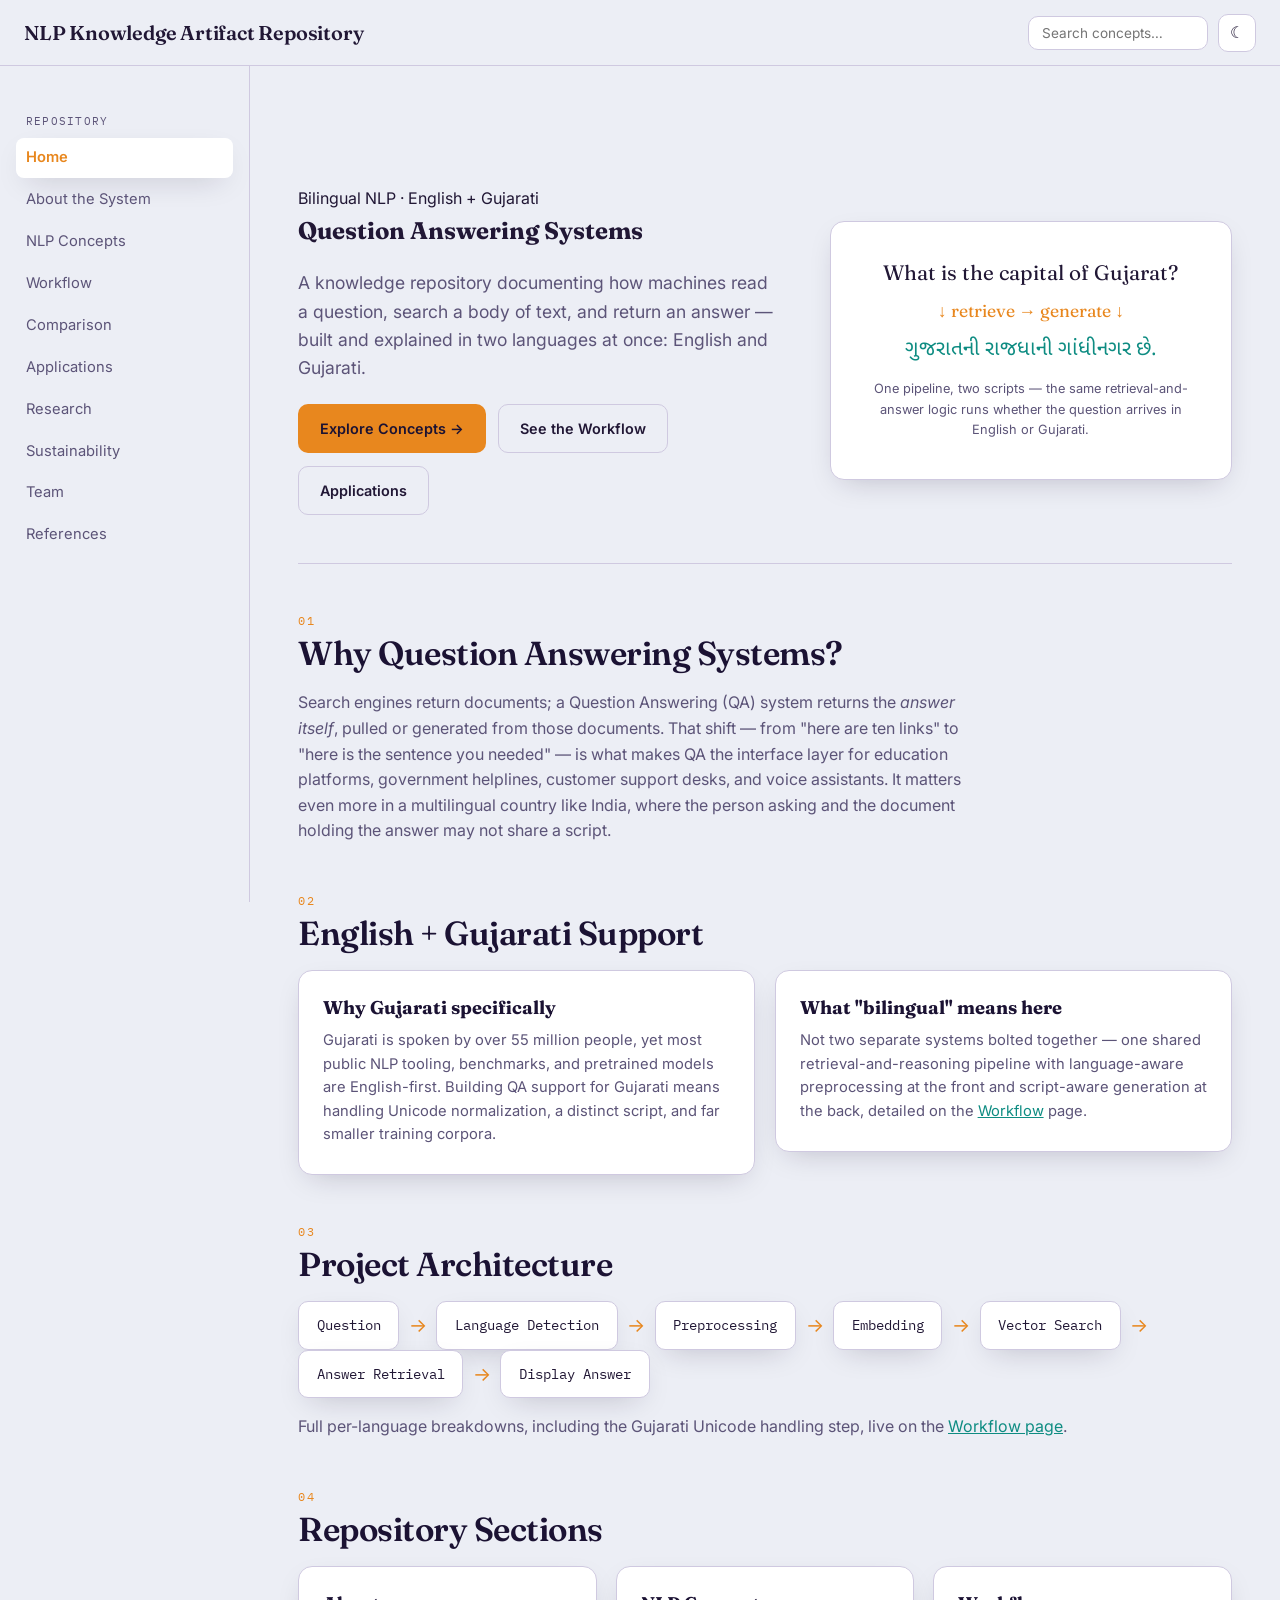
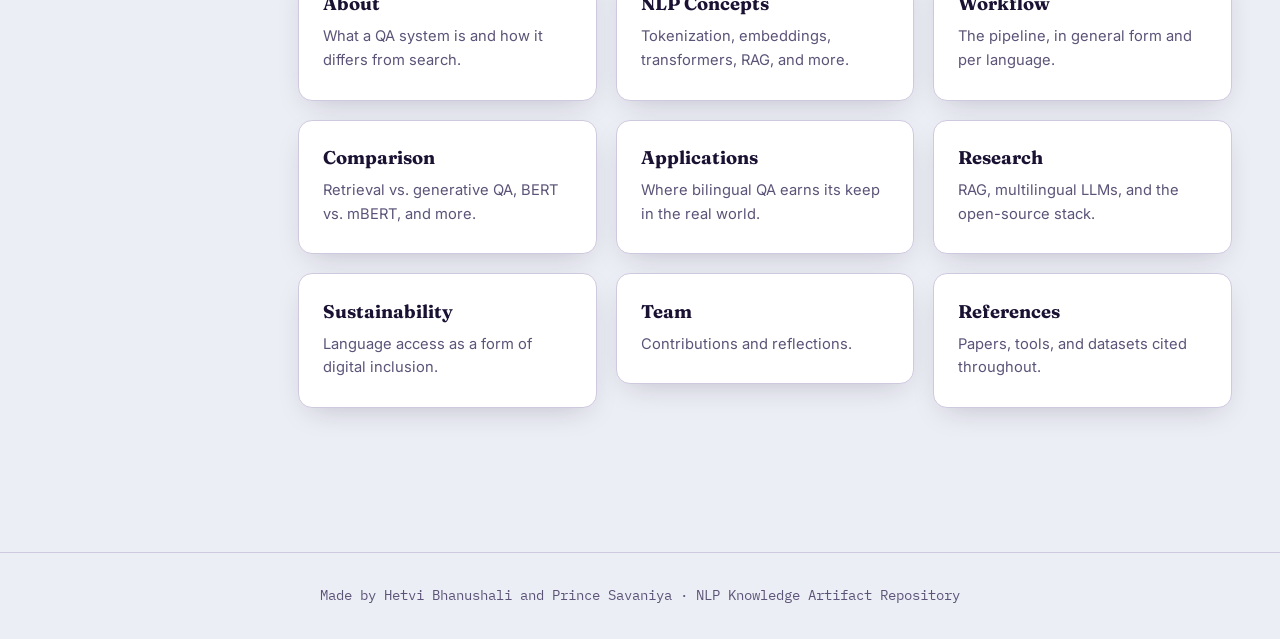
<file: index.html>
<!DOCTYPE html>
<html lang="en">

<head>
  <meta charset="UTF-8">
  <meta name="viewport" content="width=device-width, initial-scale=1.0">
  <title>Home</title>
  <meta name="description"
    content="A bilingual (English + Gujarati) Question Answering Systems knowledge repository — concepts, pipelines, comparisons, applications and research.">
  <link rel="preconnect" href="https://fonts.googleapis.com">
  <link rel="preconnect" href="https://fonts.gstatic.com" crossorigin>
  <link
    href="https://fonts.googleapis.com/css2?family=Fraunces:opsz,wght@9..144,400;9..144,600;9..144,700&family=Inter:wght@400;500;600;700&family=Noto+Sans+Gujarati:wght@400;500;600;700&family=IBM+Plex+Mono:wght@400;500&display=swap"
    rel="stylesheet">
  <link rel="stylesheet" href="./css/style.css">
</head>

<body>
  <div id="progress-bar"></div>
  <header class="topbar">
    <div style="display:flex;align-items:center;gap:.4rem;">
      <button id="nav-toggle" class="icon-btn" aria-label="Toggle navigation">☰</button>
      <a class="brand" href="./index.html">
        <span class="brand-en">NLP Knowledge Artifact Repository</span>
      </a>
    </div>
    <div class="topbar-tools">
      <input id="search-input" type="text" placeholder="Search concepts…" aria-label="Search">
      <button id="theme-toggle" class="icon-btn" aria-label="Toggle dark mode">☾</button>
    </div>
  </header>
  <div class="shell">
    <aside class="sidebar" id="sidebar">
      <div class="sidebar-heading">Repository</div>
      <nav>
        <a class="nav-link active" href="./index.html"><span class="en">Home</span></a>
        <a class="nav-link" href="./about.html"><span class="en">About the System</span></a>
        <a class="nav-link" href="./concepts.html"><span class="en">NLP Concepts</span></a>
        <a class="nav-link" href="./workflow.html"><span class="en">Workflow</span></a>
        <a class="nav-link" href="./comparison.html"><span class="en">Comparison</span></a>
        <a class="nav-link" href="./applications.html"><span class="en">Applications</span></a>
        <a class="nav-link" href="./research.html"><span class="en">Research</span></a>
        <a class="nav-link" href="./sustainability.html"><span class="en">Sustainability</span></a>
        <a class="nav-link" href="./team.html"><span class="en">Team</span></a>
        <a class="nav-link" href="./references.html"><span class="en">References</span></a>
      </nav>
    </aside>
    <main>

      <section class="hero">
        <div class="reveal">
          <span class="eyebrow">Bilingual NLP · English + Gujarati</span>
          <h1 class="lockup" style="border:none;padding:0;"><span style="font-family:var(--serif);">Question Answering
              Systems<span class="gu"></span></span></h1>
          <p class="lede">A knowledge repository documenting how machines read a question, search a body of text, and
            return an answer — built and explained in two languages at once: English and Gujarati.</p>
          <div class="hero-cta">
            <a class="btn btn-primary" href="concepts.html">Explore Concepts →</a>
            <a class="btn btn-ghost" href="workflow.html">See the Workflow</a>
            <a class="btn btn-ghost" href="applications.html">Applications</a>
          </div>
        </div>
        <div class="flow-box reveal">
          <div class="flow-row"><span>What is the capital of Gujarat?</span></div>
          <div class="flow-row"><span class="flow-arrow">↓ retrieve → generate ↓</span></div>
          <div class="flow-row"><span class="gu">ગુજરાતની રાજધાની ગાંધીનગર છે.</span></div>
          <p style="font-family:var(--sans); font-size:.8rem; color:var(--text-mute); margin-top:.8rem;">One pipeline,
            two scripts — the same retrieval-and-answer logic runs whether the question arrives in English or Gujarati.
          </p>
        </div>
      </section>

      <section class="reveal">
        <div class="lockup"><span class="eyebrow">01</span>
          <h2>Why Question Answering Systems?</h2>
        </div>
        <p style="max-width:70ch; color:var(--text-mute);">Search engines return documents; a Question Answering (QA)
          system returns the <em>answer itself</em>, pulled or generated from those documents. That shift — from "here
          are ten links" to "here is the sentence you needed" — is what makes QA the interface layer for education
          platforms, government helplines, customer support desks, and voice assistants. It matters even more in a
          multilingual country like India, where the person asking and the document holding the answer may not share a
          script.</p>
      </section>

      <section class="reveal">
        <div class="lockup"><span class="eyebrow">02</span>
          <h2>English + Gujarati Support</h2>
        </div>
        <div class="grid grid-2">
          <div class="card">
            <h3>Why Gujarati specifically</h3>
            <p>Gujarati is spoken by over 55 million people, yet most public NLP tooling, benchmarks, and pretrained
              models are English-first. Building QA support for Gujarati means handling Unicode normalization, a
              distinct script, and far smaller training corpora.</p>
          </div>
          <div class="card">
            <h3>What "bilingual" means here</h3>
            <p>Not two separate systems bolted together — one shared retrieval-and-reasoning pipeline with
              language-aware preprocessing at the front and script-aware generation at the back, detailed on the <a
                href="workflow.html">Workflow</a> page.</p>
          </div>
        </div>
      </section>

      <section class="reveal">
        <div class="lockup"><span class="eyebrow">03</span>
          <h2>Project Architecture</h2>
        </div>
        <div class="pipeline">
          <div class="pipe-step">Question</div><span class="pipe-arrow">→</span>
          <div class="pipe-step">Language Detection</div><span class="pipe-arrow">→</span>
          <div class="pipe-step">Preprocessing</div><span class="pipe-arrow">→</span>
          <div class="pipe-step">Embedding</div><span class="pipe-arrow">→</span>
          <div class="pipe-step">Vector Search</div><span class="pipe-arrow">→</span>
          <div class="pipe-step">Answer Retrieval</div><span class="pipe-arrow">→</span>
          <div class="pipe-step">Display Answer</div>
        </div>
        <p style="color:var(--text-mute);">Full per-language breakdowns, including the Gujarati Unicode handling step,
          live on the <a href="workflow.html">Workflow page</a>.</p>
      </section>

      <section class="reveal">
        <div class="lockup"><span class="eyebrow">04</span>
          <h2>Repository Sections<span class="gu"></span></h2>
        </div>
        <div class="grid grid-3">
          <a class="card" style="text-decoration:none;color:inherit;" href="about.html">
            <h3>About</h3>
            <p>What a QA system is and how it differs from search.</p>
          </a>
          <a class="card" style="text-decoration:none;color:inherit;" href="concepts.html">
            <h3>NLP Concepts</h3>
            <p>Tokenization, embeddings, transformers, RAG, and more.</p>
          </a>
          <a class="card" style="text-decoration:none;color:inherit;" href="workflow.html">
            <h3>Workflow</h3>
            <p>The pipeline, in general form and per language.</p>
          </a>
          <a class="card" style="text-decoration:none;color:inherit;" href="comparison.html">
            <h3>Comparison</h3>
            <p>Retrieval vs. generative QA, BERT vs. mBERT, and more.</p>
          </a>
          <a class="card" style="text-decoration:none;color:inherit;" href="applications.html">
            <h3>Applications</h3>
            <p>Where bilingual QA earns its keep in the real world.</p>
          </a>
          <a class="card" style="text-decoration:none;color:inherit;" href="research.html">
            <h3>Research</h3>
            <p>RAG, multilingual LLMs, and the open-source stack.</p>
          </a>
          <a class="card" style="text-decoration:none;color:inherit;" href="sustainability.html">
            <h3>Sustainability</h3>
            <p>Language access as a form of digital inclusion.</p>
          </a>
          <a class="card" style="text-decoration:none;color:inherit;" href="team.html">
            <h3>Team</h3>
            <p>Contributions and reflections.</p>
          </a>
          <a class="card" style="text-decoration:none;color:inherit;" href="references.html">
            <h3>References</h3>
            <p>Papers, tools, and datasets cited throughout.</p>
          </a>
        </div>
      </section>
    </main>
  </div>
  <footer>
    Made by Hetvi Bhanushali and Prince Savaniya · NLP Knowledge Artifact Repository
  </footer>
  <button id="top-btn" aria-label="Back to top">↑</button>
  <script src="./js/script.js"></script>
</body>

</html>
</file>
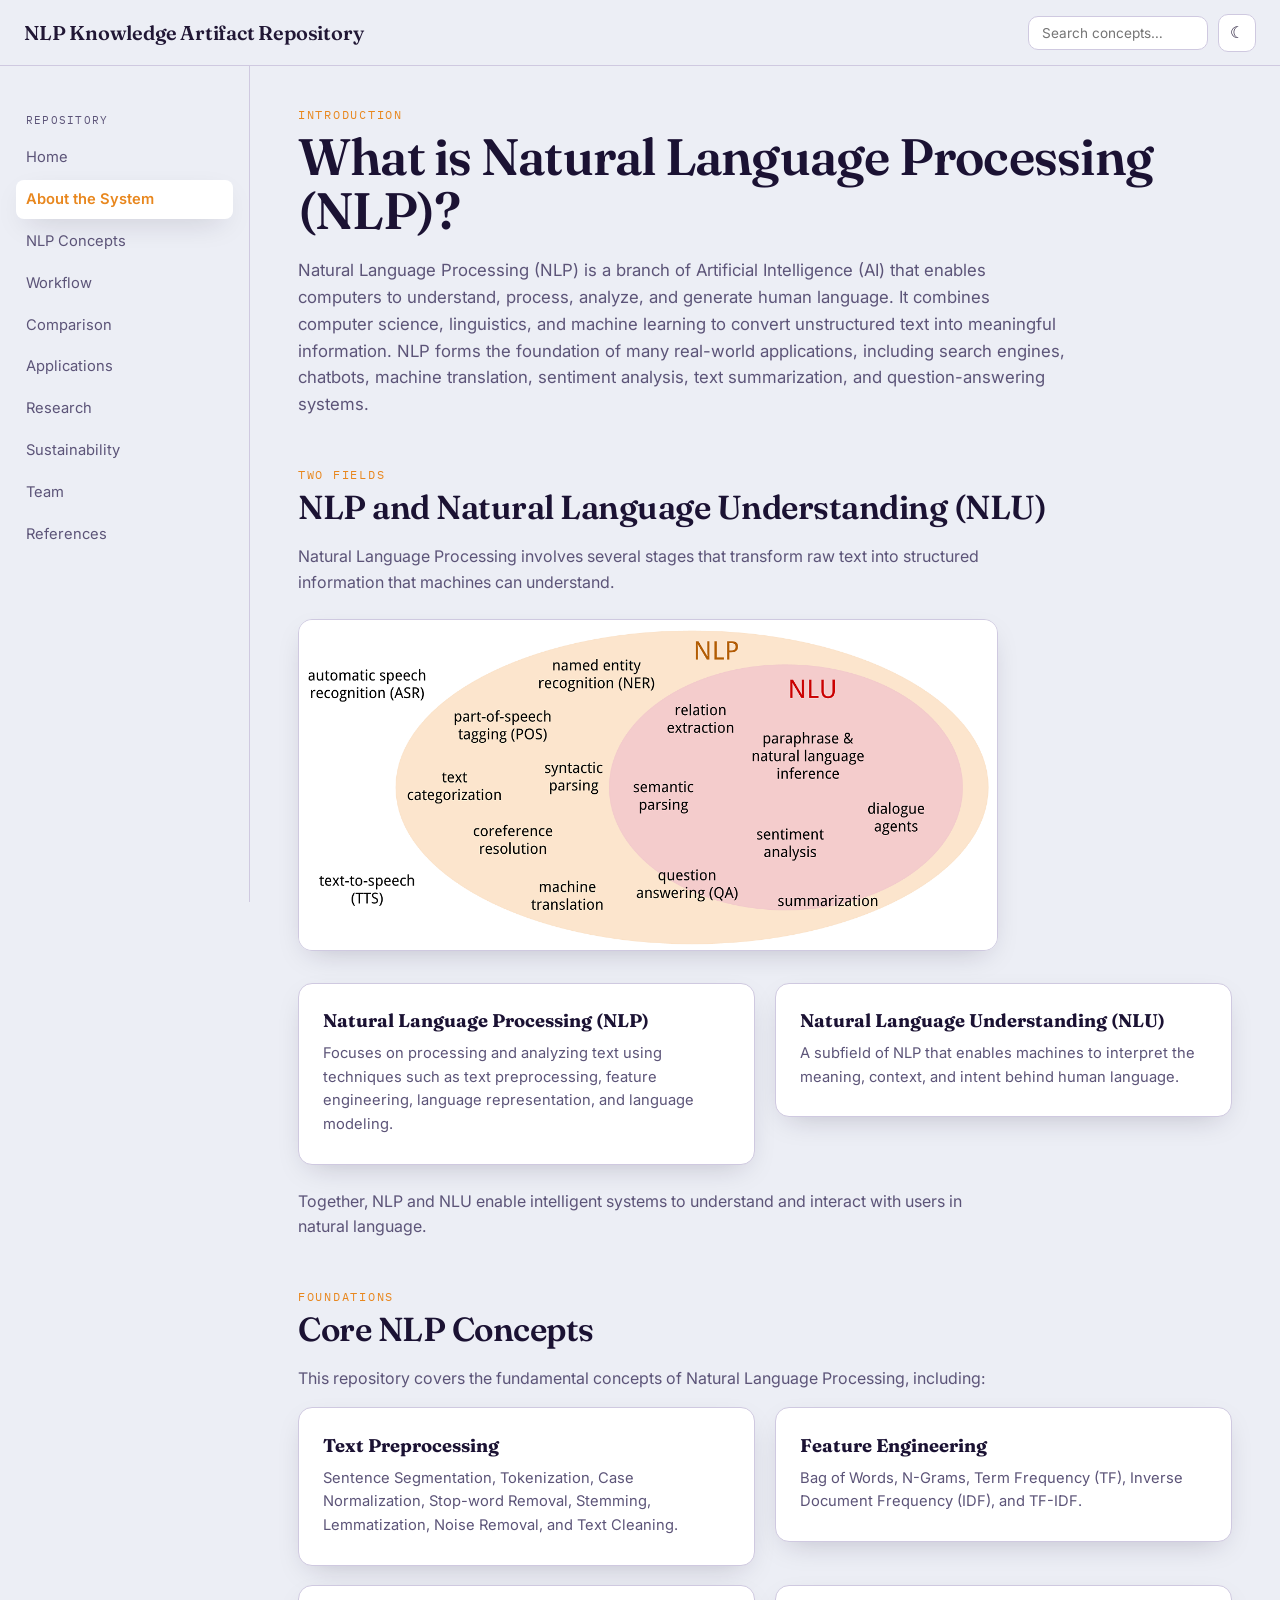
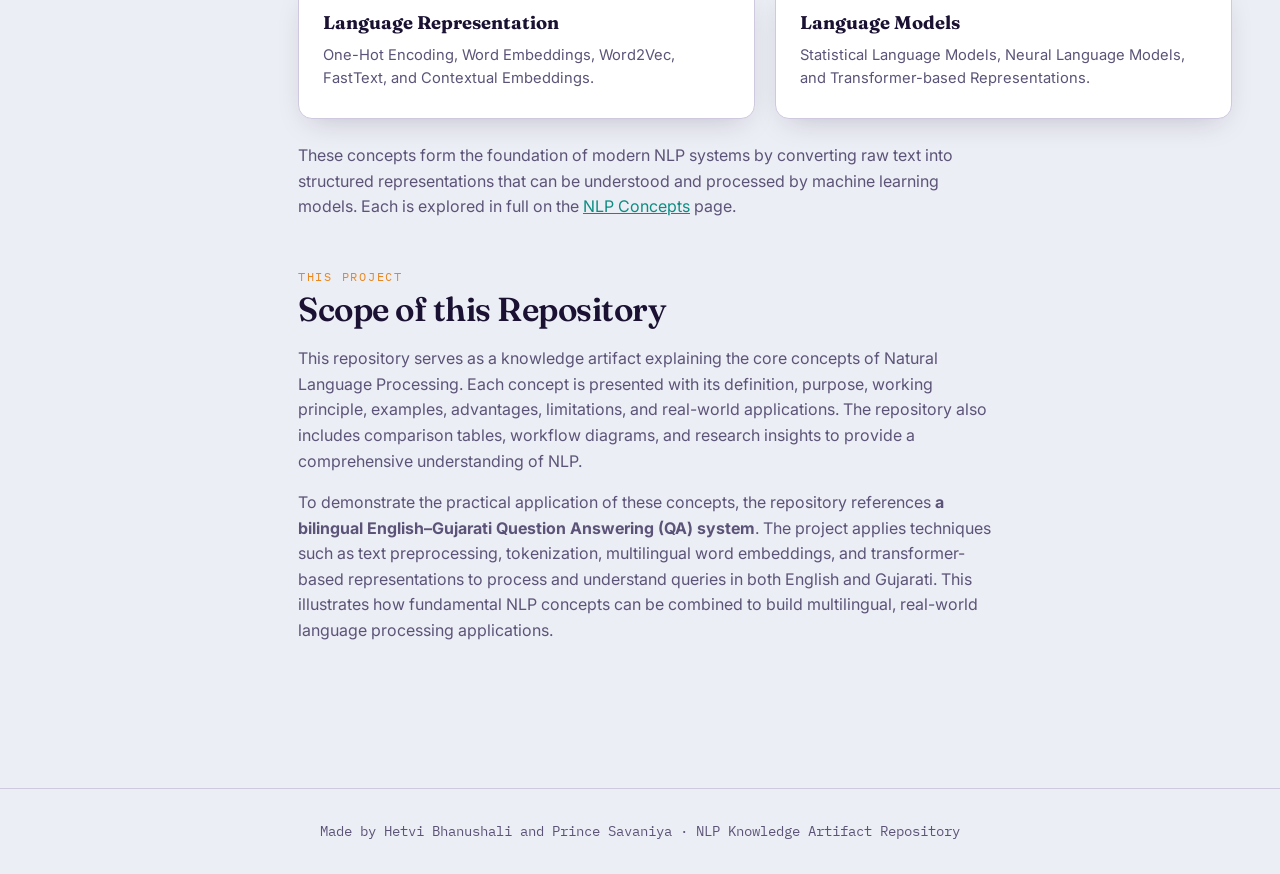
<file: about.html>
<!DOCTYPE html>
<html lang="en">

<head>
  <meta charset="UTF-8">
  <meta name="viewport" content="width=device-width, initial-scale=1.0">
  <title>About the System</title>
  <meta name="description"
    content="A bilingual (English + Gujarati) Question Answering Systems knowledge repository — concepts, pipelines, comparisons, applications and research.">
  <link rel="preconnect" href="https://fonts.googleapis.com">
  <link rel="preconnect" href="https://fonts.gstatic.com" crossorigin>
  <link
    href="https://fonts.googleapis.com/css2?family=Fraunces:opsz,wght@9..144,400;9..144,600;9..144,700&family=Inter:wght@400;500;600;700&family=Noto+Sans+Gujarati:wght@400;500;600;700&family=IBM+Plex+Mono:wght@400;500&display=swap"
    rel="stylesheet">
  <link rel="stylesheet" href="./css/style.css">
</head>

<body>
  <div id="progress-bar"></div>
  <header class="topbar">
    <div style="display:flex;align-items:center;gap:.4rem;">
      <button id="nav-toggle" class="icon-btn" aria-label="Toggle navigation">☰</button>
      <a class="brand" href="./index.html">
        <span class="brand-en">NLP Knowledge Artifact Repository</span>
      </a>
    </div>
    <div class="topbar-tools">
      <input id="search-input" type="text" placeholder="Search concepts…" aria-label="Search">
      <button id="theme-toggle" class="icon-btn" aria-label="Toggle dark mode">☾</button>
    </div>
  </header>
  <div class="shell">
    <aside class="sidebar" id="sidebar">
      <div class="sidebar-heading">Repository</div>
      <nav>
        <a class="nav-link" href="./index.html">Home</a>
        <a class="nav-link active" href="./about.html">About the System</a>
        <a class="nav-link" href="./concepts.html">NLP Concepts</a>
        <a class="nav-link" href="./workflow.html">Workflow</a>
        <a class="nav-link" href="./comparison.html">Comparison</a>
        <a class="nav-link" href="./applications.html">Applications</a>
        <a class="nav-link" href="./research.html">Research</a>
        <a class="nav-link" href="./sustainability.html">Sustainability</a>
        <a class="nav-link" href="./team.html">Team</a>
        <a class="nav-link" href="./references.html">References</a>
      </nav>
    </aside>
    <main>

      <div class="lockup"><span class="eyebrow">Introduction</span>
        <h1>What is Natural Language Processing (NLP)?</h1>
      </div>
      <p class="reveal" style="max-width:70ch; color:var(--text-mute); font-size:1.05rem;">Natural Language
        Processing (NLP) is a branch of Artificial Intelligence (AI) that enables computers to understand, process,
        analyze, and generate human language. It combines computer science, linguistics, and machine learning to
        convert unstructured text into meaningful information. NLP forms the foundation of many real-world
        applications, including search engines, chatbots, machine translation, sentiment analysis, text
        summarization, and question-answering systems.</p>

      <section class="reveal">
        <div class="lockup"><span class="eyebrow">Two fields</span>
          <h2>NLP and Natural Language Understanding (NLU)</h2>
        </div>
        <p style="max-width:70ch; color:var(--text-mute);">Natural Language Processing involves several stages that
          transform raw text into structured information that machines can understand.</p>

        <div class="reveal"
          style="margin: 1.5rem 0 2rem; border-radius: var(--radius); overflow: hidden; border: 1px solid var(--border); box-shadow: var(--shadow); max-width: 70ch;">
          <img src="assets/nlp%20&%20nlu.png" alt="NLP and NLU Overview"
            style="width: 100%; height: auto; display: block;">
        </div>

        <div class="grid grid-2">
          <div class="card">
            <h3>Natural Language Processing (NLP)</h3>
            <p>Focuses on processing and analyzing text using techniques such as text preprocessing, feature
              engineering, language representation, and language modeling.</p>
          </div>
          <div class="card">
            <h3>Natural Language Understanding (NLU)</h3>
            <p>A subfield of NLP that enables machines to interpret the meaning, context, and intent behind human
              language.</p>
          </div>
        </div>
        <p style="max-width:70ch; color:var(--text-mute); margin-top:1.5rem;">Together, NLP and NLU enable
          intelligent systems to understand and interact with users in natural language.</p>
      </section>

      <section class="reveal">
        <div class="lockup"><span class="eyebrow">Foundations</span>
          <h2>Core NLP Concepts</h2>
        </div>
        <p style="max-width:70ch; color:var(--text-mute);">This repository covers the fundamental concepts of Natural
          Language Processing, including:</p>

        <div class="grid grid-2">
          <div class="card">
            <h3>Text Preprocessing</h3>
            <p>Sentence Segmentation, Tokenization, Case Normalization, Stop-word Removal, Stemming, Lemmatization,
              Noise Removal, and Text Cleaning.</p>
          </div>
          <div class="card">
            <h3>Feature Engineering</h3>
            <p>Bag of Words, N-Grams, Term Frequency (TF), Inverse Document Frequency (IDF), and TF-IDF.</p>
          </div>
          <div class="card">
            <h3>Language Representation</h3>
            <p>One-Hot Encoding, Word Embeddings, Word2Vec, FastText, and Contextual Embeddings.</p>
          </div>
          <div class="card">
            <h3>Language Models</h3>
            <p>Statistical Language Models, Neural Language Models, and Transformer-based Representations.</p>
          </div>
        </div>
        <p style="max-width:70ch; color:var(--text-mute); margin-top:1.5rem;">These concepts form the foundation of
          modern NLP systems by converting raw text into structured representations that can be understood and
          processed by machine learning models. Each is explored in full on the <a href="concepts.html">NLP
            Concepts</a> page.</p>
      </section>

      <section class="reveal">
        <div class="lockup"><span class="eyebrow">This project</span>
          <h2>Scope of this Repository</h2>
        </div>
        <p style="max-width:70ch; color:var(--text-mute);">This repository serves as a knowledge artifact explaining
          the core concepts of Natural Language Processing. Each concept is presented with its definition, purpose,
          working principle, examples, advantages, limitations, and real-world applications. The repository also
          includes comparison tables, workflow diagrams, and research insights to provide a comprehensive
          understanding of NLP.</p>
        <p style="max-width:70ch; color:var(--text-mute); margin-top:1rem;">To demonstrate the practical application
          of these concepts, the repository references <strong> a bilingual English–Gujarati Question Answering (QA)
            system</strong>.
          The project applies techniques such as text preprocessing, tokenization, multilingual word embeddings, and
          transformer-based representations to process and understand queries in both English and Gujarati. This
          illustrates how fundamental NLP concepts can be combined to build multilingual, real-world language
          processing applications.</p>
      </section>
    </main>
  </div>
  <footer>
    Made by Hetvi Bhanushali and Prince Savaniya · NLP Knowledge Artifact Repository</footer>
  <button id="top-btn" aria-label="Back to top">↑</button>
  <script src="./js/script.js"></script>
</body>

</html>
</file>
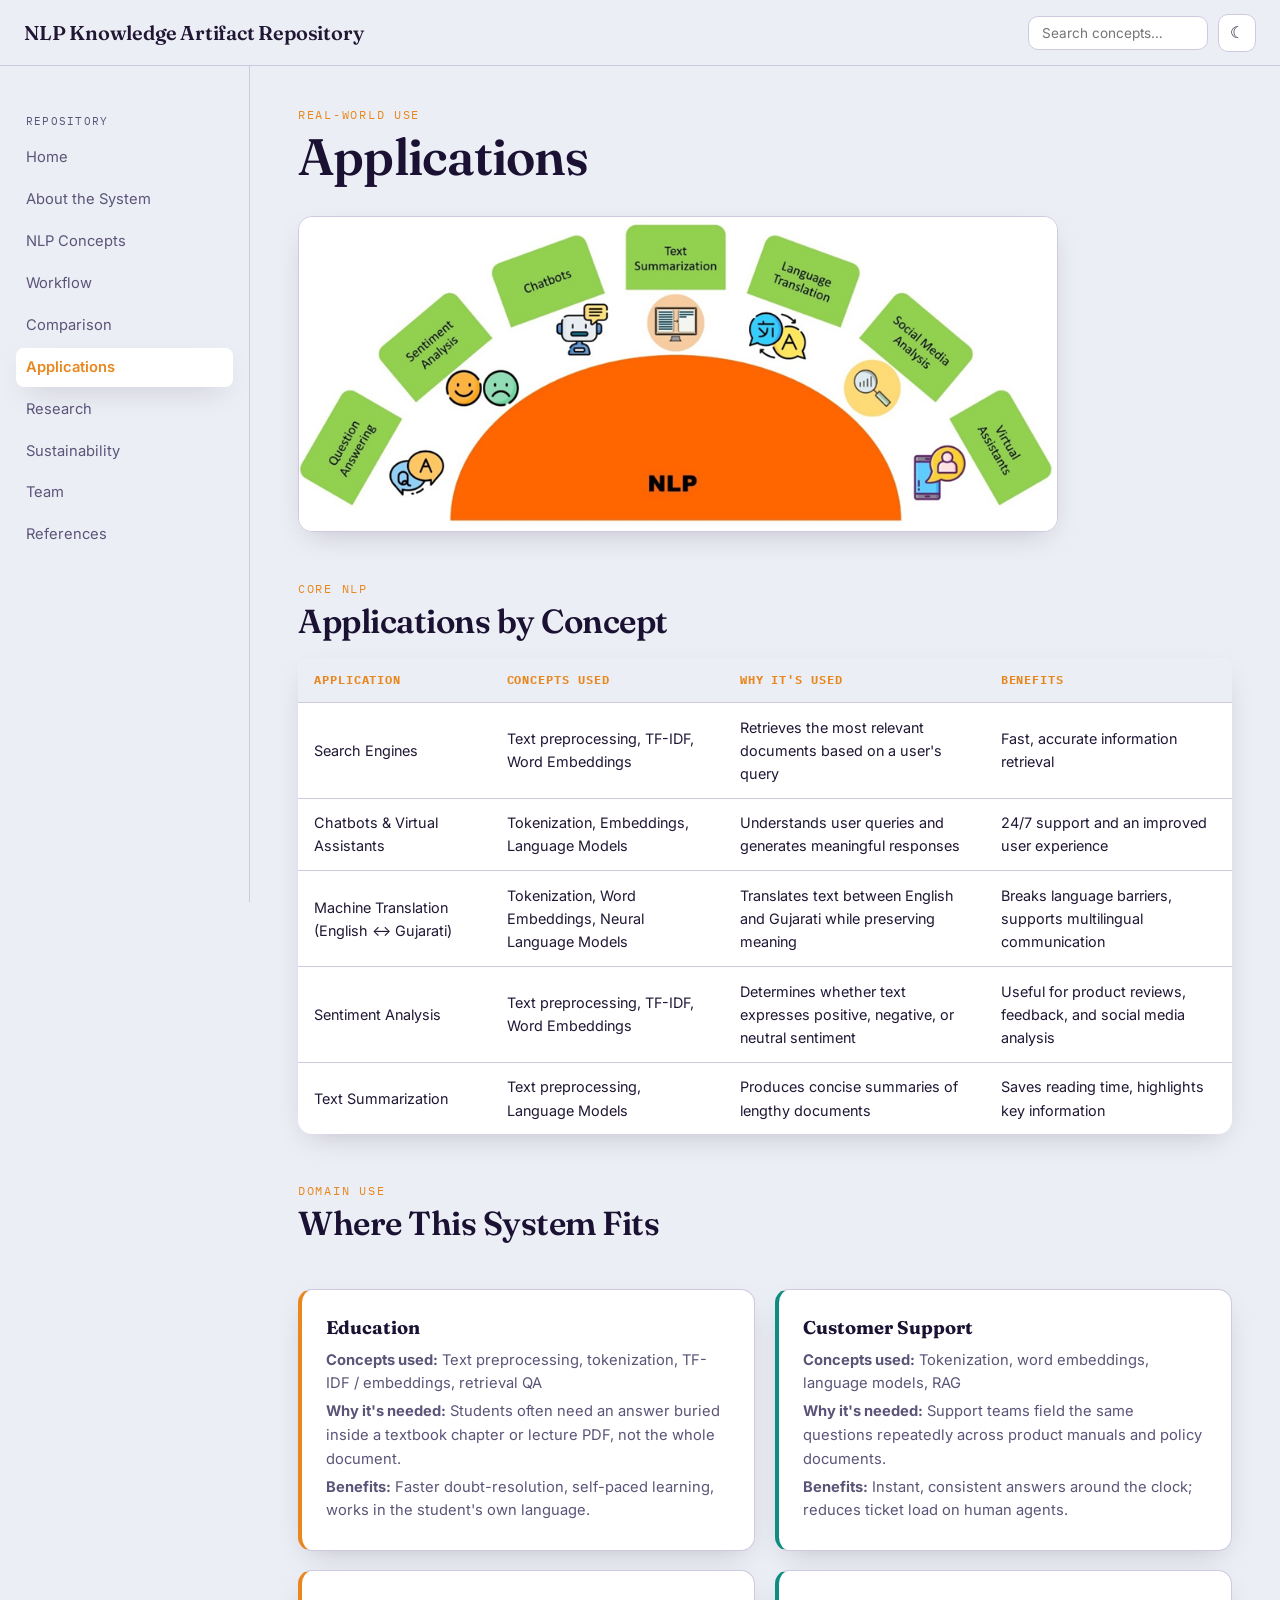
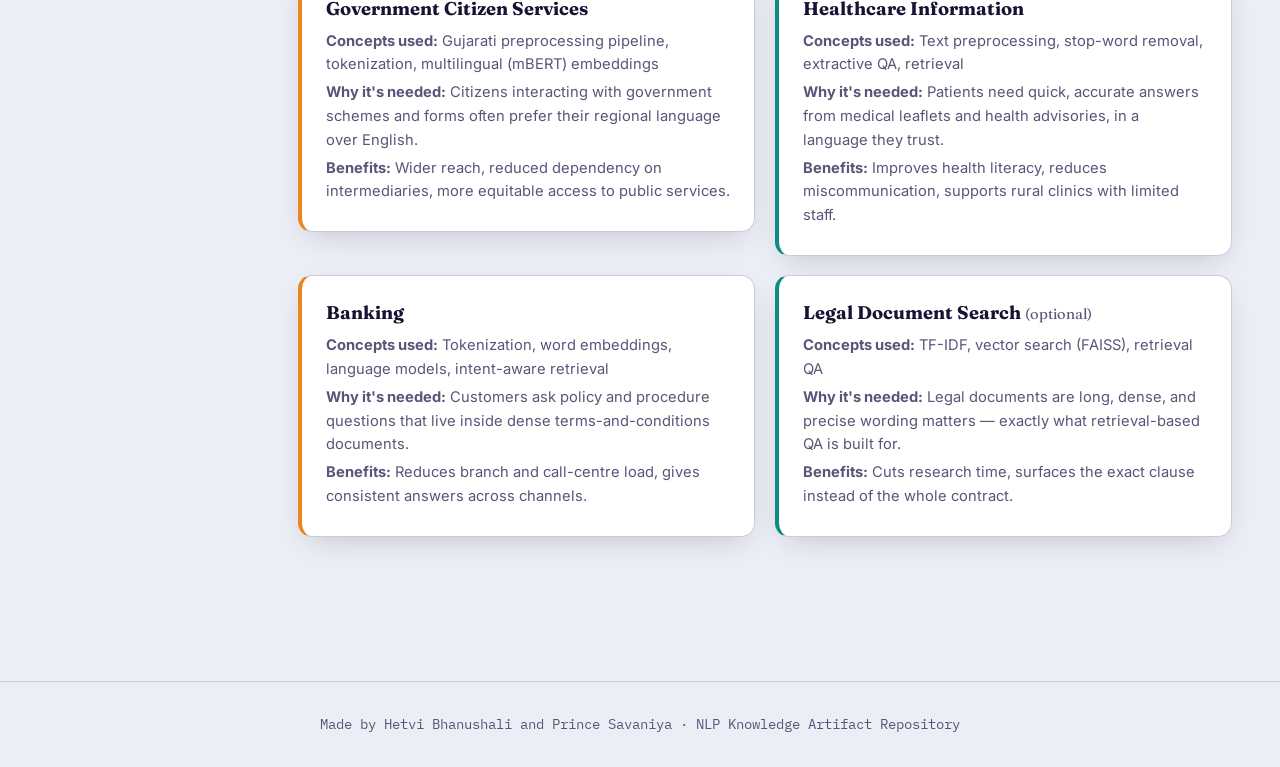
<file: applications.html>
<!DOCTYPE html>
<html lang="en">

<head>
  <meta charset="UTF-8">
  <meta name="viewport" content="width=device-width, initial-scale=1.0">
  <title>Applications</title>
  <meta name="description"
    content="A bilingual (English + Gujarati) Question Answering Systems knowledge repository — concepts, pipelines, comparisons, applications and research.">
  <link rel="preconnect" href="https://fonts.googleapis.com">
  <link rel="preconnect" href="https://fonts.gstatic.com" crossorigin>
  <link
    href="https://fonts.googleapis.com/css2?family=Fraunces:opsz,wght@9..144,400;9..144,600;9..144,700&family=Inter:wght@400;500;600;700&family=Noto+Sans+Gujarati:wght@400;500;600;700&family=IBM+Plex+Mono:wght@400;500&display=swap"
    rel="stylesheet">
  <link rel="stylesheet" href="./css/style.css">
</head>

<body>
  <div id="progress-bar"></div>
  <header class="topbar">
    <div style="display:flex;align-items:center;gap:.4rem;">
      <button id="nav-toggle" class="icon-btn" aria-label="Toggle navigation">☰</button>
      <a class="brand" href="./index.html">
        <span class="brand-en">NLP Knowledge Artifact Repository</span>
      </a>
    </div>
    <div class="topbar-tools">
      <input id="search-input" type="text" placeholder="Search concepts…" aria-label="Search">
      <button id="theme-toggle" class="icon-btn" aria-label="Toggle dark mode">☾</button>
    </div>
  </header>
  <div class="shell">
    <aside class="sidebar" id="sidebar">
      <div class="sidebar-heading">Repository</div>
      <nav>
        <a class="nav-link" href="./index.html">Home</a>
        <a class="nav-link" href="./about.html">About the System</a>
        <a class="nav-link" href="./concepts.html">NLP Concepts</a>
        <a class="nav-link" href="./workflow.html">Workflow</a>
        <a class="nav-link" href="./comparison.html">Comparison</a>
        <a class="nav-link active" href="./applications.html">Applications</a>
        <a class="nav-link" href="./research.html">Research</a>
        <a class="nav-link" href="./sustainability.html">Sustainability</a>
        <a class="nav-link" href="./team.html">Team</a>
        <a class="nav-link" href="./references.html">References</a>
      </nav>
    </aside>
    <main>

      <div class="lockup"><span class="eyebrow">Real-world use</span>
        <h1>Applications</h1>
      </div>

      <div class="reveal"
        style="margin: 2rem 0; border-radius: var(--radius); overflow: hidden; border: 1px solid var(--border); box-shadow: var(--shadow); max-width: 76ch;">
        <img src="assets/applications.png" alt="Real-world Applications Overview"
          style="width: 100%; height: auto; display: block;">
      </div>

      <section class="reveal">
        <div class="lockup"><span class="eyebrow">Core NLP</span>
          <h2>Applications by Concept</h2>
        </div>
        <table>
          <thead>
            <tr>
              <th>Application</th>
              <th>Concepts Used</th>
              <th>Why it's Used</th>
              <th>Benefits</th>
            </tr>
          </thead>
          <tbody>
            <tr>
              <td>Search Engines</td>
              <td>Text preprocessing, TF-IDF, Word Embeddings</td>
              <td>Retrieves the most relevant documents based on a user's query</td>
              <td>Fast, accurate information retrieval</td>
            </tr>
            <tr>
              <td>Chatbots &amp; Virtual Assistants</td>
              <td>Tokenization, Embeddings, Language Models</td>
              <td>Understands user queries and generates meaningful responses</td>
              <td>24/7 support and an improved user experience</td>
            </tr>
            <tr>
              <td>Machine Translation (English ↔ Gujarati)</td>
              <td>Tokenization, Word Embeddings, Neural Language Models</td>
              <td>Translates text between English and Gujarati while preserving meaning</td>
              <td>Breaks language barriers, supports multilingual communication</td>
            </tr>
            <tr>
              <td>Sentiment Analysis</td>
              <td>Text preprocessing, TF-IDF, Word Embeddings</td>
              <td>Determines whether text expresses positive, negative, or neutral sentiment</td>
              <td>Useful for product reviews, feedback, and social media analysis</td>
            </tr>
            <tr>
              <td>Text Summarization</td>
              <td>Text preprocessing, Language Models</td>
              <td>Produces concise summaries of lengthy documents</td>
              <td>Saves reading time, highlights key information</td>
            </tr>
          </tbody>
        </table>
      </section>

      <div class="lockup reveal" style="margin-top:2.5rem;"><span class="eyebrow">Domain use</span>
        <h2>Where This System Fits</h2>
      </div>

      <section class="grid grid-2">

        <div class="card app-card reveal">
          <h3>Education</h3>
          <p><strong>Concepts used:</strong> Text preprocessing, tokenization, TF-IDF / embeddings, retrieval QA</p>
          <p><strong>Why it's needed:</strong> Students often need an answer buried inside a textbook chapter or lecture
            PDF, not the whole document.</p>
          <p><strong>Benefits:</strong> Faster doubt-resolution, self-paced learning, works in the student's own
            language.</p>
        </div>


        <div class="card app-card alt reveal">
          <h3>Customer Support</h3>
          <p><strong>Concepts used:</strong> Tokenization, word embeddings, language models, RAG</p>
          <p><strong>Why it's needed:</strong> Support teams field the same questions repeatedly across product manuals
            and policy documents.</p>
          <p><strong>Benefits:</strong> Instant, consistent answers around the clock; reduces ticket load on human
            agents.</p>
        </div>


        <div class="card app-card reveal">
          <h3>Government Citizen Services</h3>
          <p><strong>Concepts used:</strong> Gujarati preprocessing pipeline, tokenization, multilingual (mBERT)
            embeddings</p>
          <p><strong>Why it's needed:</strong> Citizens interacting with government schemes and forms often prefer their
            regional language over English.</p>
          <p><strong>Benefits:</strong> Wider reach, reduced dependency on intermediaries, more equitable access to
            public services.</p>
        </div>


        <div class="card app-card alt reveal">
          <h3>Healthcare Information</h3>
          <p><strong>Concepts used:</strong> Text preprocessing, stop-word removal, extractive QA, retrieval</p>
          <p><strong>Why it's needed:</strong> Patients need quick, accurate answers from medical leaflets and health
            advisories, in a language they trust.</p>
          <p><strong>Benefits:</strong> Improves health literacy, reduces miscommunication, supports rural clinics with
            limited staff.</p>
        </div>


        <div class="card app-card reveal">
          <h3>Banking</h3>
          <p><strong>Concepts used:</strong> Tokenization, word embeddings, language models, intent-aware retrieval</p>
          <p><strong>Why it's needed:</strong> Customers ask policy and procedure questions that live inside dense
            terms-and-conditions documents.</p>
          <p><strong>Benefits:</strong> Reduces branch and call-centre load, gives consistent answers across channels.
          </p>
        </div>


        <div class="card app-card alt reveal">
          <h3>Legal Document Search <span
              style="font-weight:400; font-size:.8em; color:var(--text-mute);">(optional)</span></h3>
          <p><strong>Concepts used:</strong> TF-IDF, vector search (FAISS), retrieval QA</p>
          <p><strong>Why it's needed:</strong> Legal documents are long, dense, and precise wording matters — exactly
            what retrieval-based QA is built for.</p>
          <p><strong>Benefits:</strong> Cuts research time, surfaces the exact clause instead of the whole contract.</p>
        </div>

      </section>
    </main>
  </div>
  <footer>
    Made by Hetvi Bhanushali and Prince Savaniya · NLP Knowledge Artifact Repository</footer>
  <button id="top-btn" aria-label="Back to top">↑</button>
  <script src="./js/script.js"></script>
</body>

</html>
</file>
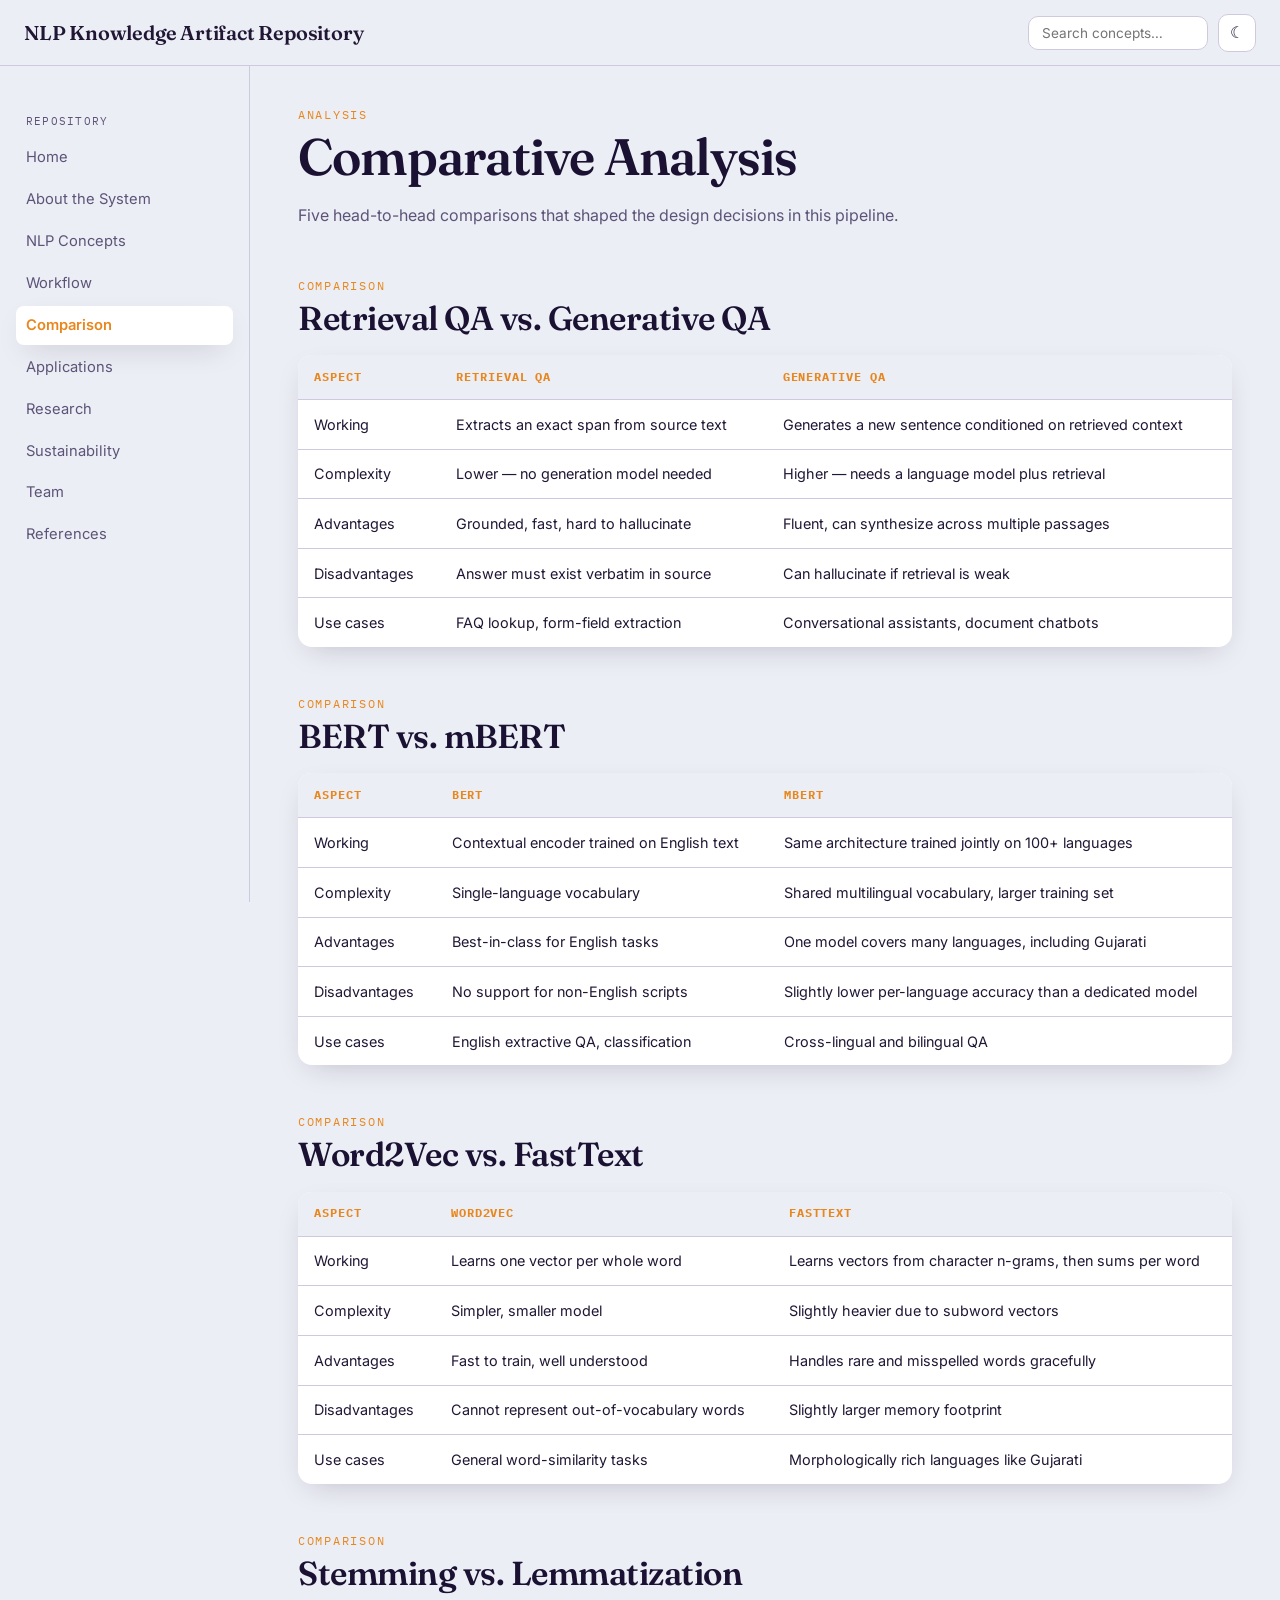
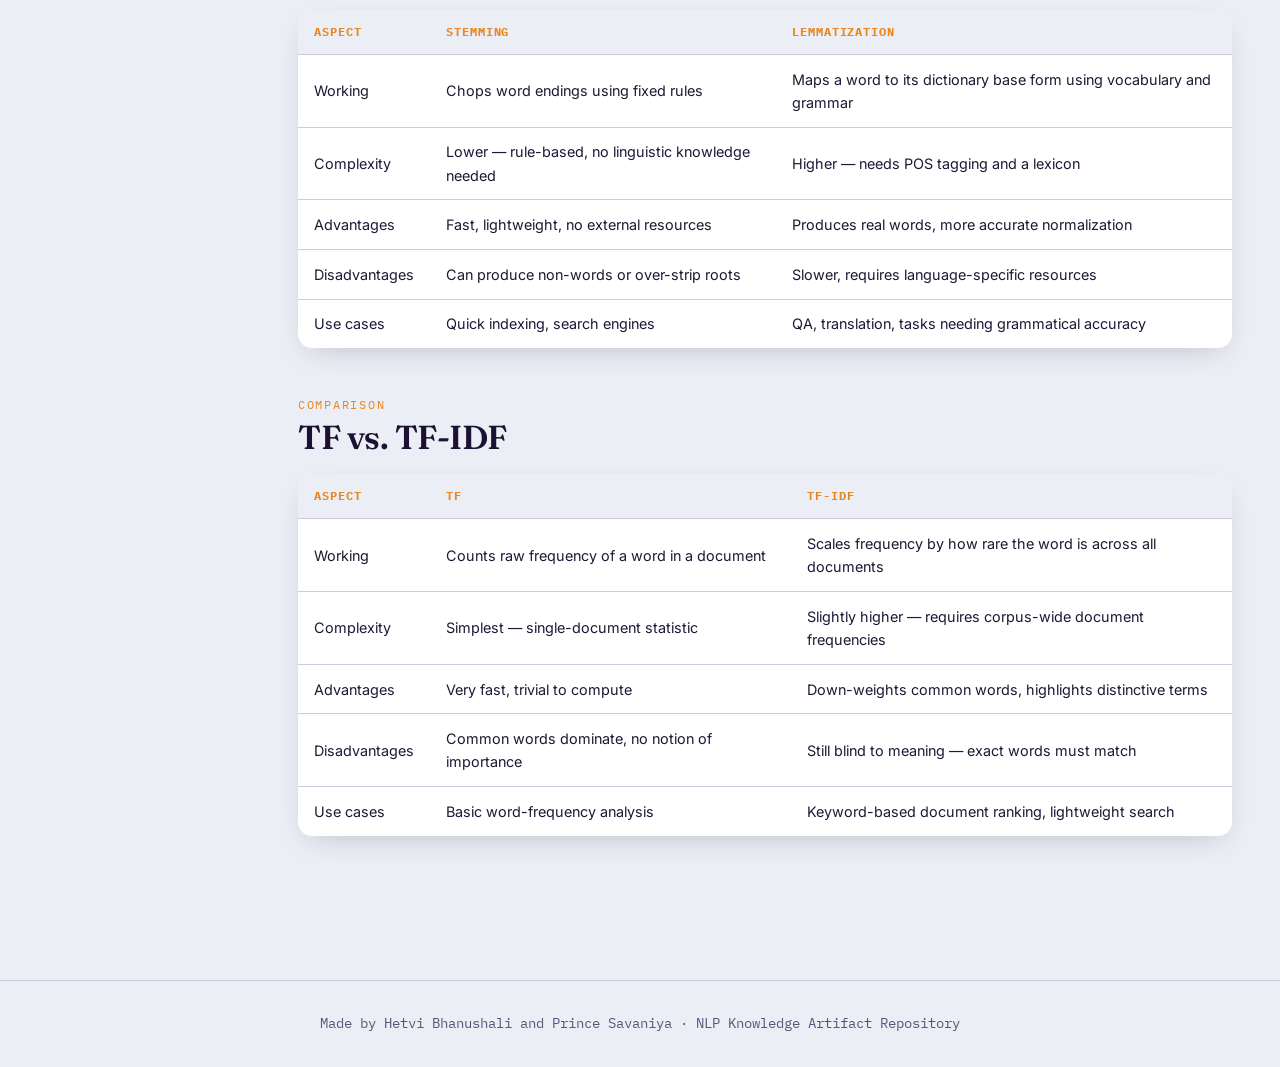
<file: comparison.html>
<!DOCTYPE html>
<html lang="en">

<head>
  <meta charset="UTF-8">
  <meta name="viewport" content="width=device-width, initial-scale=1.0">
  <title>Comparative Analysis</title>
  <meta name="description"
    content="A bilingual (English + Gujarati) Question Answering Systems knowledge repository — concepts, pipelines, comparisons, applications and research.">
  <link rel="preconnect" href="https://fonts.googleapis.com">
  <link rel="preconnect" href="https://fonts.gstatic.com" crossorigin>
  <link
    href="https://fonts.googleapis.com/css2?family=Fraunces:opsz,wght@9..144,400;9..144,600;9..144,700&family=Inter:wght@400;500;600;700&family=Noto+Sans+Gujarati:wght@400;500;600;700&family=IBM+Plex+Mono:wght@400;500&display=swap"
    rel="stylesheet">
  <link rel="stylesheet" href="./css/style.css">
</head>

<body>
  <div id="progress-bar"></div>
  <header class="topbar">
    <div style="display:flex;align-items:center;gap:.4rem;">
      <button id="nav-toggle" class="icon-btn" aria-label="Toggle navigation">☰</button>
      <a class="brand" href="./index.html">
        <span class="brand-en">NLP Knowledge Artifact Repository</span>
      </a>
    </div>
    <div class="topbar-tools">
      <input id="search-input" type="text" placeholder="Search concepts…" aria-label="Search">
      <button id="theme-toggle" class="icon-btn" aria-label="Toggle dark mode">☾</button>
    </div>
  </header>
  <div class="shell">
    <aside class="sidebar" id="sidebar">
      <div class="sidebar-heading">Repository</div>
      <nav>
        <a class="nav-link" href="./index.html">Home</a>
        <a class="nav-link" href="./about.html">About the System</a>
        <a class="nav-link" href="./concepts.html">NLP Concepts</a>
        <a class="nav-link" href="./workflow.html">Workflow</a>
        <a class="nav-link active" href="./comparison.html">Comparison</a>
        <a class="nav-link" href="./applications.html">Applications</a>
        <a class="nav-link" href="./research.html">Research</a>
        <a class="nav-link" href="./sustainability.html">Sustainability</a>
        <a class="nav-link" href="./team.html">Team</a>
        <a class="nav-link" href="./references.html">References</a>
      </nav>
    </aside>
    <main>

      <div class="lockup"><span class="eyebrow">Analysis</span>
        <h1>Comparative Analysis</h1>
      </div>
      <p class="reveal" style="max-width:70ch; color:var(--text-mute);">Five head-to-head comparisons that shaped the
        design decisions in this pipeline.</p>


      <section class="reveal">
        <div class="lockup"><span class="eyebrow">Comparison</span>
          <h2>Retrieval QA vs. Generative QA</h2>
        </div>
        <table>
          <thead>
            <tr>
              <th>Aspect</th>
              <th>Retrieval QA</th>
              <th>Generative QA</th>
            </tr>
          </thead>
          <tbody>
            <tr>
              <td>Working</td>
              <td>Extracts an exact span from source text</td>
              <td>Generates a new sentence conditioned on retrieved context</td>
            </tr>
            <tr>
              <td>Complexity</td>
              <td>Lower — no generation model needed</td>
              <td>Higher — needs a language model plus retrieval</td>
            </tr>
            <tr>
              <td>Advantages</td>
              <td>Grounded, fast, hard to hallucinate</td>
              <td>Fluent, can synthesize across multiple passages</td>
            </tr>
            <tr>
              <td>Disadvantages</td>
              <td>Answer must exist verbatim in source</td>
              <td>Can hallucinate if retrieval is weak</td>
            </tr>
            <tr>
              <td>Use cases</td>
              <td>FAQ lookup, form-field extraction</td>
              <td>Conversational assistants, document chatbots</td>
            </tr>
          </tbody>
        </table>
      </section>



      <section class="reveal">
        <div class="lockup"><span class="eyebrow">Comparison</span>
          <h2>BERT vs. mBERT</h2>
        </div>
        <table>
          <thead>
            <tr>
              <th>Aspect</th>
              <th>BERT</th>
              <th>mBERT</th>
            </tr>
          </thead>
          <tbody>
            <tr>
              <td>Working</td>
              <td>Contextual encoder trained on English text</td>
              <td>Same architecture trained jointly on 100+ languages</td>
            </tr>
            <tr>
              <td>Complexity</td>
              <td>Single-language vocabulary</td>
              <td>Shared multilingual vocabulary, larger training set</td>
            </tr>
            <tr>
              <td>Advantages</td>
              <td>Best-in-class for English tasks</td>
              <td>One model covers many languages, including Gujarati</td>
            </tr>
            <tr>
              <td>Disadvantages</td>
              <td>No support for non-English scripts</td>
              <td>Slightly lower per-language accuracy than a dedicated model</td>
            </tr>
            <tr>
              <td>Use cases</td>
              <td>English extractive QA, classification</td>
              <td>Cross-lingual and bilingual QA</td>
            </tr>
          </tbody>
        </table>
      </section>



      <section class="reveal">
        <div class="lockup"><span class="eyebrow">Comparison</span>
          <h2>Word2Vec vs. FastText</h2>
        </div>
        <table>
          <thead>
            <tr>
              <th>Aspect</th>
              <th>Word2Vec</th>
              <th>FastText</th>
            </tr>
          </thead>
          <tbody>
            <tr>
              <td>Working</td>
              <td>Learns one vector per whole word</td>
              <td>Learns vectors from character n-grams, then sums per word</td>
            </tr>
            <tr>
              <td>Complexity</td>
              <td>Simpler, smaller model</td>
              <td>Slightly heavier due to subword vectors</td>
            </tr>
            <tr>
              <td>Advantages</td>
              <td>Fast to train, well understood</td>
              <td>Handles rare and misspelled words gracefully</td>
            </tr>
            <tr>
              <td>Disadvantages</td>
              <td>Cannot represent out-of-vocabulary words</td>
              <td>Slightly larger memory footprint</td>
            </tr>
            <tr>
              <td>Use cases</td>
              <td>General word-similarity tasks</td>
              <td>Morphologically rich languages like Gujarati</td>
            </tr>
          </tbody>
        </table>
      </section>



      <section class="reveal">
        <div class="lockup"><span class="eyebrow">Comparison</span>
          <h2>Stemming vs. Lemmatization</h2>
        </div>
        <table>
          <thead>
            <tr>
              <th>Aspect</th>
              <th>Stemming</th>
              <th>Lemmatization</th>
            </tr>
          </thead>
          <tbody>
            <tr>
              <td>Working</td>
              <td>Chops word endings using fixed rules</td>
              <td>Maps a word to its dictionary base form using vocabulary and grammar</td>
            </tr>
            <tr>
              <td>Complexity</td>
              <td>Lower — rule-based, no linguistic knowledge needed</td>
              <td>Higher — needs POS tagging and a lexicon</td>
            </tr>
            <tr>
              <td>Advantages</td>
              <td>Fast, lightweight, no external resources</td>
              <td>Produces real words, more accurate normalization</td>
            </tr>
            <tr>
              <td>Disadvantages</td>
              <td>Can produce non-words or over-strip roots</td>
              <td>Slower, requires language-specific resources</td>
            </tr>
            <tr>
              <td>Use cases</td>
              <td>Quick indexing, search engines</td>
              <td>QA, translation, tasks needing grammatical accuracy</td>
            </tr>
          </tbody>
        </table>
      </section>



      <section class="reveal">
        <div class="lockup"><span class="eyebrow">Comparison</span>
          <h2>TF vs. TF-IDF</h2>
        </div>
        <table>
          <thead>
            <tr>
              <th>Aspect</th>
              <th>TF</th>
              <th>TF-IDF</th>
            </tr>
          </thead>
          <tbody>
            <tr>
              <td>Working</td>
              <td>Counts raw frequency of a word in a document</td>
              <td>Scales frequency by how rare the word is across all documents</td>
            </tr>
            <tr>
              <td>Complexity</td>
              <td>Simplest — single-document statistic</td>
              <td>Slightly higher — requires corpus-wide document frequencies</td>
            </tr>
            <tr>
              <td>Advantages</td>
              <td>Very fast, trivial to compute</td>
              <td>Down-weights common words, highlights distinctive terms</td>
            </tr>
            <tr>
              <td>Disadvantages</td>
              <td>Common words dominate, no notion of importance</td>
              <td>Still blind to meaning — exact words must match</td>
            </tr>
            <tr>
              <td>Use cases</td>
              <td>Basic word-frequency analysis</td>
              <td>Keyword-based document ranking, lightweight search</td>
            </tr>
          </tbody>
        </table>
      </section>

    </main>
  </div>
  <footer>
    Made by Hetvi Bhanushali and Prince Savaniya · NLP Knowledge Artifact Repository</footer>
  <button id="top-btn" aria-label="Back to top">↑</button>
  <script src="./js/script.js"></script>
</body>

</html>
</file>
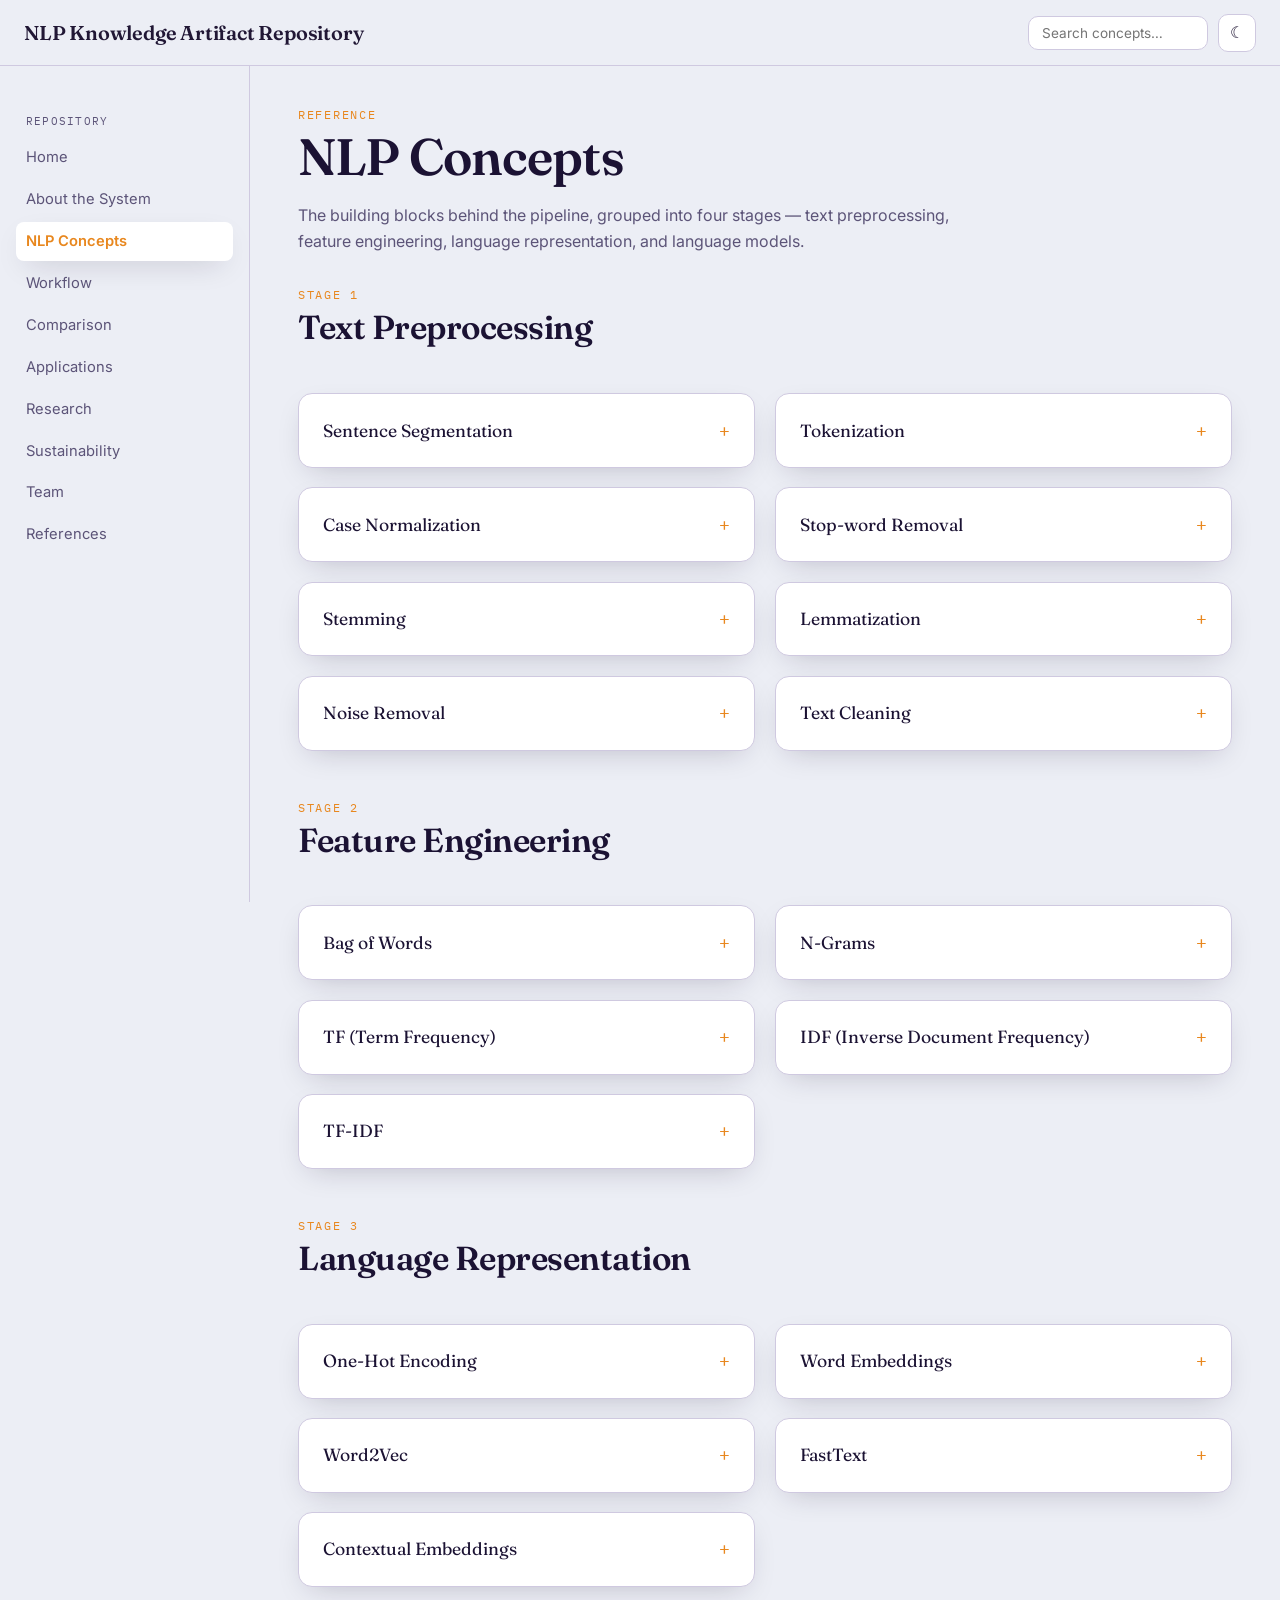
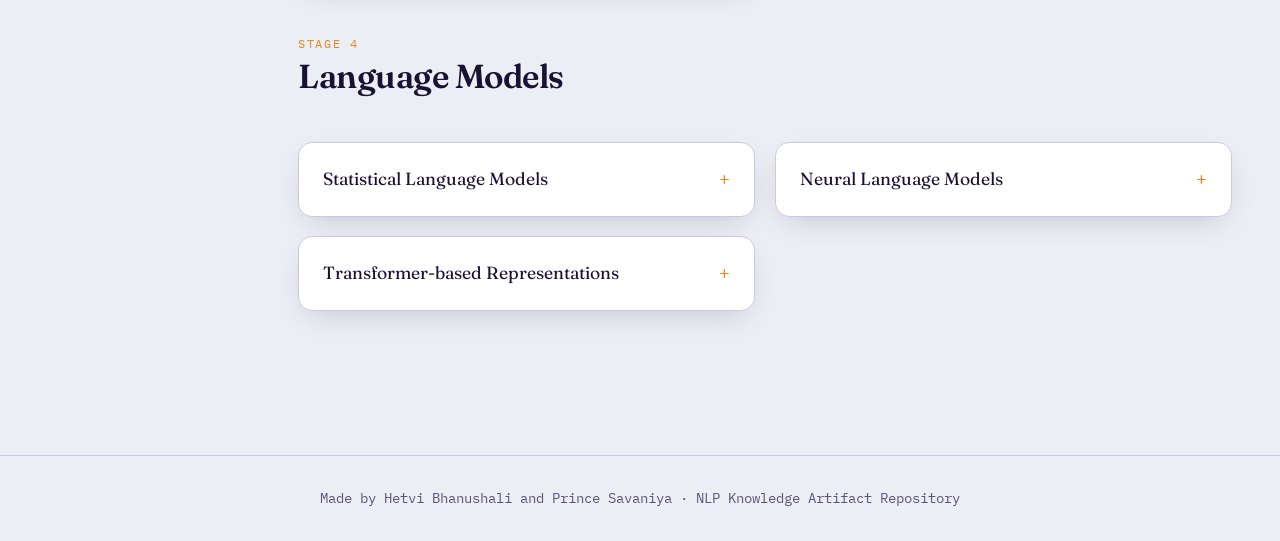
<file: concepts.html>
<!DOCTYPE html>
<html lang="en">

<head>
  <meta charset="UTF-8">
  <meta name="viewport" content="width=device-width, initial-scale=1.0">
  <title>NLP Concepts</title>
  <meta name="description"
    content="A bilingual (English + Gujarati) Question Answering Systems knowledge repository — concepts, pipelines, comparisons, applications and research.">
  <link rel="preconnect" href="https://fonts.googleapis.com">
  <link rel="preconnect" href="https://fonts.gstatic.com" crossorigin>
  <link
    href="https://fonts.googleapis.com/css2?family=Fraunces:opsz,wght@9..144,400;9..144,600;9..144,700&family=Inter:wght@400;500;600;700&family=Noto+Sans+Gujarati:wght@400;500;600;700&family=IBM+Plex+Mono:wght@400;500&display=swap"
    rel="stylesheet">
  <link rel="stylesheet" href="./css/style.css">
</head>

<body>
  <div id="progress-bar"></div>
  <header class="topbar">
    <div style="display:flex;align-items:center;gap:.4rem;">
      <button id="nav-toggle" class="icon-btn" aria-label="Toggle navigation">☰</button>
      <a class="brand" href="./index.html">
        <span class="brand-en">NLP Knowledge Artifact Repository</span>
      </a>
    </div>
    <div class="topbar-tools">
      <input id="search-input" type="text" placeholder="Search concepts…" aria-label="Search">
      <button id="theme-toggle" class="icon-btn" aria-label="Toggle dark mode">☾</button>
    </div>
  </header>
  <div class="shell">
    <aside class="sidebar" id="sidebar">
      <div class="sidebar-heading">Repository</div>
      <nav>
        <a class="nav-link" href="./index.html">Home</a>
        <a class="nav-link" href="./about.html">About the System</a>
        <a class="nav-link active" href="./concepts.html">NLP Concepts</a>
        <a class="nav-link" href="./workflow.html">Workflow</a>
        <a class="nav-link" href="./comparison.html">Comparison</a>
        <a class="nav-link" href="./applications.html">Applications</a>
        <a class="nav-link" href="./research.html">Research</a>
        <a class="nav-link" href="./sustainability.html">Sustainability</a>
        <a class="nav-link" href="./team.html">Team</a>
        <a class="nav-link" href="./references.html">References</a>
      </nav>
    </aside>
    <main>

      <div class="lockup"><span class="eyebrow">Reference</span>
        <h1>NLP Concepts</h1>
      </div>
      <p class="reveal" style="max-width:70ch; color:var(--text-mute);">The building blocks behind the pipeline,
        grouped into four stages — text preprocessing, feature engineering, language representation, and language
        models.</p>
      <div class="lockup reveal" style="margin-top:2rem;"><span class="eyebrow">Stage 1</span>
        <h2>Text Preprocessing</h2>
      </div>
      <section class="grid grid-2 reveal">

        <details class="card"
          data-search="Sentence Segmentation Dividing a block of text into individual sentences. Many downstream steps operate per sentence, so splitting text at sentence boundaries keeps units meaningful. Rule-based or model-based boundary detection using punctuation, abbreviation lists, and capitalization cues in English, or sentence-ending punctuation in Gujarati. A long Gujarati paragraph answer is segmented into sentences before being scored for relevance to the question.">
          <summary>Sentence Segmentation</summary>
          <dl>
            <dt>Definition</dt>
            <dd>Dividing a block of text into individual sentences.</dd>
            <dt>Purpose</dt>
            <dd>Many downstream steps — tokenization, embeddings — operate per sentence, so splitting text at sentence
              boundaries keeps each processing unit meaningful.</dd>
            <dt>How it works</dt>
            <dd>Rule-based or model-based boundary detection using punctuation, abbreviation lists, and capitalization
              cues for English, or sentence-ending punctuation for Gujarati.</dd>
            <dt>Example</dt>
            <dd>In our bilingual English–Gujarati QA system, a long Gujarati paragraph answer is segmented into
              sentences before being scored for relevance to the question.</dd>
            <dt>Advantages</dt>
            <dd>Keeps context units coherent; simplifies later processing.</dd>
            <dt>Limitations</dt>
            <dd>Abbreviations and non-standard punctuation can cause false splits, especially across scripts.</dd>
            <dt>Applications</dt>
            <dd>Summarization, sentence-level retrieval, translation.</dd>
          </dl>
        </details>


        <details class="card"
          data-search="Tokenization Splitting raw text into smaller units — words, subwords, or characters — that a model can process. Neural networks operate on numbers, not text; tokenization is the first translation step. A tokenizer applies rules or a learned vocabulary to break text into tokens, then maps each token to an ID. In our bilingual English–Gujarati QA system, tokenization separates English words and Gujarati script into individual tokens before feature extraction.">
          <summary>Tokenization</summary>
          <dl>
            <dt>Definition</dt>
            <dd>Splitting raw text into smaller units — words, subwords, or characters — that a model can process.</dd>
            <dt>Purpose</dt>
            <dd>Neural networks operate on numbers, not text; tokenization is the first translation step.</dd>
            <dt>How it works</dt>
            <dd>A tokenizer applies rules or a learned vocabulary (e.g. Byte-Pair Encoding) to break text into tokens,
              then maps each token to an ID.</dd>
            <dt>Example</dt>
            <dd>In our bilingual English–Gujarati QA system, tokenization separates English words and Gujarati script
              into individual tokens before feature extraction.</dd>
            <dt>Advantages</dt>
            <dd>Handles rare and compound words gracefully via subwords.</dd>
            <dt>Limitations</dt>
            <dd>Script-specific quirks (like Gujarati conjuncts) need tokenizers trained on that script, not borrowed
              from English.</dd>
            <dt>Applications</dt>
            <dd>Every step downstream: feature extraction, embeddings, search.</dd>
          </dl>
        </details>


        <details class="card"
          data-search="Case Normalization Standardizing letter casing across text so the same word in different cases is treated identically. Prevents the same word in different cases from being treated as different tokens. Lowercasing applies to English text; Gujarati has no case distinction, so this step is skipped on the Gujarati path. Gandhinagar and gandhinagar are normalized to the same token before English feature extraction.">
          <summary>Case Normalization</summary>
          <dl>
            <dt>Definition</dt>
            <dd>Standardizing letter casing (uppercase/lowercase) across text.</dd>
            <dt>Purpose</dt>
            <dd>Prevents the same word in different cases from being treated as different tokens.</dd>
            <dt>How it works</dt>
            <dd>Lowercasing applies to English text; Gujarati has no case distinction, so this step is skipped
              entirely on the Gujarati path.</dd>
            <dt>Example</dt>
            <dd>In our system, "Gandhinagar" and "gandhinagar" are normalized to the same token before English feature
              extraction, while Gujarati text bypasses this step.</dd>
            <dt>Advantages</dt>
            <dd>Reduces vocabulary size, improves matching consistency.</dd>
            <dt>Limitations</dt>
            <dd>Can lose meaningful distinctions, such as proper nouns or acronyms, if applied carelessly.</dd>
            <dt>Applications</dt>
            <dd>Search, TF-IDF, keyword matching.</dd>
          </dl>
        </details>


        <details class="card"
          data-search="Stop-word Removal Removing common, low-information words like the, is, and and before further processing. Focuses downstream steps on words that carry more meaning, and shrinks the vocabulary. Words are checked against a language-specific stop-word list and dropped. The system uses a separate English and Gujarati stop-word list so common words are filtered from each language's pipeline.">
          <summary>Stop-word Removal</summary>
          <dl>
            <dt>Definition</dt>
            <dd>Removing common, low-information words (like "the", "is", "and") before further processing.</dd>
            <dt>Purpose</dt>
            <dd>Focuses downstream steps on words that carry more meaning, and shrinks the vocabulary.</dd>
            <dt>How it works</dt>
            <dd>Words are checked against a language-specific stop-word list and dropped.</dd>
            <dt>Example</dt>
            <dd>Our bilingual system uses a separate English and Gujarati stop-word list, so common function words are
              filtered from each language's path independently.</dd>
            <dt>Advantages</dt>
            <dd>Reduces noise and computation for frequency-based methods like TF-IDF.</dd>
            <dt>Limitations</dt>
            <dd>Can remove words that matter for question phrasing (e.g. negations like "not").</dd>
            <dt>Applications</dt>
            <dd>TF-IDF, search indexing, classification.</dd>
          </dl>
        </details>


        <details class="card"
          data-search="Stemming Cutting a word down to an approximate root form using fixed rules. Groups related word forms together without needing a dictionary. Rule-based suffix stripping removes common inflectional endings. The Gujarati path in the pipeline uses stemming, since lightweight rule-based stripping is easier to build for Gujarati morphology than a full lemmatizer.">
          <summary>Stemming</summary>
          <dl>
            <dt>Definition</dt>
            <dd>Cutting a word down to an approximate root form using fixed rules.</dd>
            <dt>Purpose</dt>
            <dd>Groups related word forms together without needing a dictionary.</dd>
            <dt>How it works</dt>
            <dd>Rule-based suffix stripping (e.g. removing "-ing", "-ed", or Gujarati inflectional endings).</dd>
            <dt>Example</dt>
            <dd>The Gujarati path in our pipeline uses stemming, since lightweight rule-based stripping is easier to
              build for Gujarati morphology than a full lemmatizer.</dd>
            <dt>Advantages</dt>
            <dd>Fast, simple, no dictionary required.</dd>
            <dt>Limitations</dt>
            <dd>Can produce non-words or over-strip roots.</dd>
            <dt>Applications</dt>
            <dd>Search indexing, quick text normalization.</dd>
          </dl>
        </details>


        <details class="card"
          data-search="Lemmatization Reducing a word to its dictionary base form using vocabulary and grammar rules. Produces linguistically correct base forms, more accurate than stemming. Uses a lexicon and part-of-speech tagging to look up the correct base form. The English path uses lemmatization since mature English lemmatizers are readily available.">
          <summary>Lemmatization</summary>
          <dl>
            <dt>Definition</dt>
            <dd>Reducing a word to its dictionary base form (lemma) using vocabulary and grammar rules.</dd>
            <dt>Purpose</dt>
            <dd>Produces linguistically correct base forms, which is more accurate than stemming.</dd>
            <dt>How it works</dt>
            <dd>Uses a lexicon and part-of-speech tagging to look up the correct base form of a word.</dd>
            <dt>Example</dt>
            <dd>The English path in our pipeline uses lemmatization ("running" → "run"), since mature English
              lemmatizers are readily available.</dd>
            <dt>Advantages</dt>
            <dd>More accurate normalization than stemming; always produces real words.</dd>
            <dt>Limitations</dt>
            <dd>Slower, and needs language-specific resources that may not exist for Gujarati.</dd>
            <dt>Applications</dt>
            <dd>QA, translation, tasks needing grammatical accuracy.</dd>
          </dl>
        </details>


        <details class="card"
          data-search="Noise Removal Stripping out non-content elements from text such as HTML tags, special characters, and boilerplate formatting. Prevents irrelevant symbols from being treated as meaningful tokens. Pattern-based rules strip out markup and unwanted characters. PDF documents used as sources in the QA system often carry leftover formatting artifacts that are stripped before tokenization.">
          <summary>Noise Removal</summary>
          <dl>
            <dt>Definition</dt>
            <dd>Stripping out non-content elements from text, such as HTML tags, special characters, and boilerplate
              formatting.</dd>
            <dt>Purpose</dt>
            <dd>Prevents irrelevant symbols from being treated as meaningful tokens.</dd>
            <dt>How it works</dt>
            <dd>Pattern-based rules (e.g. regular expressions) strip out markup and unwanted characters.</dd>
            <dt>Example</dt>
            <dd>PDF documents used as sources in our QA system often carry leftover formatting artifacts that are
              stripped before tokenization.</dd>
            <dt>Advantages</dt>
            <dd>Cleans the text before more expensive processing steps.</dd>
            <dt>Limitations</dt>
            <dd>Overly aggressive rules can strip meaningful punctuation or characters.</dd>
            <dt>Applications</dt>
            <dd>Web-scraped and PDF-extracted text, social media data.</dd>
          </dl>
        </details>


        <details class="card"
          data-search="Text Cleaning The broader process of removing URLs, extra whitespace, encoding errors, and other artifacts before analysis. Ensures text entering the pipeline is well-formed and consistent. Combines noise removal with whitespace normalization and encoding fixes. URLs and stray whitespace in scraped Gujarati news text are cleaned before the text is unicode-normalized and tokenized.">
          <summary>Text Cleaning</summary>
          <dl>
            <dt>Definition</dt>
            <dd>The broader process of removing URLs, extra whitespace, encoding errors, and other artifacts before
              analysis.</dd>
            <dt>Purpose</dt>
            <dd>Ensures text entering the pipeline is well-formed and consistent.</dd>
            <dt>How it works</dt>
            <dd>Combines noise removal with whitespace normalization and encoding fixes.</dd>
            <dt>Example</dt>
            <dd>URLs and stray whitespace in scraped Gujarati source text are cleaned before the text is
              Unicode-normalized and tokenized.</dd>
            <dt>Advantages</dt>
            <dd>Improves the reliability of every step downstream.</dd>
            <dt>Limitations</dt>
            <dd>Needs to be tuned per data source; overcleaning can destroy meaningful content.</dd>
            <dt>Applications</dt>
            <dd>Data preprocessing for any NLP pipeline.</dd>
          </dl>
        </details>

      </section>

      <div class="lockup reveal" style="margin-top:2.5rem;"><span class="eyebrow">Stage 2</span>
        <h2>Feature Engineering</h2>
      </div>
      <section class="grid grid-2 reveal">

        <details class="card"
          data-search="Bag of Words A representation of text as an unordered set of word counts, ignoring grammar and word order. Turns text into a numeric form simple models can work with. Build a vocabulary from the corpus, then represent each document as a vector of word counts. A short Gujarati answer candidate is represented as counts of its vocabulary terms before being scored against the question.">
          <summary>Bag of Words</summary>
          <dl>
            <dt>Definition</dt>
            <dd>A representation of text as an unordered set of word counts, ignoring grammar and word order.</dd>
            <dt>Purpose</dt>
            <dd>Turns text into a numeric form that simple models can work with.</dd>
            <dt>How it works</dt>
            <dd>Build a vocabulary from the corpus, then represent each document as a vector of word counts.</dd>
            <dt>Example</dt>
            <dd>A short Gujarati answer candidate can be represented as counts of its vocabulary terms before being
              scored against the question.</dd>
            <dt>Advantages</dt>
            <dd>Simple, fast, easy to interpret.</dd>
            <dt>Limitations</dt>
            <dd>Ignores word order and context entirely.</dd>
            <dt>Applications</dt>
            <dd>Basic classification, spam filtering.</dd>
          </dl>
        </details>


        <details class="card"
          data-search="N-Grams Contiguous sequences of N words or characters used as features instead of single words. Captures some local word order and context that Bag of Words misses. A sliding window of size N moves across tokenized text, generating overlapping sequences. Bigrams like government scheme carry more signal than government and scheme scored separately.">
          <summary>N-Grams</summary>
          <dl>
            <dt>Definition</dt>
            <dd>Contiguous sequences of N words (or characters) used as features instead of single words.</dd>
            <dt>Purpose</dt>
            <dd>Captures some local word order and context that Bag of Words misses.</dd>
            <dt>How it works</dt>
            <dd>A sliding window of size N moves across tokenized text, generating overlapping sequences.</dd>
            <dt>Example</dt>
            <dd>A bigram like "government scheme" carries more signal for a Government Services query than "government"
              and "scheme" scored separately.</dd>
            <dt>Advantages</dt>
            <dd>Captures short phrases and local word order.</dd>
            <dt>Limitations</dt>
            <dd>Vocabulary size grows quickly as N increases.</dd>
            <dt>Applications</dt>
            <dd>Language modeling, text classification, autocomplete.</dd>
          </dl>
        </details>


        <details class="card"
          data-search="TF Term Frequency A count of how often a word appears in a document, usually normalized by document length. Highlights words that occur frequently within a specific document. Count occurrences of a term and divide by the total number of terms in the document. A high term frequency for Gandhinagar in a passage signals that the passage is about Gandhinagar.">
          <summary>TF (Term Frequency)</summary>
          <dl>
            <dt>Definition</dt>
            <dd>A count of how often a word appears in a document, usually normalized by document length.</dd>
            <dt>Purpose</dt>
            <dd>Highlights words that occur frequently within a specific document.</dd>
            <dt>How it works</dt>
            <dd>Count occurrences of a term and divide by the total number of terms in the document.</dd>
            <dt>Example</dt>
            <dd>A high term frequency for "Gandhinagar" in a passage signals that the passage is about Gandhinagar.</dd>
            <dt>Advantages</dt>
            <dd>Very fast, trivial to compute.</dd>
            <dt>Limitations</dt>
            <dd>Common words dominate; no notion of importance across documents.</dd>
            <dt>Applications</dt>
            <dd>Basic word-frequency analysis.</dd>
          </dl>
        </details>


        <details class="card"
          data-search="IDF Inverse Document Frequency A measure of how rare or common a word is across an entire document collection. Down-weights words that appear in nearly every document and are therefore uninformative. Computed as the logarithm of total documents divided by the number of documents containing the term. A word appearing in almost every document in the QA knowledge base gets a low IDF weight.">
          <summary>IDF (Inverse Document Frequency)</summary>
          <dl>
            <dt>Definition</dt>
            <dd>A measure of how rare or common a word is across an entire document collection.</dd>
            <dt>Purpose</dt>
            <dd>Down-weights words that appear in nearly every document and are therefore uninformative.</dd>
            <dt>How it works</dt>
            <dd>Computed as the logarithm of total documents divided by the number of documents containing the term.
            </dd>
            <dt>Example</dt>
            <dd>A word appearing in almost every document in our QA knowledge base gets a low IDF weight.</dd>
            <dt>Advantages</dt>
            <dd>Surfaces distinctive, document-specific terms.</dd>
            <dt>Limitations</dt>
            <dd>Needs the full corpus to compute; doesn't account for meaning.</dd>
            <dt>Applications</dt>
            <dd>Search ranking, keyword extraction.</dd>
          </dl>
        </details>


        <details class="card"
          data-search="TF-IDF The product of TF and IDF, scoring a word by how important it is to one document relative to the whole collection. Balances local frequency against corpus-wide rarity to find genuinely distinctive terms. Multiply a term's frequency in a document by its inverse document frequency across the corpus. TF-IDF vectors are used as one retrieval method for surfacing candidate passages before the QA system embeds and re-ranks them.">
          <summary>TF-IDF</summary>
          <dl>
            <dt>Definition</dt>
            <dd>The product of TF and IDF, scoring a word by how important it is to one document relative to the whole
              collection.</dd>
            <dt>Purpose</dt>
            <dd>Balances local frequency against corpus-wide rarity to find genuinely distinctive terms.</dd>
            <dt>How it works</dt>
            <dd>Multiply a term's frequency in a document by its inverse document frequency across the corpus.</dd>
            <dt>Example</dt>
            <dd>TF-IDF vectors are used as one retrieval method for surfacing candidate passages before our QA system
              embeds and re-ranks them.</dd>
            <dt>Advantages</dt>
            <dd>Fast, interpretable, no GPU needed.</dd>
            <dt>Limitations</dt>
            <dd>Blind to meaning — exact words must match.</dd>
            <dt>Applications</dt>
            <dd>Lightweight keyword search, document ranking.</dd>
          </dl>
        </details>

      </section>

      <div class="lockup reveal" style="margin-top:2.5rem;"><span class="eyebrow">Stage 3</span>
        <h2>Language Representation</h2>
      </div>
      <section class="grid grid-2 reveal">

        <details class="card"
          data-search="One-Hot Encoding Representing each word as a vector with a single 1 in the position for that word and 0s everywhere else. Gives every distinct word a unique, unambiguous numeric identity. A vocabulary is built and indexed; each word's vector has exactly one active position. An early proof-of-concept version of the pipeline used one-hot vectors before switching to embeddings for semantic search.">
          <summary>One-Hot Encoding</summary>
          <dl>
            <dt>Definition</dt>
            <dd>Representing each word as a vector with a single 1 in the position for that word and 0s everywhere
              else.</dd>
            <dt>Purpose</dt>
            <dd>Gives every distinct word a unique, unambiguous numeric identity.</dd>
            <dt>How it works</dt>
            <dd>A vocabulary is built and indexed; each word's vector has exactly one active position.</dd>
            <dt>Example</dt>
            <dd>An early proof-of-concept version of our pipeline used one-hot vectors before switching to embeddings
              for semantic search.</dd>
            <dt>Advantages</dt>
            <dd>Simple, unambiguous, no training required.</dd>
            <dt>Limitations</dt>
            <dd>Vectors are huge and sparse, and carry no notion of similarity between words.</dd>
            <dt>Applications</dt>
            <dd>Baseline models, simple classification tasks.</dd>
          </dl>
        </details>


        <details class="card"
          data-search="Word Embeddings Dense numerical vectors that represent the meaning of a word, sentence, or document in a continuous space. Let a computer compare meaning, not just matching characters — doctor and physician land near each other. A trained encoder model maps text to a fixed-length vector; semantic similarity becomes distance in that vector space. A 384-dimension vector representing the sentence about the capital of Gujarat.">
          <summary>Word Embeddings</summary>
          <dl>
            <dt>Definition</dt>
            <dd>Dense numerical vectors that represent the meaning of a word, sentence, or document in a continuous
              space.</dd>
            <dt>Purpose</dt>
            <dd>Let a computer compare meaning, not just matching characters — "doctor" and "physician" land near each
              other.</dd>
            <dt>How it works</dt>
            <dd>A trained encoder model maps text to a fixed-length vector; semantic similarity becomes distance in
              that vector space.</dd>
            <dt>Example</dt>
            <dd>In our bilingual system, a 384-dimension vector represents the sentence "The capital of Gujarat is
              Gandhinagar" for semantic search.</dd>
            <dt>Advantages</dt>
            <dd>Enables semantic (meaning-based) search rather than exact keyword matching.</dd>
            <dt>Limitations</dt>
            <dd>Quality depends entirely on training data; multilingual embeddings need multilingual training corpora.
            </dd>
            <dt>Applications</dt>
            <dd>Semantic search, clustering, recommendation, retrieval for QA.</dd>
          </dl>
        </details>


        <details class="card"
          data-search="Word2Vec An algorithm that learns one dense vector per whole word by predicting nearby words in a large corpus. Captures word meaning from usage patterns without manual labeling. A shallow neural network is trained to predict a word from its context or context from a word. Word2Vec-style vectors group related terms like doctor and physician close together in vector space.">
          <summary>Word2Vec</summary>
          <dl>
            <dt>Definition</dt>
            <dd>An algorithm that learns one dense vector per whole word by predicting nearby words in a large corpus.
            </dd>
            <dt>Purpose</dt>
            <dd>Captures word meaning from usage patterns without manual labeling.</dd>
            <dt>How it works</dt>
            <dd>A shallow neural network is trained to either predict a word from its context (CBOW) or context from a
              word (Skip-gram).</dd>
            <dt>Example</dt>
            <dd>Word2Vec-style vectors can group related terms in an English question, like "doctor" and "physician",
              close together in vector space.</dd>
            <dt>Advantages</dt>
            <dd>Fast to train, well understood, captures useful word relationships.</dd>
            <dt>Limitations</dt>
            <dd>Cannot represent out-of-vocabulary words; one fixed vector per word ignores multiple meanings.</dd>
            <dt>Applications</dt>
            <dd>General word-similarity tasks, feature input for classifiers.</dd>
          </dl>
        </details>


        <details class="card"
          data-search="FastText An extension of Word2Vec that learns vectors from character n-grams and sums them to build a word's vector. Handles rare, misspelled, and morphologically complex words far better than whole-word models. Each word is broken into overlapping character n-grams; the word's embedding is the sum of its n-gram vectors. FastText's subword approach is well suited to Gujarati, where a single root can take many inflected forms.">
          <summary>FastText</summary>
          <dl>
            <dt>Definition</dt>
            <dd>An extension of Word2Vec that learns vectors from character n-grams and sums them to build a word's
              vector.</dd>
            <dt>Purpose</dt>
            <dd>Handles rare, misspelled, and morphologically complex words far better than whole-word models.</dd>
            <dt>How it works</dt>
            <dd>Each word is broken into overlapping character n-grams; the word's embedding is the sum of its n-gram
              vectors.</dd>
            <dt>Example</dt>
            <dd>FastText's subword approach is well suited to our Gujarati path, where a single root can take many
              inflected forms.</dd>
            <dt>Advantages</dt>
            <dd>Handles rare and misspelled words gracefully; works well for morphologically rich languages like
              Gujarati.</dd>
            <dt>Limitations</dt>
            <dd>Slightly larger memory footprint than Word2Vec.</dd>
            <dt>Applications</dt>
            <dd>Morphologically rich languages, spelling-tolerant search.</dd>
          </dl>
        </details>


        <details class="card"
          data-search="Contextual Embeddings Word representations that change depending on the surrounding sentence, rather than one fixed vector per word. Captures the fact that a word's meaning shifts with context, something static embeddings can't do. A model reads the full sentence and produces a vector for each word conditioned on everything around it. Models such as BERT and mBERT generate contextual embeddings that help understand the meaning of words based on their surrounding context.">
          <summary>Contextual Embeddings</summary>
          <dl>
            <dt>Definition</dt>
            <dd>Word representations that change depending on the surrounding sentence, rather than one fixed vector
              per word.</dd>
            <dt>Purpose</dt>
            <dd>Captures the fact that a word's meaning shifts with context, something static embeddings can't do.</dd>
            <dt>How it works</dt>
            <dd>A model reads the full sentence and produces a vector for each word conditioned on everything around
              it.</dd>
            <dt>Example</dt>
            <dd>Models such as BERT and mBERT generate contextual embeddings that help understand the meaning of words
              based on their surrounding context — the multilingual variant, mBERT, is what makes the Gujarati path
              possible.</dd>
            <dt>Advantages</dt>
            <dd>Resolves ambiguity that static embeddings can't (e.g. "bank" of a river vs. a bank).</dd>
            <dt>Limitations</dt>
            <dd>Computationally heavier than static embeddings; needs a trained model to run.</dd>
            <dt>Applications</dt>
            <dd>Extractive QA, semantic search, classification.</dd>
          </dl>
        </details>

      </section>

      <div class="lockup reveal" style="margin-top:2.5rem;"><span class="eyebrow">Stage 4</span>
        <h2>Language Models</h2>
      </div>
      <section class="grid grid-2 reveal">

        <details class="card"
          data-search="Statistical Language Models Models that estimate the probability of a word sequence using frequency counts from a training corpus. Provide a simple, interpretable way to predict what word is likely to come next. N-gram frequency counts are used to estimate the probability of a word given the previous words. An n-gram language model can flag that the capital of Gujarat is likely to be followed by Gandhinagar.">
          <summary>Statistical Language Models</summary>
          <dl>
            <dt>Definition</dt>
            <dd>Models that estimate the probability of a word sequence using frequency counts from a training corpus.
            </dd>
            <dt>Purpose</dt>
            <dd>Provide a simple, interpretable way to predict what word is likely to come next.</dd>
            <dt>How it works</dt>
            <dd>N-gram frequency counts are used to estimate the probability of a word given the previous N-1 words.
            </dd>
            <dt>Example</dt>
            <dd>An n-gram language model can flag that "the capital of Gujarat is ___" is far more likely to be
              followed by "Gandhinagar" than an unrelated word.</dd>
            <dt>Advantages</dt>
            <dd>Simple, fast, requires no neural network training.</dd>
            <dt>Limitations</dt>
            <dd>Struggles with long-range context and unseen word combinations.</dd>
            <dt>Applications</dt>
            <dd>Early spell-checkers, basic autocomplete.</dd>
          </dl>
        </details>


        <details class="card"
          data-search="Neural Language Models Models that use neural networks to predict word probabilities based on learned, dense representations of context. Capture longer-range dependencies and generalize better to unseen phrasing than statistical models. A neural network is trained to predict the next word given prior context, learning patterns rather than memorizing counts. Machine translation between English and Gujarati relies on a neural language model to generate fluent target-language text.">
          <summary>Neural Language Models</summary>
          <dl>
            <dt>Definition</dt>
            <dd>Models that use neural networks to predict word probabilities based on learned, dense representations
              of context.</dd>
            <dt>Purpose</dt>
            <dd>Capture longer-range dependencies and generalize better to unseen phrasing than statistical models.
            </dd>
            <dt>How it works</dt>
            <dd>A neural network (recurrent or transformer-based) is trained to predict the next word given prior
              context, learning patterns rather than memorizing counts.</dd>
            <dt>Example</dt>
            <dd>Machine translation between English and Gujarati in our project relies on a neural language model to
              generate fluent target-language text.</dd>
            <dt>Advantages</dt>
            <dd>Handles longer context and generalizes to phrasing not seen during training.</dd>
            <dt>Limitations</dt>
            <dd>Needs much more data and compute than statistical models.</dd>
            <dt>Applications</dt>
            <dd>Machine translation, text generation, autocomplete.</dd>
          </dl>
        </details>


        <details class="card"
          data-search="Transformer-based Representations A neural network architecture built on self-attention, which lets every word in a sequence weigh every other word. Captures long-range context far better than earlier recurrent architectures, and trains in parallel. Stacks of attention and feed-forward layers process an entire sequence at once, learning which words matter to which. BERT, mBERT, GPT, and Llama are all transformer variants.">
          <summary>Transformer-based Representations</summary>
          <dl>
            <dt>Definition</dt>
            <dd>A neural network architecture built on self-attention, which lets every word in a sequence weigh every
              other word.</dd>
            <dt>Purpose</dt>
            <dd>Captures long-range context far better than earlier recurrent architectures, and trains in parallel.
            </dd>
            <dt>How it works</dt>
            <dd>Stacks of attention and feed-forward layers process an entire sequence at once, learning which words
              matter to which.</dd>
            <dt>Example</dt>
            <dd>BERT, mBERT, GPT, and Llama are all transformer variants — our system's mBERT-based embeddings and
              answer generation both depend on this architecture.</dd>
            <dt>Advantages</dt>
            <dd>State-of-the-art accuracy across nearly all NLP tasks.</dd>
            <dt>Limitations</dt>
            <dd>Computationally heavy; needs large data and compute to train from scratch.</dd>
            <dt>Applications</dt>
            <dd>Translation, summarization, question answering, code generation.</dd>
          </dl>
        </details>

      </section>
    </main>
  </div>
  <footer>
    Made by Hetvi Bhanushali and Prince Savaniya · NLP Knowledge Artifact Repository</footer>
  <button id="top-btn" aria-label="Back to top">↑</button>
  <script src="./js/script.js"></script>
</body>

</html>
</file>
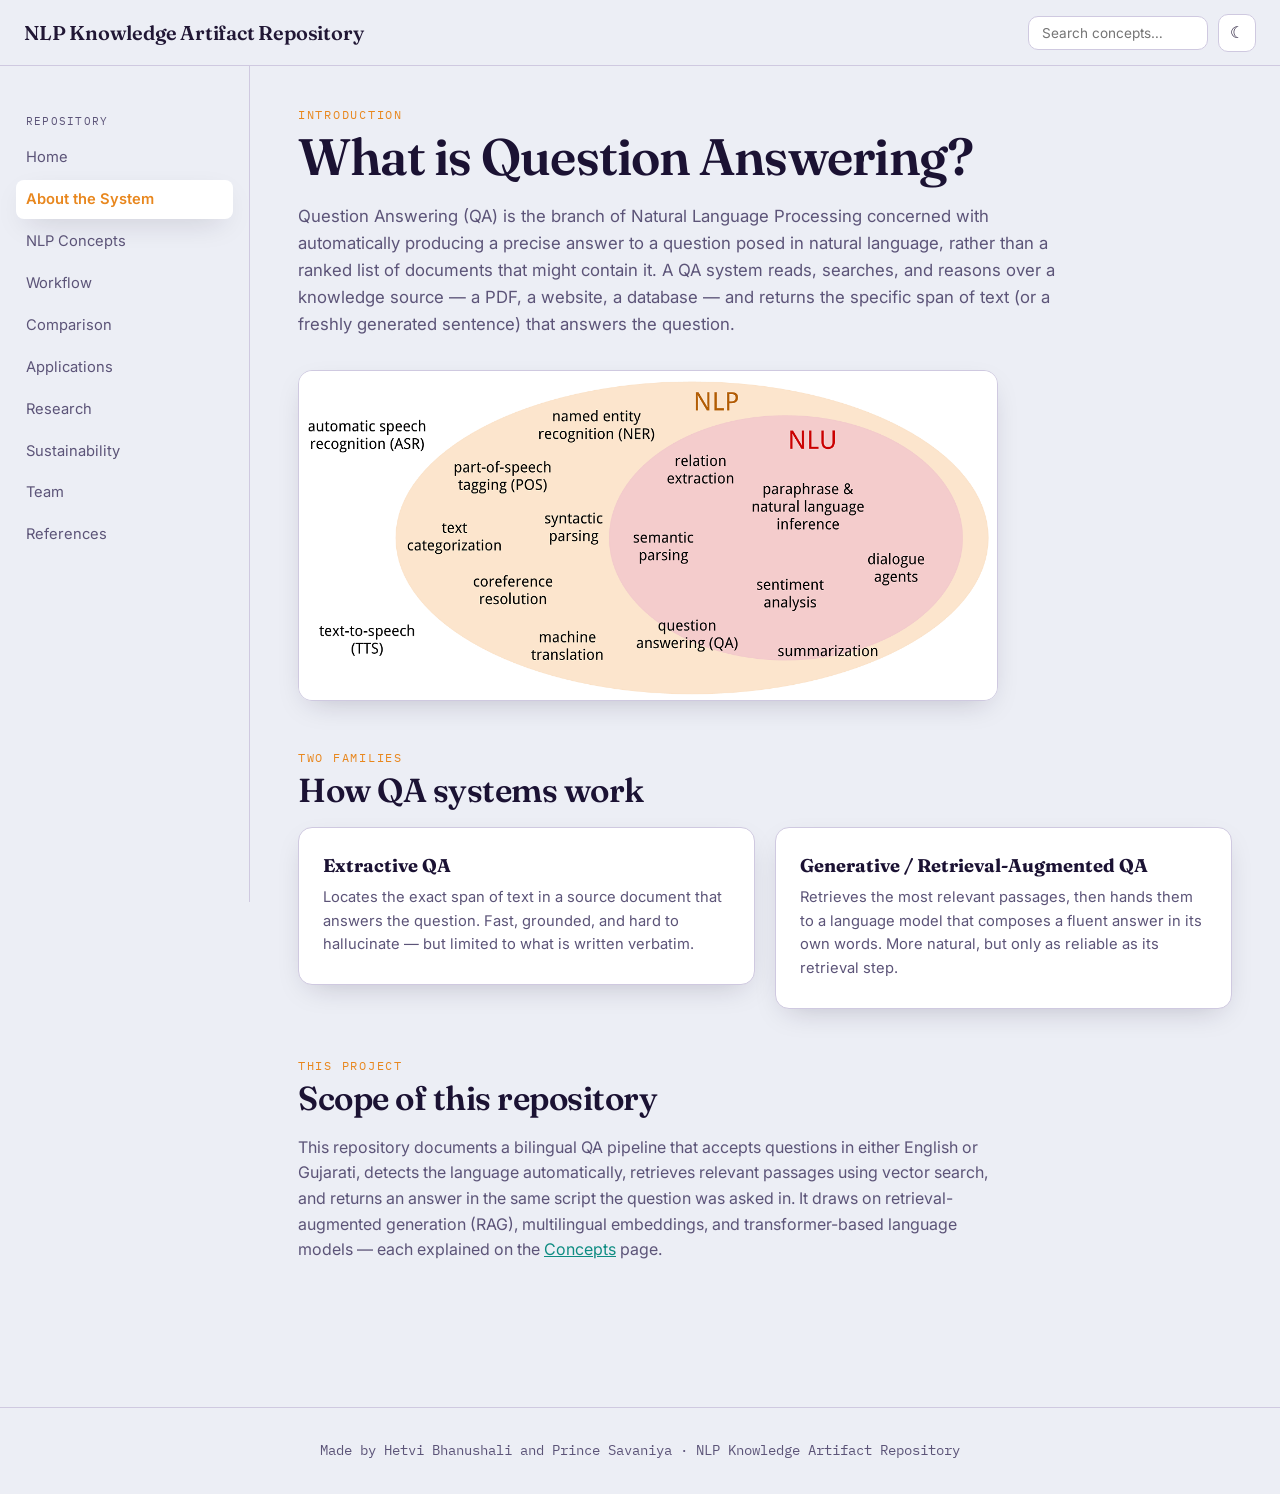
<file: extra.html>
<!DOCTYPE html>
<html lang="en">

<head>
  <meta charset="UTF-8">
  <meta name="viewport" content="width=device-width, initial-scale=1.0">
  <title>About the System</title>
  <meta name="description"
    content="A bilingual (English + Gujarati) Question Answering Systems knowledge repository — concepts, pipelines, comparisons, applications and research.">
  <link rel="preconnect" href="https://fonts.googleapis.com">
  <link rel="preconnect" href="https://fonts.gstatic.com" crossorigin>
  <link
    href="https://fonts.googleapis.com/css2?family=Fraunces:opsz,wght@9..144,400;9..144,600;9..144,700&family=Inter:wght@400;500;600;700&family=Noto+Sans+Gujarati:wght@400;500;600;700&family=IBM+Plex+Mono:wght@400;500&display=swap"
    rel="stylesheet">
  <link rel="stylesheet" href="./css/style.css">
</head>

<body>
  <div id="progress-bar"></div>
  <header class="topbar">
    <div style="display:flex;align-items:center;gap:.4rem;">
      <button id="nav-toggle" class="icon-btn" aria-label="Toggle navigation">☰</button>
      <a class="brand" href="./index.html">
        <span class="brand-en">NLP Knowledge Artifact Repository</span>
      </a>
    </div>
    <div class="topbar-tools">
      <input id="search-input" type="text" placeholder="Search concepts…" aria-label="Search">
      <button id="theme-toggle" class="icon-btn" aria-label="Toggle dark mode">☾</button>
    </div>
  </header>
  <div class="shell">
    <aside class="sidebar" id="sidebar">
      <div class="sidebar-heading">Repository</div>
      <nav>
        <a class="nav-link" href="./index.html">Home</a>
        <a class="nav-link active" href="./about.html">About the System</a>
        <a class="nav-link" href="./concepts.html">NLP Concepts</a>
        <a class="nav-link" href="./workflow.html">Workflow</a>
        <a class="nav-link" href="./comparison.html">Comparison</a>
        <a class="nav-link" href="./applications.html">Applications</a>
        <a class="nav-link" href="./research.html">Research</a>
        <a class="nav-link" href="./sustainability.html">Sustainability</a>
        <a class="nav-link" href="./team.html">Team</a>
        <a class="nav-link" href="./references.html">References</a>
      </nav>
    </aside>
    <main>

      <div class="lockup"><span class="eyebrow">Introduction</span>
        <h1>What is Question Answering?</h1>
      </div>
      <p class="reveal" style="max-width:70ch; color:var(--text-mute); font-size:1.05rem;">Question Answering (QA) is
        the branch of Natural Language Processing concerned with automatically producing a precise answer to a question
        posed in natural language, rather than a ranked list of documents that might contain it. A QA system reads,
        searches, and reasons over a knowledge source — a PDF, a website, a database — and returns the specific span of
        text (or a freshly generated sentence) that answers the question.</p>

      <div class="reveal"
        style="margin: 2rem 0; border-radius: var(--radius); overflow: hidden; border: 1px solid var(--border); box-shadow: var(--shadow); max-width: 70ch;">
        <img src="assets/nlp%20&%20nlu.png" alt="NLP and NLU Overview"
          style="width: 100%; height: auto; display: block;">
      </div>

      <section class="reveal">
        <div class="lockup"><span class="eyebrow">Two families</span>
          <h2>How QA systems work</h2>
        </div>
        <div class="grid grid-2">
          <div class="card">
            <h3>Extractive QA</h3>
            <p>Locates the exact span of text in a source document that answers the question. Fast, grounded, and hard
              to hallucinate — but limited to what is written verbatim.</p>
          </div>
          <div class="card">
            <h3>Generative / Retrieval-Augmented QA</h3>
            <p>Retrieves the most relevant passages, then hands them to a language model that composes a fluent answer
              in its own words. More natural, but only as reliable as its retrieval step.</p>
          </div>
        </div>
      </section>

      <section class="reveal">
        <div class="lockup"><span class="eyebrow">This project</span>
          <h2>Scope of this repository</h2>
        </div>
        <p style="max-width:70ch; color:var(--text-mute);">This repository documents a bilingual QA pipeline that
          accepts questions in either English or Gujarati, detects the language automatically, retrieves relevant
          passages using vector search, and returns an answer in the same script the question was asked in. It draws on
          retrieval-augmented generation (RAG), multilingual embeddings, and transformer-based language models — each
          explained on the <a href="concepts.html">Concepts</a> page.</p>
      </section>
    </main>
  </div>
  <footer>
    Made by Hetvi Bhanushali and Prince Savaniya · NLP Knowledge Artifact Repository</footer>
  <button id="top-btn" aria-label="Back to top">↑</button>
  <script src="./js/script.js"></script>
</body>

</html>
</file>
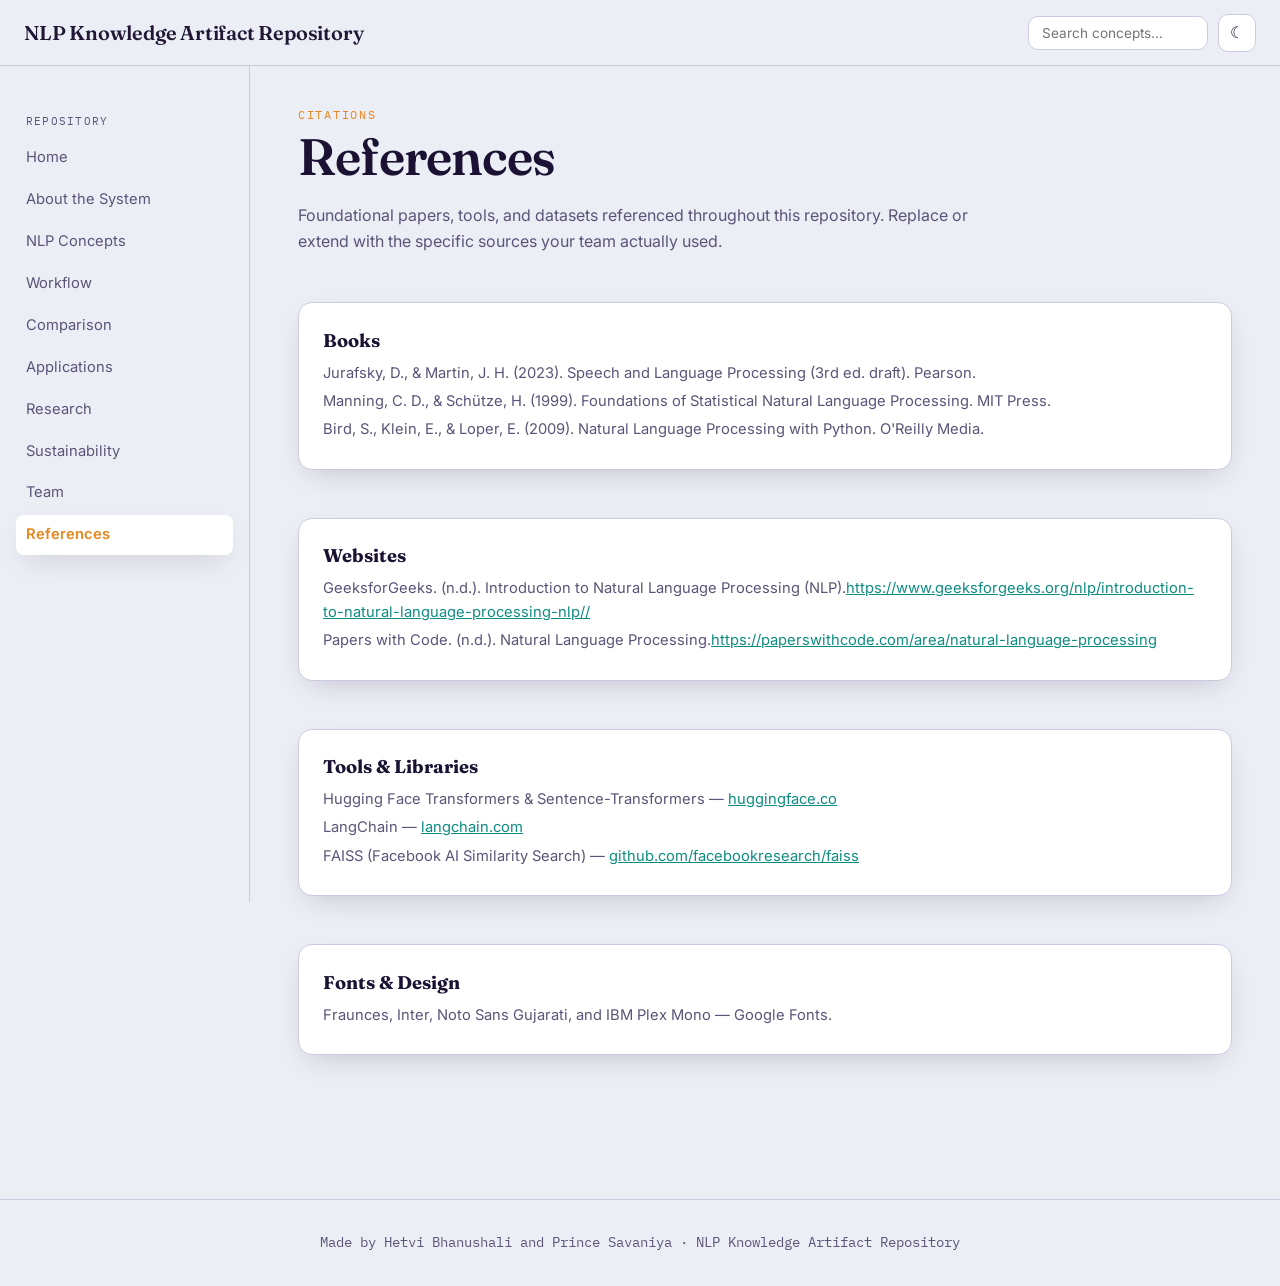
<file: references.html>
<!DOCTYPE html>
<html lang="en">

<head>
  <meta charset="UTF-8">
  <meta name="viewport" content="width=device-width, initial-scale=1.0">
  <title>References</title>
  <meta name="description"
    content="A bilingual (English + Gujarati) Question Answering Systems knowledge repository — concepts, pipelines, comparisons, applications and research.">
  <link rel="preconnect" href="https://fonts.googleapis.com">
  <link rel="preconnect" href="https://fonts.gstatic.com" crossorigin>
  <link
    href="https://fonts.googleapis.com/css2?family=Fraunces:opsz,wght@9..144,400;9..144,600;9..144,700&family=Inter:wght@400;500;600;700&family=Noto+Sans+Gujarati:wght@400;500;600;700&family=IBM+Plex+Mono:wght@400;500&display=swap"
    rel="stylesheet">
  <link rel="stylesheet" href="./css/style.css">
</head>

<body>
  <div id="progress-bar"></div>
  <header class="topbar">
    <div style="display:flex;align-items:center;gap:.4rem;">
      <button id="nav-toggle" class="icon-btn" aria-label="Toggle navigation">☰</button>
      <a class="brand" href="./index.html">
        <span class="brand-en">NLP Knowledge Artifact Repository</span>
      </a>
    </div>
    <div class="topbar-tools">
      <input id="search-input" type="text" placeholder="Search concepts…" aria-label="Search">
      <button id="theme-toggle" class="icon-btn" aria-label="Toggle dark mode">☾</button>
    </div>
  </header>
  <div class="shell">
    <aside class="sidebar" id="sidebar">
      <div class="sidebar-heading">Repository</div>
      <nav>
        <a class="nav-link" href="./index.html">Home</a>
        <a class="nav-link" href="./about.html">About the System</a>
        <a class="nav-link" href="./concepts.html">NLP Concepts</a>
        <a class="nav-link" href="./workflow.html">Workflow</a>
        <a class="nav-link" href="./comparison.html">Comparison</a>
        <a class="nav-link" href="./applications.html">Applications</a>
        <a class="nav-link" href="./research.html">Research</a>
        <a class="nav-link" href="./sustainability.html">Sustainability</a>
        <a class="nav-link" href="./team.html">Team</a>
        <a class="nav-link active" href="./references.html">References</a>
      </nav>
    </aside>
    <main>

      <div class="lockup"><span class="eyebrow">Citations</span>
        <h1>References</h1>
      </div>
      <p class="reveal" style="max-width:70ch; color:var(--text-mute);">Foundational papers, tools, and datasets
        referenced throughout this repository. Replace or extend with the specific sources your team actually used.</p>

      <section class="reveal card">
        <h3>Books</h3>
        <p>Jurafsky, D., & Martin, J. H. (2023). Speech and Language Processing (3rd ed. draft). Pearson.</p>
        <p>Manning, C. D., & Schütze, H. (1999). Foundations of Statistical Natural Language Processing. MIT Press. </p>
        <p>Bird, S., Klein, E., & Loper, E. (2009). Natural Language Processing with Python. O'Reilly Media. </p>
      </section>

      <section class="reveal card">
        <h3>Websites</h3>
        <p>GeeksforGeeks. (n.d.). Introduction to Natural Language Processing (NLP).<a
            href="https://www.geeksforgeeks.org/nlp/introduction-to-natural-language-processing-nlp/">https://www.geeksforgeeks.org/nlp/introduction-to-natural-language-processing-nlp//</a>
        </p>
        <p>Papers with Code. (n.d.). Natural Language Processing.<a
            href="https://paperswithcode.com/area/natural-language-processing">https://paperswithcode.com/area/natural-language-processing</a>
        </p>
      </section>

      <section class="reveal card">
        <h3>Tools &amp; Libraries</h3>
        <p>Hugging Face Transformers &amp; Sentence-Transformers — <a href="https://huggingface.co" target="_blank"
            rel="noopener">huggingface.co</a></p>
        <p>LangChain — <a href="https://www.langchain.com" target="_blank" rel="noopener">langchain.com</a></p>
        <p>FAISS (Facebook AI Similarity Search) — <a href="https://github.com/facebookresearch/faiss" target="_blank"
            rel="noopener">github.com/facebookresearch/faiss</a></p>
      </section>

      <section class="reveal card">
        <h3>Fonts &amp; Design</h3>
        <p>Fraunces, Inter, Noto Sans Gujarati, and IBM Plex Mono — Google Fonts.</p>
      </section>
    </main>
  </div>
  <footer>
    Made by Hetvi Bhanushali and Prince Savaniya · NLP Knowledge Artifact Repository
  </footer>
  <button id="top-btn" aria-label="Back to top">↑</button>
  <script src="./js/script.js"></script>
</body>

</html>
</file>
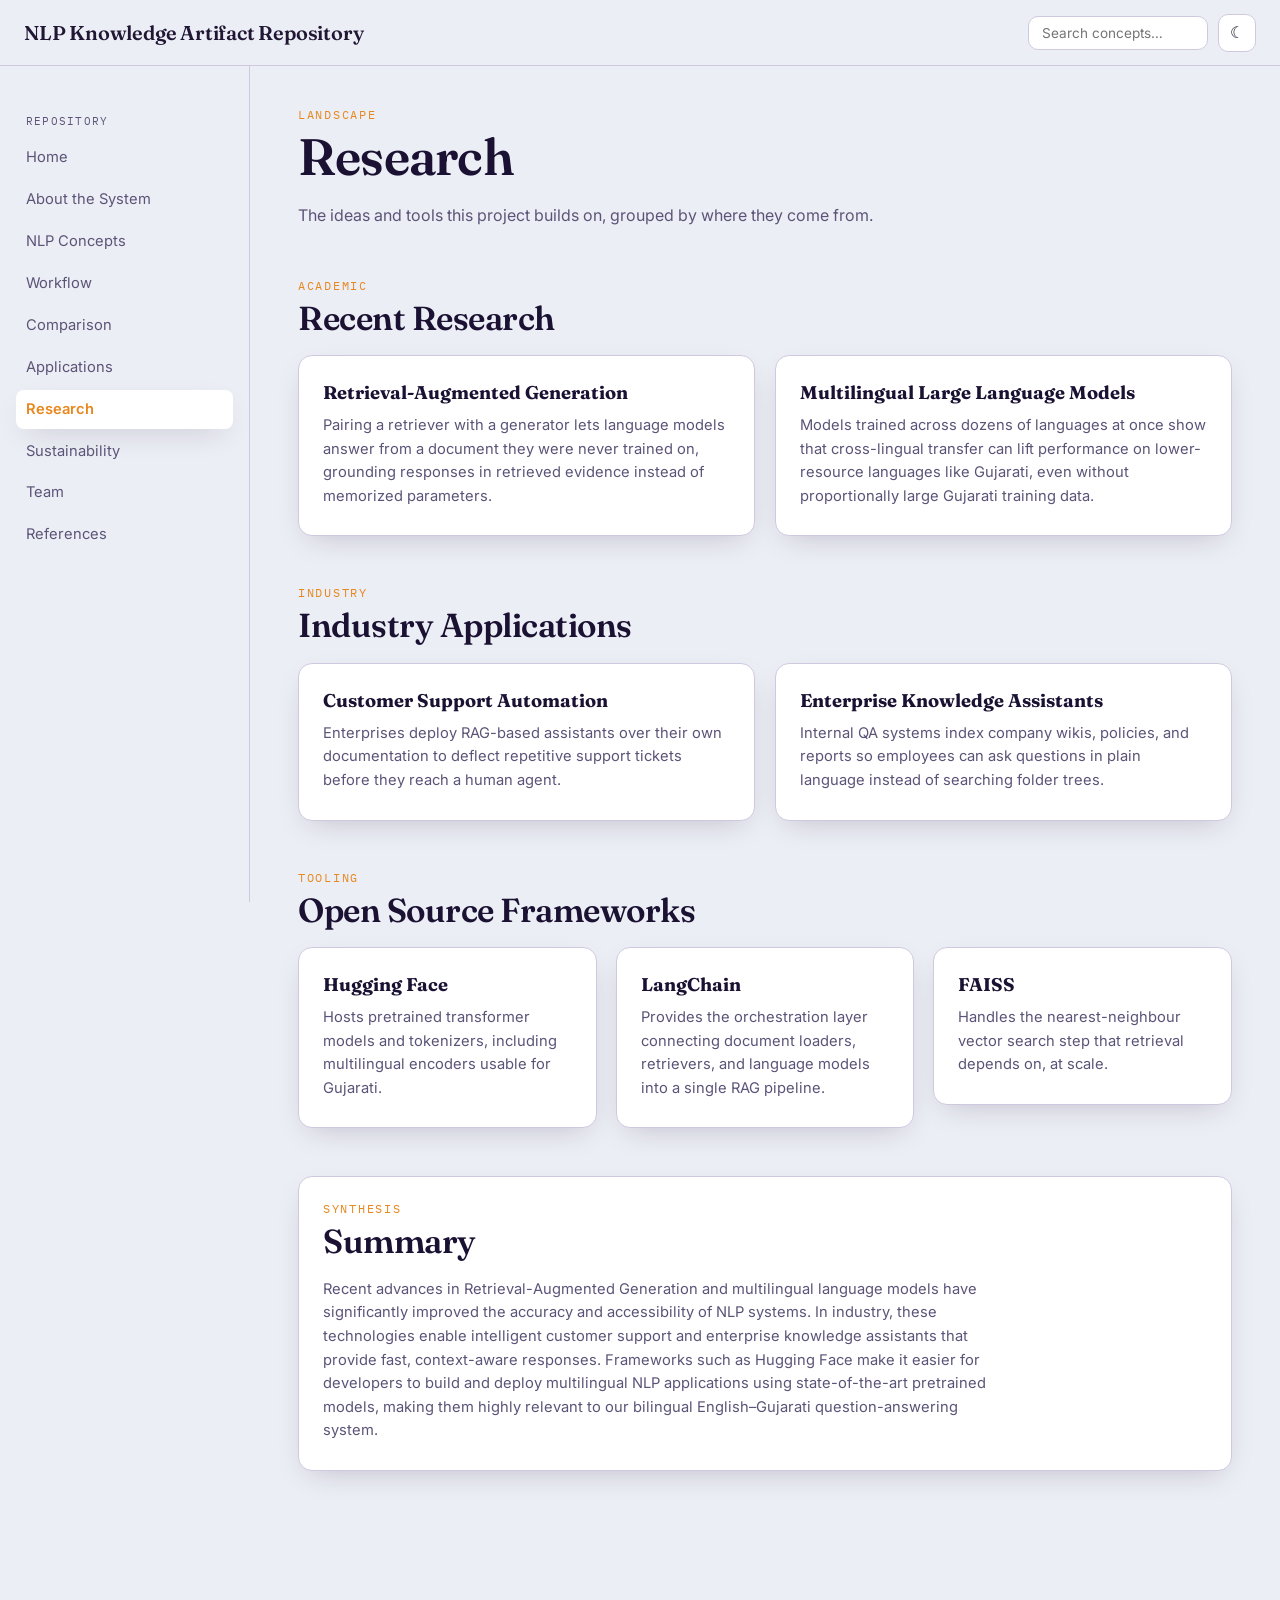
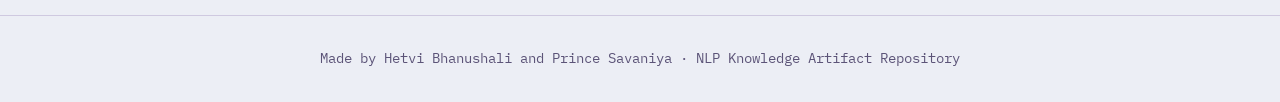
<file: research.html>
<!DOCTYPE html>
<html lang="en">

<head>
  <meta charset="UTF-8">
  <meta name="viewport" content="width=device-width, initial-scale=1.0">
  <title>Research</title>
  <meta name="description"
    content="A bilingual (English + Gujarati) Question Answering Systems knowledge repository — concepts, pipelines, comparisons, applications and research.">
  <link rel="preconnect" href="https://fonts.googleapis.com">
  <link rel="preconnect" href="https://fonts.gstatic.com" crossorigin>
  <link
    href="https://fonts.googleapis.com/css2?family=Fraunces:opsz,wght@9..144,400;9..144,600;9..144,700&family=Inter:wght@400;500;600;700&family=Noto+Sans+Gujarati:wght@400;500;600;700&family=IBM+Plex+Mono:wght@400;500&display=swap"
    rel="stylesheet">
  <link rel="stylesheet" href="./css/style.css">
</head>

<body>
  <div id="progress-bar"></div>
  <header class="topbar">
    <div style="display:flex;align-items:center;gap:.4rem;">
      <button id="nav-toggle" class="icon-btn" aria-label="Toggle navigation">☰</button>
      <a class="brand" href="./index.html">
        <span class="brand-en">NLP Knowledge Artifact Repository</span>
      </a>
    </div>
    <div class="topbar-tools">
      <input id="search-input" type="text" placeholder="Search concepts…" aria-label="Search">
      <button id="theme-toggle" class="icon-btn" aria-label="Toggle dark mode">☾</button>
    </div>
  </header>
  <div class="shell">
    <aside class="sidebar" id="sidebar">
      <div class="sidebar-heading">Repository</div>
      <nav>
        <a class="nav-link" href="./index.html">Home</a>
        <a class="nav-link" href="./about.html">About the System</a>
        <a class="nav-link" href="./concepts.html">NLP Concepts</a>
        <a class="nav-link" href="./workflow.html">Workflow</a>
        <a class="nav-link" href="./comparison.html">Comparison</a>
        <a class="nav-link" href="./applications.html">Applications</a>
        <a class="nav-link active" href="./research.html">Research</a>
        <a class="nav-link" href="./sustainability.html">Sustainability</a>
        <a class="nav-link" href="./team.html">Team</a>
        <a class="nav-link" href="./references.html">References</a>
      </nav>
    </aside>
    <main>

      <div class="lockup"><span class="eyebrow">Landscape</span>
        <h1>Research</h1>
      </div>
      <p class="reveal" style="max-width:70ch; color:var(--text-mute);">The ideas and tools this project builds on,
        grouped by where they come from.</p>

      <section class="reveal">
        <div class="lockup"><span class="eyebrow">Academic</span>
          <h2>Recent Research</h2>
        </div>
        <div class="grid grid-2">
          <div class="card">
            <h3>Retrieval-Augmented Generation</h3>
            <p>Pairing a retriever with a generator lets language models answer from a document they were never trained
              on, grounding responses in retrieved evidence instead of memorized parameters.</p>
          </div>
          <div class="card">
            <h3>Multilingual Large Language Models</h3>
            <p>Models trained across dozens of languages at once show that cross-lingual transfer can lift performance
              on lower-resource languages like Gujarati, even without proportionally large Gujarati training data.</p>
          </div>
        </div>
      </section>

      <section class="reveal">
        <div class="lockup"><span class="eyebrow">Industry</span>
          <h2>Industry Applications</h2>
        </div>
        <div class="grid grid-2">
          <div class="card">
            <h3>Customer Support Automation</h3>
            <p>Enterprises deploy RAG-based assistants over their own documentation to deflect repetitive support
              tickets before they reach a human agent.</p>
          </div>
          <div class="card">
            <h3>Enterprise Knowledge Assistants</h3>
            <p>Internal QA systems index company wikis, policies, and reports so employees can ask questions in plain
              language instead of searching folder trees.</p>
          </div>
        </div>
      </section>

      <section class="reveal">
        <div class="lockup"><span class="eyebrow">Tooling</span>
          <h2>Open Source Frameworks</h2>
        </div>
        <div class="grid grid-3">
          <div class="card">
            <h3>Hugging Face</h3>
            <p>Hosts pretrained transformer models and tokenizers, including multilingual encoders usable for Gujarati.
            </p>
          </div>
          <div class="card">
            <h3>LangChain</h3>
            <p>Provides the orchestration layer connecting document loaders, retrievers, and language models into a
              single RAG pipeline.</p>
          </div>
          <div class="card">
            <h3>FAISS</h3>
            <p>Handles the nearest-neighbour vector search step that retrieval depends on, at scale.</p>
          </div>
        </div>
      </section>
      <section class="reveal card">
        <div class="lockup"><span class="eyebrow">Synthesis</span>
          <h2>Summary</h2>
        </div>
        <p style="color:var(--text-mute); max-width:75ch;">Recent advances in Retrieval-Augmented Generation and
          multilingual language models have significantly improved the accuracy and accessibility of NLP systems. In
          industry, these technologies enable intelligent customer support and enterprise knowledge assistants that
          provide fast, context-aware responses. Frameworks such as Hugging Face make it easier for developers to
          build and deploy multilingual NLP applications using state-of-the-art pretrained models, making them highly
          relevant to our bilingual English–Gujarati question-answering system.</p>
      </section>
    </main>
  </div>
  <footer>
    Made by Hetvi Bhanushali and Prince Savaniya · NLP Knowledge Artifact Repository</footer>
  <button id="top-btn" aria-label="Back to top">↑</button>
  <script src="./js/script.js"></script>
</body>

</html>
</file>
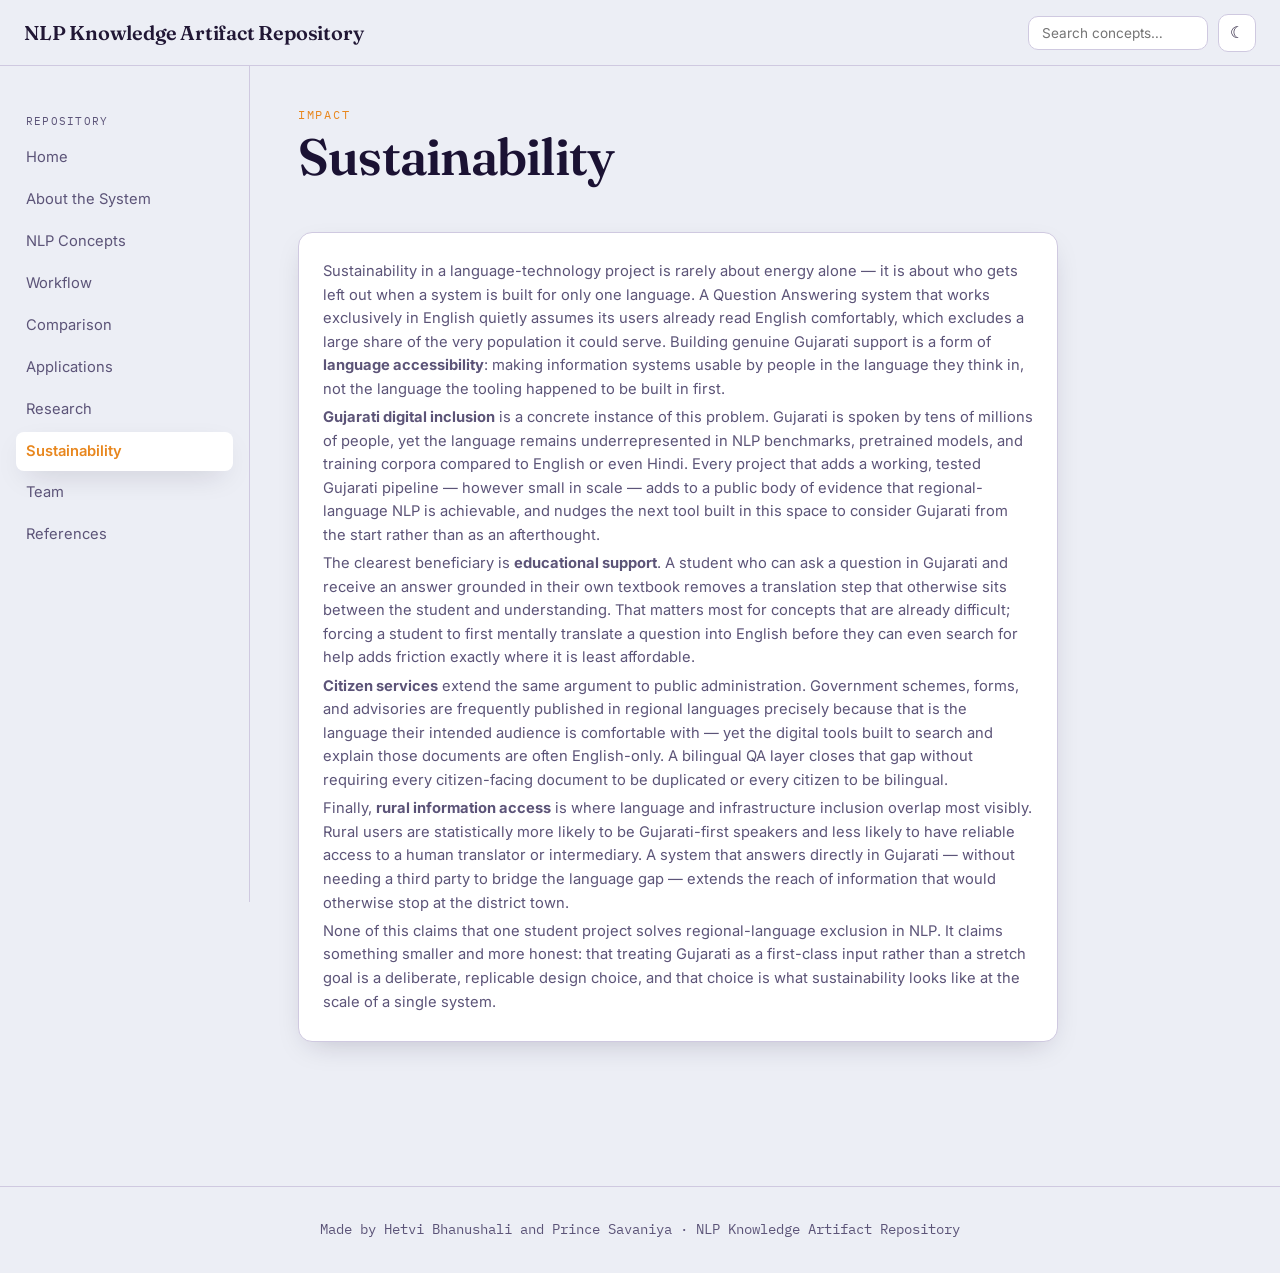
<file: sustainability.html>
<!DOCTYPE html>
<html lang="en">

<head>
  <meta charset="UTF-8">
  <meta name="viewport" content="width=device-width, initial-scale=1.0">
  <title>Sustainability</title>
  <meta name="description"
    content="A bilingual (English + Gujarati) Question Answering Systems knowledge repository — concepts, pipelines, comparisons, applications and research.">
  <link rel="preconnect" href="https://fonts.googleapis.com">
  <link rel="preconnect" href="https://fonts.gstatic.com" crossorigin>
  <link
    href="https://fonts.googleapis.com/css2?family=Fraunces:opsz,wght@9..144,400;9..144,600;9..144,700&family=Inter:wght@400;500;600;700&family=Noto+Sans+Gujarati:wght@400;500;600;700&family=IBM+Plex+Mono:wght@400;500&display=swap"
    rel="stylesheet">
  <link rel="stylesheet" href="./css/style.css">
</head>

<body>
  <div id="progress-bar"></div>
  <header class="topbar">
    <div style="display:flex;align-items:center;gap:.4rem;">
      <button id="nav-toggle" class="icon-btn" aria-label="Toggle navigation">☰</button>
      <a class="brand" href="./index.html">
        <span class="brand-en">NLP Knowledge Artifact Repository</span>
      </a>
    </div>
    <div class="topbar-tools">
      <input id="search-input" type="text" placeholder="Search concepts…" aria-label="Search">
      <button id="theme-toggle" class="icon-btn" aria-label="Toggle dark mode">☾</button>
    </div>
  </header>
  <div class="shell">
    <aside class="sidebar" id="sidebar">
      <div class="sidebar-heading">Repository</div>
      <nav>
        <a class="nav-link" href="./index.html">Home</a>
        <a class="nav-link" href="./about.html">About the System</a>
        <a class="nav-link" href="./concepts.html">NLP Concepts</a>
        <a class="nav-link" href="./workflow.html">Workflow</a>
        <a class="nav-link" href="./comparison.html">Comparison</a>
        <a class="nav-link" href="./applications.html">Applications</a>
        <a class="nav-link" href="./research.html">Research</a>
        <a class="nav-link active" href="./sustainability.html">Sustainability</a>
        <a class="nav-link" href="./team.html">Team</a>
        <a class="nav-link" href="./references.html">References</a>
      </nav>
    </aside>
    <main>

      <div class="lockup"><span class="eyebrow">Impact</span>
        <h1>Sustainability</h1>
      </div>

      <section class="reveal card" style="max-width:76ch;">
        <p>Sustainability in a language-technology project is rarely about energy alone — it is about who gets left out
          when a system is built for only one language. A Question Answering system that works exclusively in English
          quietly assumes its users already read English comfortably, which excludes a large share of the very
          population it could serve. Building genuine Gujarati support is a form of <strong>language
            accessibility</strong>: making information systems usable by people in the language they think in, not the
          language the tooling happened to be built in first.</p>

        <p><strong>Gujarati digital inclusion</strong> is a concrete instance of this problem. Gujarati is spoken by
          tens of millions of people, yet the language remains underrepresented in NLP benchmarks, pretrained models,
          and training corpora compared to English or even Hindi. Every project that adds a working, tested Gujarati
          pipeline — however small in scale — adds to a public body of evidence that regional-language NLP is
          achievable, and nudges the next tool built in this space to consider Gujarati from the start rather than as an
          afterthought.</p>

        <p>The clearest beneficiary is <strong>educational support</strong>. A student who can ask a question in
          Gujarati and receive an answer grounded in their own textbook removes a translation step that otherwise sits
          between the student and understanding. That matters most for concepts that are already difficult; forcing a
          student to first mentally translate a question into English before they can even search for help adds friction
          exactly where it is least affordable.</p>

        <p><strong>Citizen services</strong> extend the same argument to public administration. Government schemes,
          forms, and advisories are frequently published in regional languages precisely because that is the language
          their intended audience is comfortable with — yet the digital tools built to search and explain those
          documents are often English-only. A bilingual QA layer closes that gap without requiring every citizen-facing
          document to be duplicated or every citizen to be bilingual.</p>

        <p>Finally, <strong>rural information access</strong> is where language and infrastructure inclusion overlap
          most visibly. Rural users are statistically more likely to be Gujarati-first speakers and less likely to have
          reliable access to a human translator or intermediary. A system that answers directly in Gujarati — without
          needing a third party to bridge the language gap — extends the reach of information that would otherwise stop
          at the district town.</p>

        <p>None of this claims that one student project solves regional-language exclusion in NLP. It claims something
          smaller and more honest: that treating Gujarati as a first-class input rather than a stretch goal is a
          deliberate, replicable design choice, and that choice is what sustainability looks like at the scale of a
          single system.</p>
      </section>
    </main>
  </div>
  <footer>
    Made by Hetvi Bhanushali and Prince Savaniya · NLP Knowledge Artifact Repository
  </footer>
  <button id="top-btn" aria-label="Back to top">↑</button>
  <script src="./js/script.js"></script>
</body>

</html>
</file>
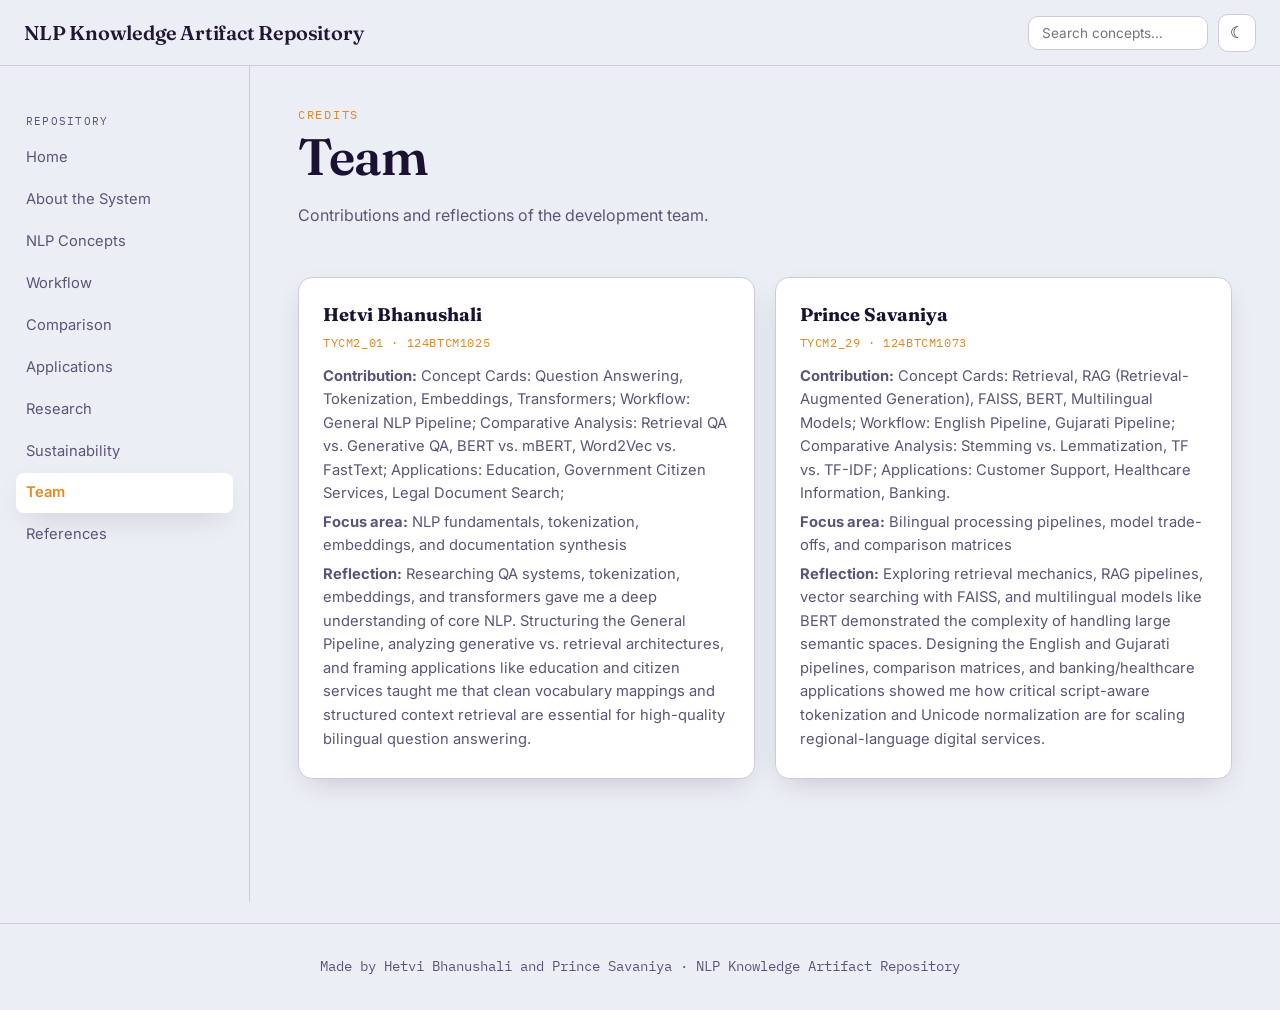
<file: team.html>
<!DOCTYPE html>
<html lang="en">

<head>
  <meta charset="UTF-8">
  <meta name="viewport" content="width=device-width, initial-scale=1.0">
  <title>Team</title>
  <meta name="description"
    content="A bilingual (English + Gujarati) Question Answering Systems knowledge repository — concepts, pipelines, comparisons, applications and research.">
  <link rel="preconnect" href="https://fonts.googleapis.com">
  <link rel="preconnect" href="https://fonts.gstatic.com" crossorigin>
  <link
    href="https://fonts.googleapis.com/css2?family=Fraunces:opsz,wght@9..144,400;9..144,600;9..144,700&family=Inter:wght@400;500;600;700&family=Noto+Sans+Gujarati:wght@400;500;600;700&family=IBM+Plex+Mono:wght@400;500&display=swap"
    rel="stylesheet">
  <link rel="stylesheet" href="./css/style.css">
</head>

<body>
  <div id="progress-bar"></div>
  <header class="topbar">
    <div style="display:flex;align-items:center;gap:.4rem;">
      <button id="nav-toggle" class="icon-btn" aria-label="Toggle navigation">☰</button>
      <a class="brand" href="./index.html">
        <span class="brand-en">NLP Knowledge Artifact Repository</span>
      </a>
    </div>
    <div class="topbar-tools">
      <input id="search-input" type="text" placeholder="Search concepts…" aria-label="Search">
      <button id="theme-toggle" class="icon-btn" aria-label="Toggle dark mode">☾</button>
    </div>
  </header>
  <div class="shell">
    <aside class="sidebar" id="sidebar">
      <div class="sidebar-heading">Repository</div>
      <nav>
        <a class="nav-link" href="./index.html">Home</a>
        <a class="nav-link" href="./about.html">About the System</a>
        <a class="nav-link" href="./concepts.html">NLP Concepts</a>
        <a class="nav-link" href="./workflow.html">Workflow</a>
        <a class="nav-link" href="./comparison.html">Comparison</a>
        <a class="nav-link" href="./applications.html">Applications</a>
        <a class="nav-link" href="./research.html">Research</a>
        <a class="nav-link" href="./sustainability.html">Sustainability</a>
        <a class="nav-link active" href="./team.html">Team</a>
        <a class="nav-link" href="./references.html">References</a>
      </nav>
    </aside>
    <main>

      <div class="lockup"><span class="eyebrow">Credits</span>
        <h1>Team</h1>
      </div>
      <p class="reveal" style="max-width:70ch; color:var(--text-mute);">Contributions and reflections of the development
        team.</p>
      <section class="grid grid-2">

        <div class="card reveal">
          <h3>Hetvi Bhanushali</h3>
          <p
            style="font-family:var(--mono); font-size:0.75rem; text-transform:uppercase; letter-spacing:0.05em; color:var(--saffron); margin-top:-0.2rem; margin-bottom:0.8rem;">
            TYCM2_01 &middot; 124BTCM1025</p>
          <p><strong>Contribution:</strong> Concept Cards: Question Answering, Tokenization, Embeddings, Transformers;
            Workflow: General NLP Pipeline; Comparative Analysis: Retrieval QA vs. Generative QA, BERT vs. mBERT,
            Word2Vec vs. FastText; Applications: Education, Government Citizen Services, Legal Document Search;</p>
          <p><strong>Focus area:</strong> NLP fundamentals, tokenization, embeddings, and documentation synthesis</p>
          <p><strong>Reflection:</strong> Researching QA systems, tokenization, embeddings, and transformers gave me a
            deep understanding of core NLP. Structuring the General Pipeline, analyzing generative vs. retrieval
            architectures, and framing applications like education and citizen services taught me that clean vocabulary
            mappings and structured context retrieval are essential for high-quality bilingual question answering.</p>
        </div>


        <div class="card reveal">
          <h3>Prince Savaniya</h3>
          <p
            style="font-family:var(--mono); font-size:0.75rem; text-transform:uppercase; letter-spacing:0.05em; color:var(--saffron); margin-top:-0.2rem; margin-bottom:0.8rem;">
            TYCM2_29 &middot; 124BTCM1073</p>
          <p><strong>Contribution:</strong> Concept Cards: Retrieval, RAG (Retrieval-Augmented Generation), FAISS, BERT,
            Multilingual Models; Workflow: English Pipeline, Gujarati Pipeline; Comparative Analysis: Stemming vs.
            Lemmatization, TF vs. TF-IDF; Applications: Customer Support, Healthcare Information, Banking. </p>
          <p><strong>Focus area:</strong> Bilingual processing pipelines, model trade-offs, and comparison matrices</p>
          <p><strong>Reflection:</strong> Exploring retrieval mechanics, RAG pipelines, vector searching with FAISS, and
            multilingual models like BERT demonstrated the complexity of handling large semantic spaces. Designing the
            English and Gujarati pipelines, comparison matrices, and banking/healthcare applications showed me how
            critical script-aware tokenization and Unicode normalization are for scaling regional-language digital
            services.</p>
        </div>

      </section>
    </main>
  </div>
  <footer>
    Made by Hetvi Bhanushali and Prince Savaniya · NLP Knowledge Artifact Repository
  </footer>
  <button id="top-btn" aria-label="Back to top">↑</button>
  <script src="./js/script.js"></script>
</body>

</html>
</file>
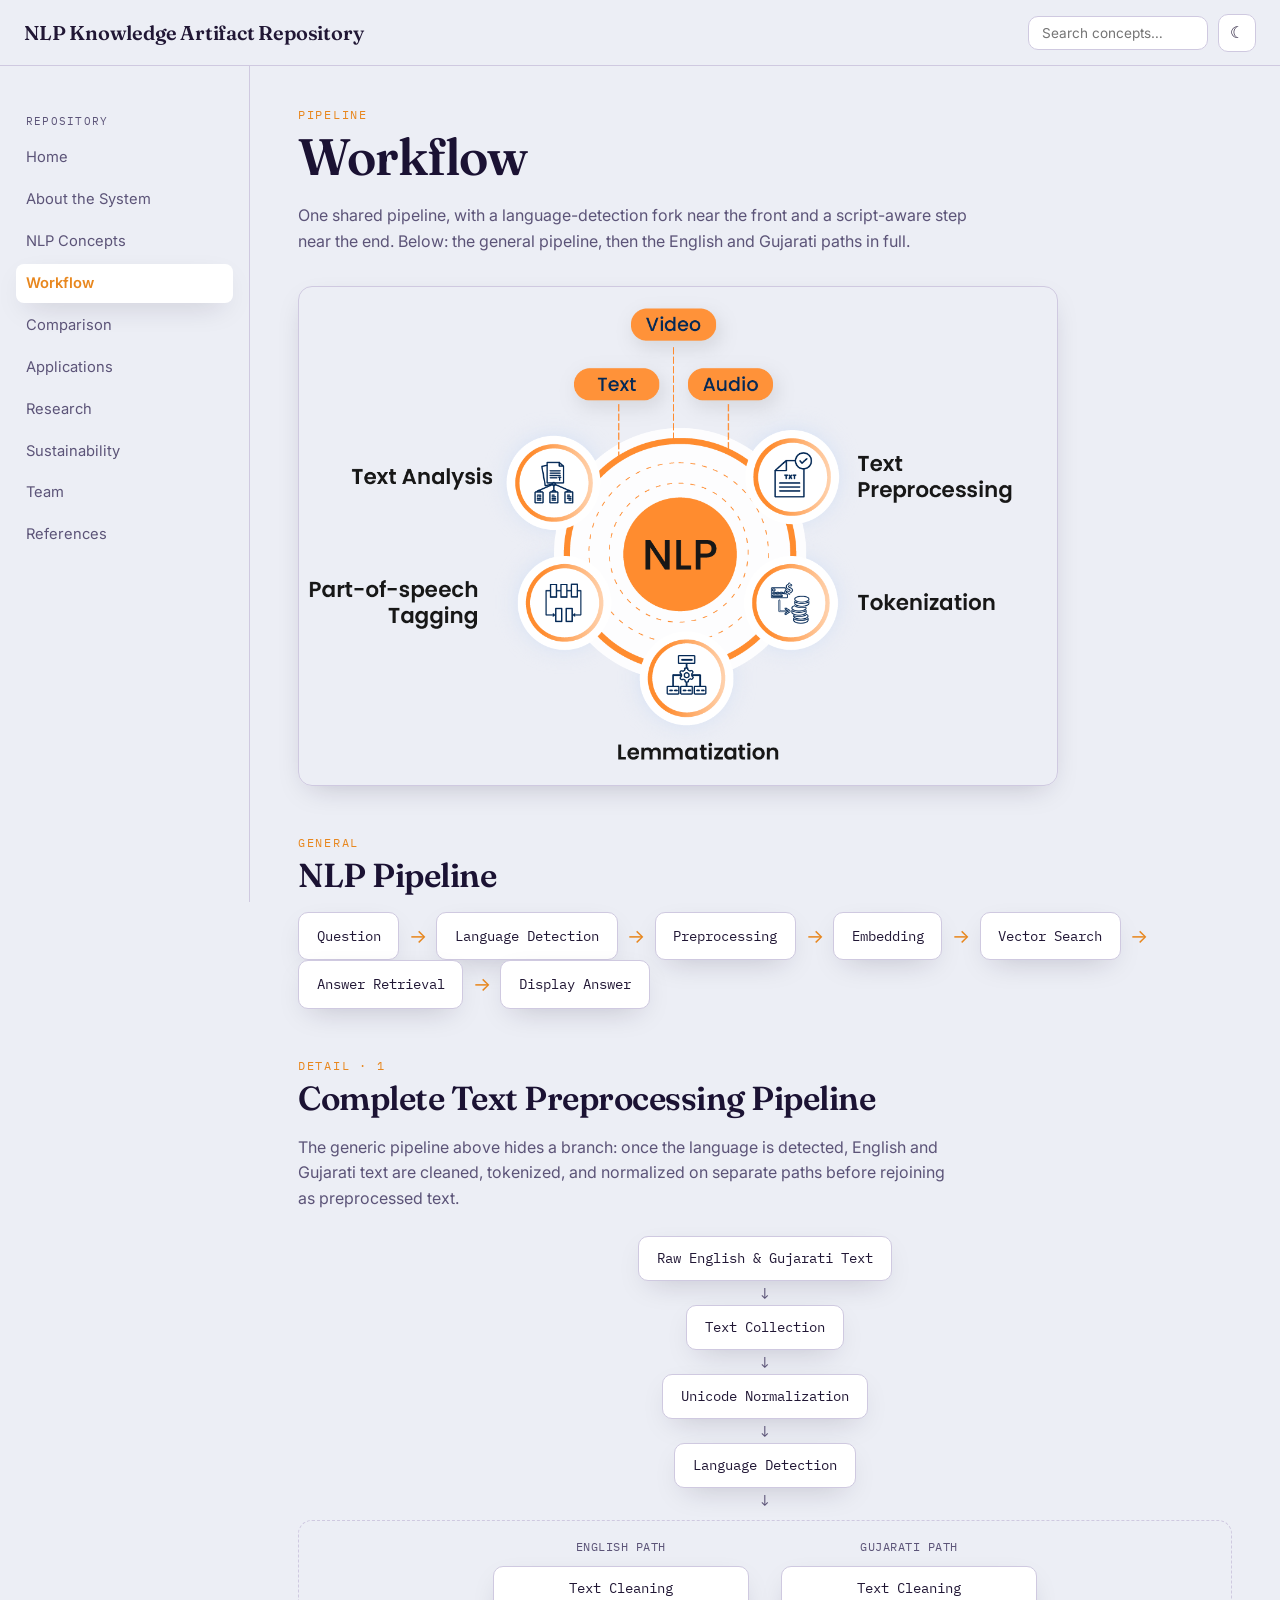
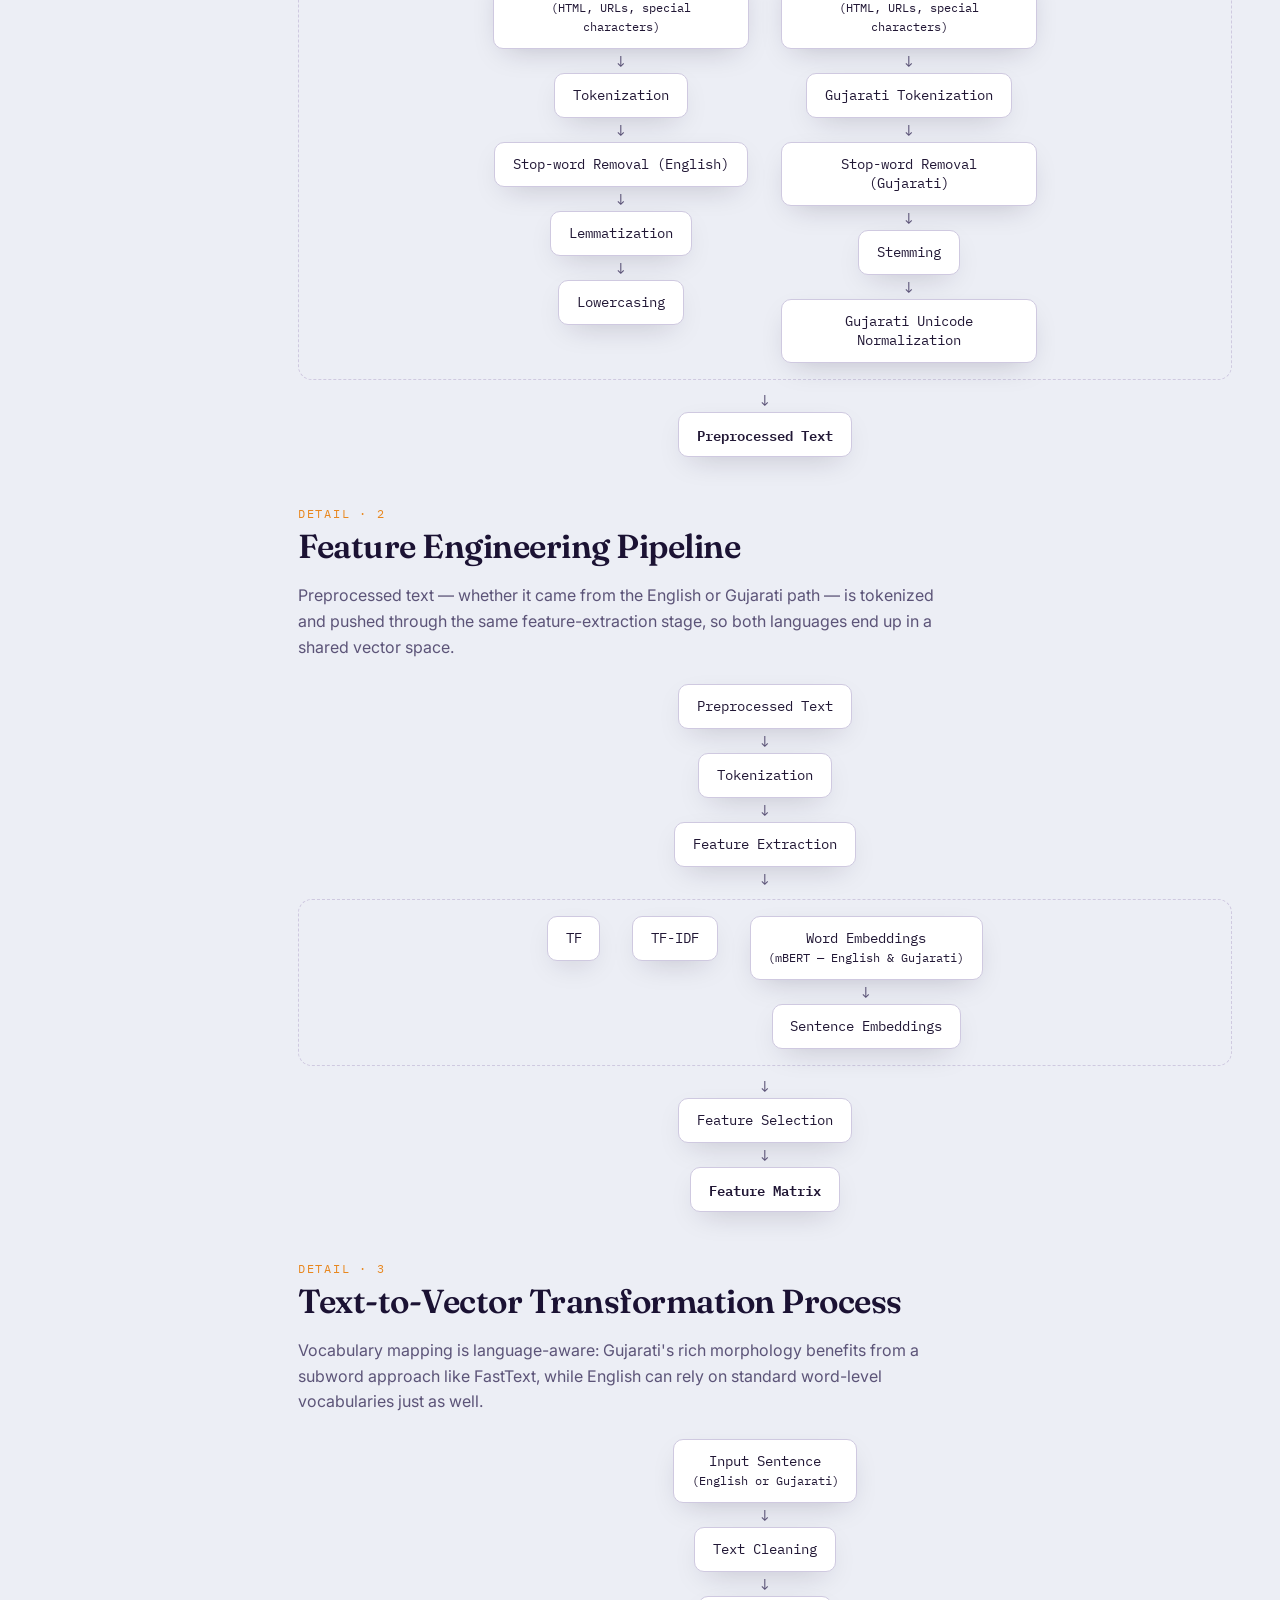
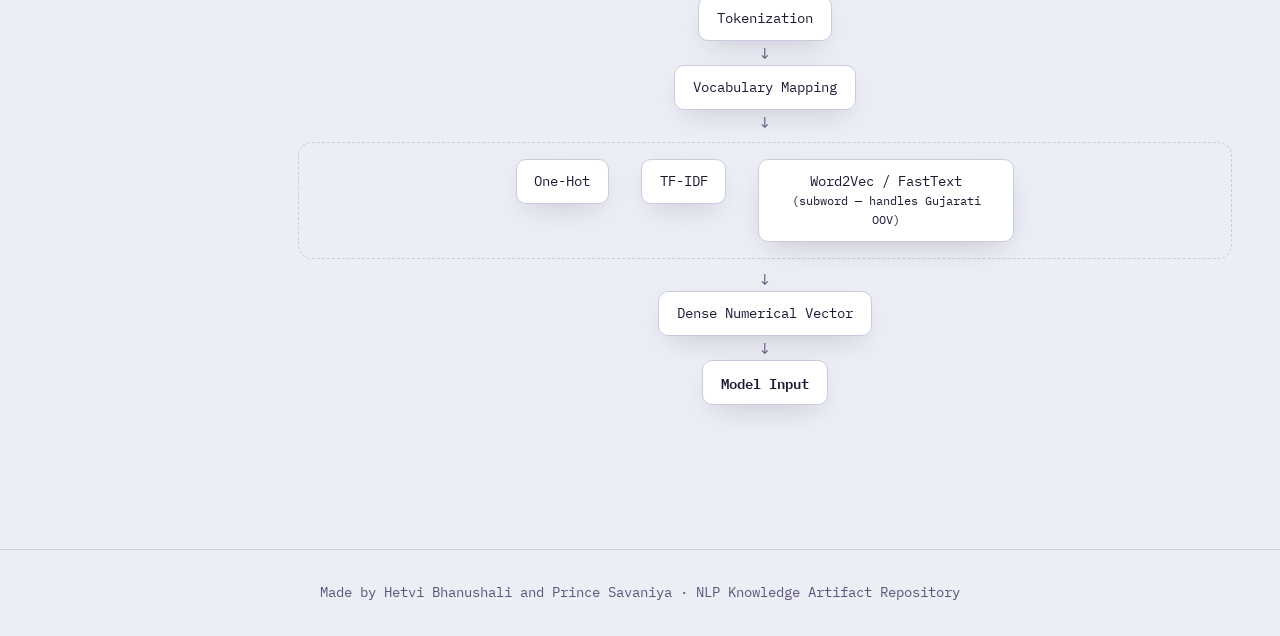
<file: workflow.html>
<!DOCTYPE html>
<html lang="en">

<head>
  <meta charset="UTF-8">
  <meta name="viewport" content="width=device-width, initial-scale=1.0">
  <title>Workflow</title>
  <meta name="description"
    content="A bilingual (English + Gujarati) Question Answering Systems knowledge repository — concepts, pipelines, comparisons, applications and research.">
  <link rel="preconnect" href="https://fonts.googleapis.com">
  <link rel="preconnect" href="https://fonts.gstatic.com" crossorigin>
  <link
    href="https://fonts.googleapis.com/css2?family=Fraunces:opsz,wght@9..144,400;9..144,600;9..144,700&family=Inter:wght@400;500;600;700&family=Noto+Sans+Gujarati:wght@400;500;600;700&family=IBM+Plex+Mono:wght@400;500&display=swap"
    rel="stylesheet">
  <link rel="stylesheet" href="./css/style.css">
  <style>
    .flow-vertical {
      display: flex;
      flex-direction: column;
      align-items: center;
      gap: .25rem;
      margin: 1.5rem 0;
      text-align: center;
    }

    .flow-vertical .pipe-step {
      white-space: normal;
      max-width: 32ch;
      line-height: 1.35;
    }

    .flow-down {
      color: var(--text-mute);
      font-family: 'IBM Plex Mono', monospace;
      line-height: 1;
    }

    .flow-branch {
      display: flex;
      flex-wrap: wrap;
      justify-content: center;
      align-items: flex-start;
      gap: 2rem;
      width: 100%;
      margin: .5rem 0;
      padding: 1rem;
      border: 1px dashed var(--border);
      border-radius: var(--radius);
    }

    .flow-column {
      display: flex;
      flex-direction: column;
      align-items: center;
      gap: .25rem;
    }

    .flow-label {
      font-family: 'IBM Plex Mono', monospace;
      font-size: .78rem;
      letter-spacing: .04em;
      text-transform: uppercase;
      color: var(--text-mute);
      margin-bottom: .35rem;
    }

    @media (max-width: 640px) {
      .flow-branch {
        flex-direction: column;
        align-items: center;
      }
    }
  </style>
</head>

<body>
  <div id="progress-bar"></div>
  <header class="topbar">
    <div style="display:flex;align-items:center;gap:.4rem;">
      <button id="nav-toggle" class="icon-btn" aria-label="Toggle navigation">☰</button>
      <a class="brand" href="./index.html">
        <span class="brand-en">NLP Knowledge Artifact Repository</span>
      </a>
    </div>
    <div class="topbar-tools">
      <input id="search-input" type="text" placeholder="Search concepts…" aria-label="Search">
      <button id="theme-toggle" class="icon-btn" aria-label="Toggle dark mode">☾</button>
    </div>
  </header>
  <div class="shell">
    <aside class="sidebar" id="sidebar">
      <div class="sidebar-heading">Repository</div>
      <nav>
        <a class="nav-link" href="./index.html">Home</a>
        <a class="nav-link" href="./about.html">About the System</a>
        <a class="nav-link" href="./concepts.html">NLP Concepts</a>
        <a class="nav-link active" href="./workflow.html">Workflow</a>
        <a class="nav-link" href="./comparison.html">Comparison</a>
        <a class="nav-link" href="./applications.html">Applications</a>
        <a class="nav-link" href="./research.html">Research</a>
        <a class="nav-link" href="./sustainability.html">Sustainability</a>
        <a class="nav-link" href="./team.html">Team</a>
        <a class="nav-link" href="./references.html">References</a>
      </nav>
    </aside>
    <main>

      <div class="lockup"><span class="eyebrow">Pipeline</span>
        <h1>Workflow</h1>
      </div>
      <p class="reveal" style="max-width:70ch; color:var(--text-mute);">One shared pipeline, with a language-detection
        fork near the front and a script-aware step near the end. Below: the general pipeline, then the English and
        Gujarati paths in full.</p>

      <div class="reveal"
        style="margin: 2rem 0; border-radius: var(--radius); overflow: hidden; border: 1px solid var(--border); box-shadow: var(--shadow); max-width: 76ch;">
        <img src="assets/How-NLP-Works.png" alt="How NLP Works Pipeline Diagram"
          style="width: 100%; height: auto; display: block;">
      </div>

      <section class="reveal">
        <div class="lockup"><span class="eyebrow">General</span>
          <h2>NLP Pipeline</h2>
        </div>
        <div class="pipeline">
          <div class="pipe-step">Question</div><span class="pipe-arrow">→</span>
          <div class="pipe-step">Language Detection</div><span class="pipe-arrow">→</span>
          <div class="pipe-step">Preprocessing</div><span class="pipe-arrow">→</span>
          <div class="pipe-step">Embedding</div><span class="pipe-arrow">→</span>
          <div class="pipe-step">Vector Search</div><span class="pipe-arrow">→</span>
          <div class="pipe-step">Answer Retrieval</div><span class="pipe-arrow">→</span>
          <div class="pipe-step">Display Answer</div>
        </div>
      </section>



      <section class="reveal">
        <div class="lockup"><span class="eyebrow">Detail · 1</span>
          <h2>Complete Text Preprocessing Pipeline</h2>
        </div>
        <p style="color:var(--text-mute); max-width:65ch;">The generic pipeline above hides a branch: once the
          language is detected, English and Gujarati text are cleaned, tokenized, and normalized on separate paths
          before rejoining as preprocessed text.</p>

        <div class="flow-vertical">
          <div class="pipe-step">Raw English &amp; Gujarati Text</div>
          <div class="flow-down">↓</div>
          <div class="pipe-step">Text Collection</div>
          <div class="flow-down">↓</div>
          <div class="pipe-step">Unicode Normalization</div>
          <div class="flow-down">↓</div>
          <div class="pipe-step">Language Detection</div>
          <div class="flow-down">↓</div>

          <div class="flow-branch">
            <div class="flow-column">
              <div class="flow-label">English Path</div>
              <div class="pipe-step">Text Cleaning<br><span style="font-weight:400; font-size:.85em;">(HTML, URLs,
                  special characters)</span></div>
              <div class="flow-down">↓</div>
              <div class="pipe-step">Tokenization</div>
              <div class="flow-down">↓</div>
              <div class="pipe-step">Stop-word Removal (English)</div>
              <div class="flow-down">↓</div>
              <div class="pipe-step">Lemmatization</div>
              <div class="flow-down">↓</div>
              <div class="pipe-step">Lowercasing</div>
            </div>
            <div class="flow-column">
              <div class="flow-label">Gujarati Path</div>
              <div class="pipe-step">Text Cleaning<br><span style="font-weight:400; font-size:.85em;">(HTML, URLs,
                  special characters)</span></div>
              <div class="flow-down">↓</div>
              <div class="pipe-step">Gujarati Tokenization</div>
              <div class="flow-down">↓</div>
              <div class="pipe-step">Stop-word Removal (Gujarati)</div>
              <div class="flow-down">↓</div>
              <div class="pipe-step">Stemming</div>
              <div class="flow-down">↓</div>
              <div class="pipe-step">Gujarati Unicode Normalization</div>
            </div>
          </div>

          <div class="flow-down">↓</div>
          <div class="pipe-step" style="font-weight:600;">Preprocessed Text</div>
        </div>
      </section>

      <section class="reveal">
        <div class="lockup"><span class="eyebrow">Detail · 2</span>
          <h2>Feature Engineering Pipeline</h2>
        </div>
        <p style="color:var(--text-mute); max-width:65ch;">Preprocessed text — whether it came from the English or
          Gujarati path — is tokenized and pushed through the same feature-extraction stage, so both languages end up
          in a shared vector space.</p>

        <div class="flow-vertical">
          <div class="pipe-step">Preprocessed Text</div>
          <div class="flow-down">↓</div>
          <div class="pipe-step">Tokenization</div>
          <div class="flow-down">↓</div>
          <div class="pipe-step">Feature Extraction</div>
          <div class="flow-down">↓</div>

          <div class="flow-branch">
            <div class="flow-column">
              <div class="pipe-step">TF</div>
            </div>
            <div class="flow-column">
              <div class="pipe-step">TF-IDF</div>
            </div>
            <div class="flow-column">
              <div class="pipe-step">Word Embeddings<br><span style="font-weight:400; font-size:.85em;">(mBERT — English
                  &amp; Gujarati)</span></div>
              <div class="flow-down">↓</div>
              <div class="pipe-step">Sentence Embeddings</div>
            </div>
          </div>

          <div class="flow-down">↓</div>
          <div class="pipe-step">Feature Selection</div>
          <div class="flow-down">↓</div>
          <div class="pipe-step" style="font-weight:600;">Feature Matrix</div>
        </div>
      </section>

      <section class="reveal">
        <div class="lockup"><span class="eyebrow">Detail · 3</span>
          <h2>Text-to-Vector Transformation Process</h2>
        </div>
        <p style="color:var(--text-mute); max-width:65ch;">Vocabulary mapping is language-aware: Gujarati's rich
          morphology benefits from a subword approach like FastText, while English can rely on standard word-level
          vocabularies just as well.</p>

        <div class="flow-vertical">
          <div class="pipe-step">Input Sentence<br><span style="font-weight:400; font-size:.85em;">(English or
              Gujarati)</span></div>
          <div class="flow-down">↓</div>
          <div class="pipe-step">Text Cleaning</div>
          <div class="flow-down">↓</div>
          <div class="pipe-step">Tokenization</div>
          <div class="flow-down">↓</div>
          <div class="pipe-step">Vocabulary Mapping</div>
          <div class="flow-down">↓</div>

          <div class="flow-branch">
            <div class="flow-column">
              <div class="pipe-step">One-Hot</div>
            </div>
            <div class="flow-column">
              <div class="pipe-step">TF-IDF</div>
            </div>
            <div class="flow-column">
              <div class="pipe-step">Word2Vec / FastText<br><span style="font-weight:400; font-size:.85em;">(subword —
                  handles Gujarati OOV)</span></div>
            </div>
          </div>

          <div class="flow-down">↓</div>
          <div class="pipe-step">Dense Numerical Vector</div>
          <div class="flow-down">↓</div>
          <div class="pipe-step" style="font-weight:600;">Model Input</div>
        </div>
      </section>
    </main>
  </div>
  <footer>
    Made by Hetvi Bhanushali and Prince Savaniya · NLP Knowledge Artifact Repository
  </footer>
  <button id="top-btn" aria-label="Back to top">↑</button>
  <script src="./js/script.js"></script>
</body>

</html>
</file>
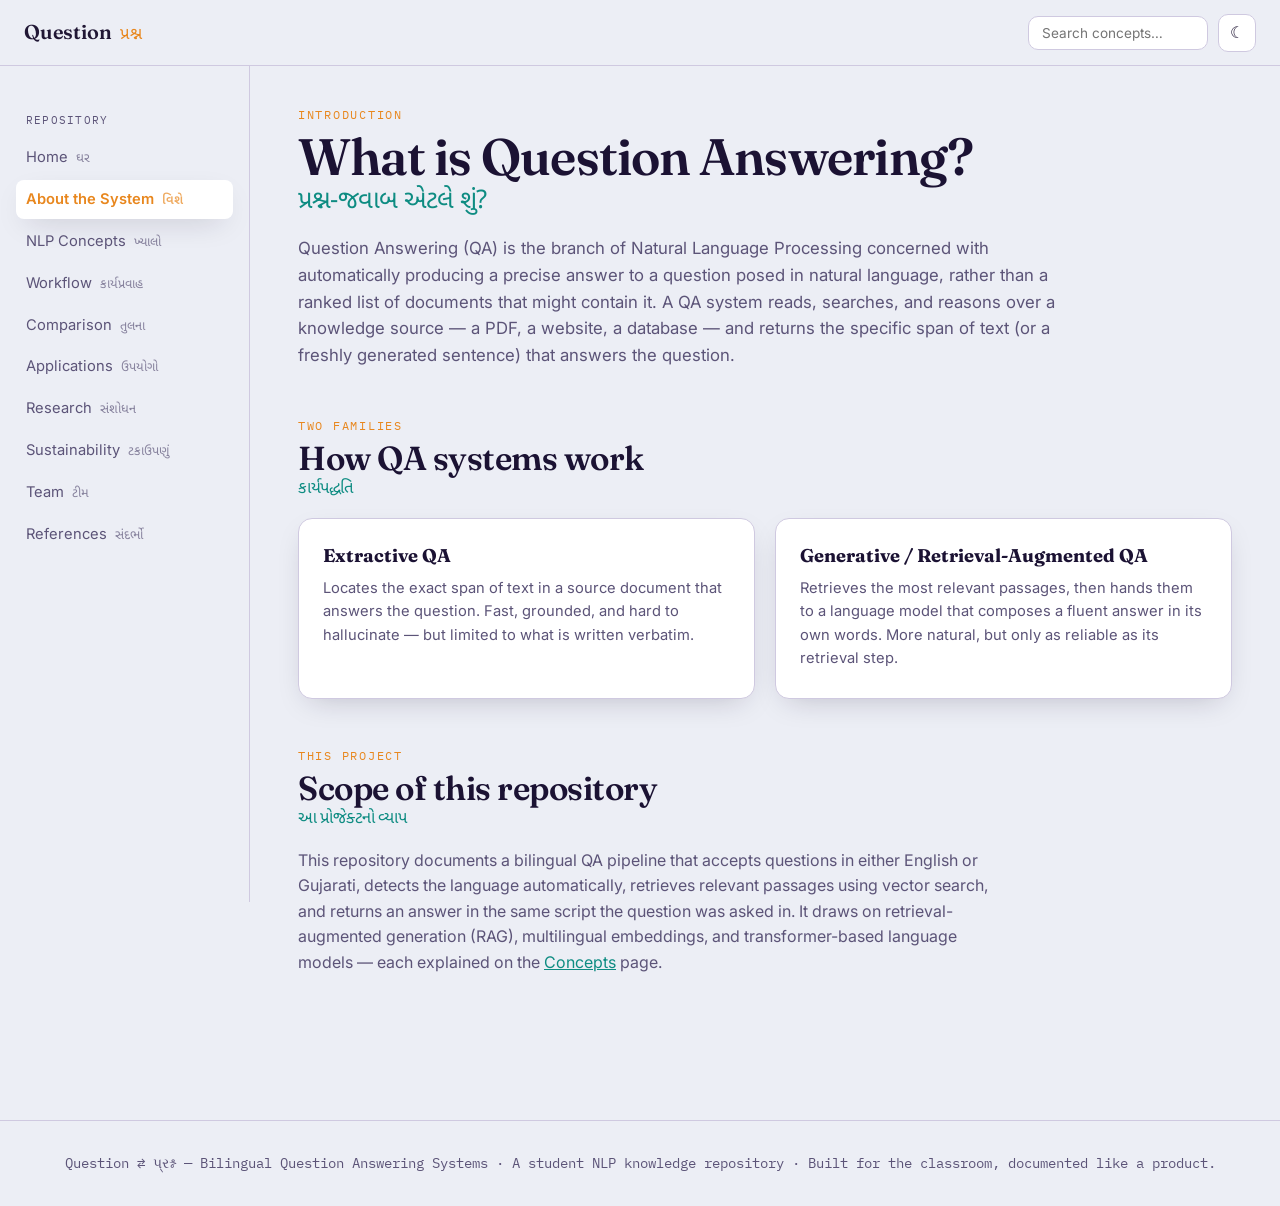
<file: bilingual-question-answering-system/qa-site/about.html>
<!DOCTYPE html>
<html lang="en">
<head>
<meta charset="UTF-8">
<meta name="viewport" content="width=device-width, initial-scale=1.0">
<title>About the System · Question ⇄ પ્રશ્ન</title>
<meta name="description" content="A bilingual (English + Gujarati) Question Answering Systems knowledge repository — concepts, pipelines, comparisons, applications and research.">
<link rel="preconnect" href="https://fonts.googleapis.com">
<link rel="preconnect" href="https://fonts.gstatic.com" crossorigin>
<link href="https://fonts.googleapis.com/css2?family=Fraunces:opsz,wght@9..144,400;9..144,600;9..144,700&family=Inter:wght@400;500;600;700&family=Noto+Sans+Gujarati:wght@400;500;600;700&family=IBM+Plex+Mono:wght@400;500&display=swap" rel="stylesheet">
<link rel="stylesheet" href="./css/style.css">
</head>
<body>
<div id="progress-bar"></div>
<header class="topbar">
  <div style="display:flex;align-items:center;gap:.4rem;">
    <button id="nav-toggle" class="icon-btn" aria-label="Toggle navigation">☰</button>
    <a class="brand" href="./index.html">
      <span class="brand-en">Question</span><span class="brand-gu">પ્રશ્ન</span>
    </a>
  </div>
  <div class="topbar-tools">
    <input id="search-input" type="text" placeholder="Search concepts…" aria-label="Search">
    <button id="theme-toggle" class="icon-btn" aria-label="Toggle dark mode">☾</button>
  </div>
</header>
<div class="shell">
  <aside class="sidebar" id="sidebar">
    <div class="sidebar-heading">Repository</div>
    <nav>
      <a class="nav-link" href="./index.html"><span class="en">Home</span><span class="gu">ઘર</span></a>
      <a class="nav-link active" href="./about.html"><span class="en">About the System</span><span class="gu">વિશે</span></a>
      <a class="nav-link" href="./concepts.html"><span class="en">NLP Concepts</span><span class="gu">ખ્યાલો</span></a>
      <a class="nav-link" href="./workflow.html"><span class="en">Workflow</span><span class="gu">કાર્યપ્રવાહ</span></a>
      <a class="nav-link" href="./comparison.html"><span class="en">Comparison</span><span class="gu">તુલના</span></a>
      <a class="nav-link" href="./applications.html"><span class="en">Applications</span><span class="gu">ઉપયોગો</span></a>
      <a class="nav-link" href="./research.html"><span class="en">Research</span><span class="gu">સંશોધન</span></a>
      <a class="nav-link" href="./sustainability.html"><span class="en">Sustainability</span><span class="gu">ટકાઉપણું</span></a>
      <a class="nav-link" href="./team.html"><span class="en">Team</span><span class="gu">ટીમ</span></a>
      <a class="nav-link" href="./references.html"><span class="en">References</span><span class="gu">સંદર્ભો</span></a>
    </nav>
  </aside>
  <main>

<div class="lockup"><span class="eyebrow">Introduction</span><h1>What is Question Answering?<span class="gu">પ્રશ્ન-જવાબ એટલે શું?</span></h1></div>
<p class="reveal" style="max-width:70ch; color:var(--text-mute); font-size:1.05rem;">Question Answering (QA) is the branch of Natural Language Processing concerned with automatically producing a precise answer to a question posed in natural language, rather than a ranked list of documents that might contain it. A QA system reads, searches, and reasons over a knowledge source — a PDF, a website, a database — and returns the specific span of text (or a freshly generated sentence) that answers the question.</p>

<section class="reveal">
  <div class="lockup"><span class="eyebrow">Two families</span><h2>How QA systems work<span class="gu">કાર્યપદ્ધતિ</span></h2></div>
  <div class="grid grid-2">
    <div class="card">
      <h3>Extractive QA</h3>
      <p>Locates the exact span of text in a source document that answers the question. Fast, grounded, and hard to hallucinate — but limited to what is written verbatim.</p>
    </div>
    <div class="card">
      <h3>Generative / Retrieval-Augmented QA</h3>
      <p>Retrieves the most relevant passages, then hands them to a language model that composes a fluent answer in its own words. More natural, but only as reliable as its retrieval step.</p>
    </div>
  </div>
</section>

<section class="reveal">
  <div class="lockup"><span class="eyebrow">This project</span><h2>Scope of this repository<span class="gu">આ પ્રોજેક્ટનો વ્યાપ</span></h2></div>
  <p style="max-width:70ch; color:var(--text-mute);">This repository documents a bilingual QA pipeline that accepts questions in either English or Gujarati, detects the language automatically, retrieves relevant passages using vector search, and returns an answer in the same script the question was asked in. It draws on retrieval-augmented generation (RAG), multilingual embeddings, and transformer-based language models — each explained on the <a href="concepts.html">Concepts</a> page.</p>
</section>
  </main>
</div>
<footer>
  Question ⇄ પ્રશ્ન — Bilingual Question Answering Systems &middot; A student NLP knowledge repository &middot; Built for the classroom, documented like a product.
</footer>
<button id="top-btn" aria-label="Back to top">↑</button>
<script src="./js/script.js"></script>
</body>
</html>
</file>
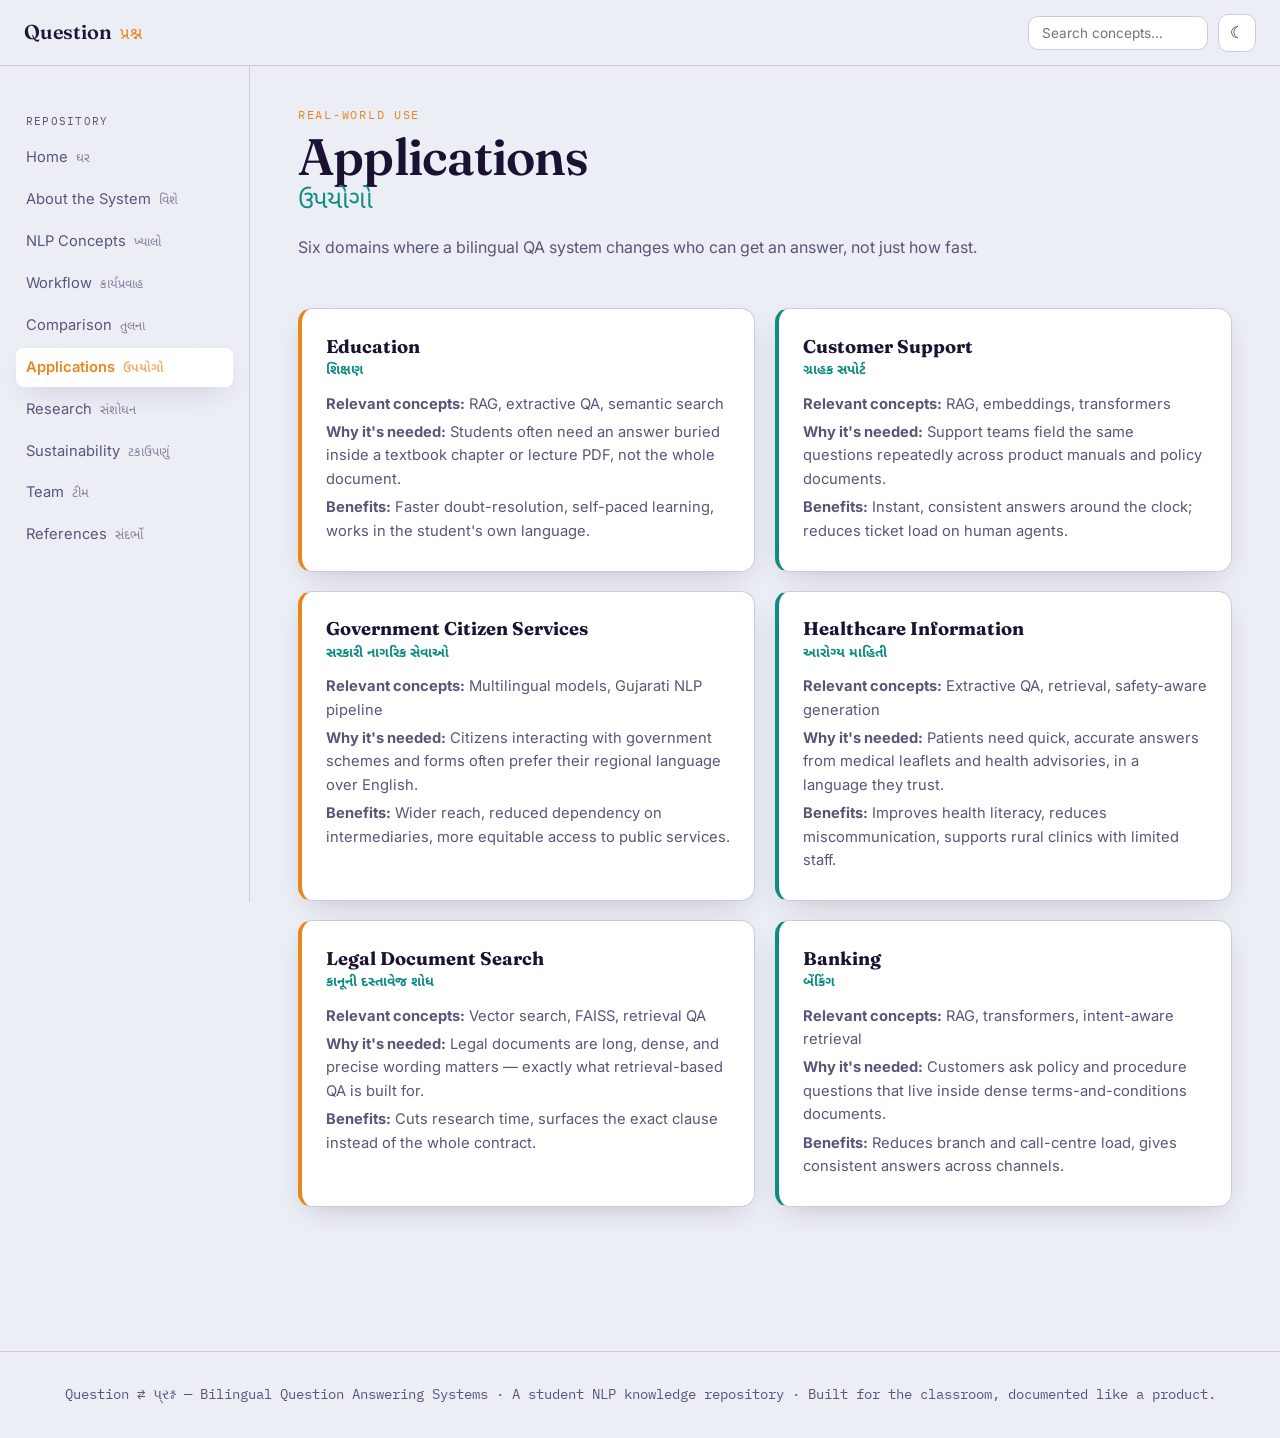
<file: bilingual-question-answering-system/qa-site/applications.html>
<!DOCTYPE html>
<html lang="en">
<head>
<meta charset="UTF-8">
<meta name="viewport" content="width=device-width, initial-scale=1.0">
<title>Applications · Question ⇄ પ્રશ્ન</title>
<meta name="description" content="A bilingual (English + Gujarati) Question Answering Systems knowledge repository — concepts, pipelines, comparisons, applications and research.">
<link rel="preconnect" href="https://fonts.googleapis.com">
<link rel="preconnect" href="https://fonts.gstatic.com" crossorigin>
<link href="https://fonts.googleapis.com/css2?family=Fraunces:opsz,wght@9..144,400;9..144,600;9..144,700&family=Inter:wght@400;500;600;700&family=Noto+Sans+Gujarati:wght@400;500;600;700&family=IBM+Plex+Mono:wght@400;500&display=swap" rel="stylesheet">
<link rel="stylesheet" href="./css/style.css">
</head>
<body>
<div id="progress-bar"></div>
<header class="topbar">
  <div style="display:flex;align-items:center;gap:.4rem;">
    <button id="nav-toggle" class="icon-btn" aria-label="Toggle navigation">☰</button>
    <a class="brand" href="./index.html">
      <span class="brand-en">Question</span><span class="brand-gu">પ્રશ્ન</span>
    </a>
  </div>
  <div class="topbar-tools">
    <input id="search-input" type="text" placeholder="Search concepts…" aria-label="Search">
    <button id="theme-toggle" class="icon-btn" aria-label="Toggle dark mode">☾</button>
  </div>
</header>
<div class="shell">
  <aside class="sidebar" id="sidebar">
    <div class="sidebar-heading">Repository</div>
    <nav>
      <a class="nav-link" href="./index.html"><span class="en">Home</span><span class="gu">ઘર</span></a>
      <a class="nav-link" href="./about.html"><span class="en">About the System</span><span class="gu">વિશે</span></a>
      <a class="nav-link" href="./concepts.html"><span class="en">NLP Concepts</span><span class="gu">ખ્યાલો</span></a>
      <a class="nav-link" href="./workflow.html"><span class="en">Workflow</span><span class="gu">કાર્યપ્રવાહ</span></a>
      <a class="nav-link" href="./comparison.html"><span class="en">Comparison</span><span class="gu">તુલના</span></a>
      <a class="nav-link active" href="./applications.html"><span class="en">Applications</span><span class="gu">ઉપયોગો</span></a>
      <a class="nav-link" href="./research.html"><span class="en">Research</span><span class="gu">સંશોધન</span></a>
      <a class="nav-link" href="./sustainability.html"><span class="en">Sustainability</span><span class="gu">ટકાઉપણું</span></a>
      <a class="nav-link" href="./team.html"><span class="en">Team</span><span class="gu">ટીમ</span></a>
      <a class="nav-link" href="./references.html"><span class="en">References</span><span class="gu">સંદર્ભો</span></a>
    </nav>
  </aside>
  <main>

<div class="lockup"><span class="eyebrow">Real-world use</span><h1>Applications<span class="gu">ઉપયોગો</span></h1></div>
<p class="reveal" style="max-width:70ch; color:var(--text-mute);">Six domains where a bilingual QA system changes who can get an answer, not just how fast.</p>
<section class="grid grid-2">

    <div class="card app-card reveal">
      <h3>Education<span class="gu-tag">શિક્ષણ</span></h3>
      <p><strong>Relevant concepts:</strong> RAG, extractive QA, semantic search</p>
      <p><strong>Why it's needed:</strong> Students often need an answer buried inside a textbook chapter or lecture PDF, not the whole document.</p>
      <p><strong>Benefits:</strong> Faster doubt-resolution, self-paced learning, works in the student's own language.</p>
    </div>
    

    <div class="card app-card alt reveal">
      <h3>Customer Support<span class="gu-tag">ગ્રાહક સપોર્ટ</span></h3>
      <p><strong>Relevant concepts:</strong> RAG, embeddings, transformers</p>
      <p><strong>Why it's needed:</strong> Support teams field the same questions repeatedly across product manuals and policy documents.</p>
      <p><strong>Benefits:</strong> Instant, consistent answers around the clock; reduces ticket load on human agents.</p>
    </div>
    

    <div class="card app-card reveal">
      <h3>Government Citizen Services<span class="gu-tag">સરકારી નાગરિક સેવાઓ</span></h3>
      <p><strong>Relevant concepts:</strong> Multilingual models, Gujarati NLP pipeline</p>
      <p><strong>Why it's needed:</strong> Citizens interacting with government schemes and forms often prefer their regional language over English.</p>
      <p><strong>Benefits:</strong> Wider reach, reduced dependency on intermediaries, more equitable access to public services.</p>
    </div>
    

    <div class="card app-card alt reveal">
      <h3>Healthcare Information<span class="gu-tag">આરોગ્ય માહિતી</span></h3>
      <p><strong>Relevant concepts:</strong> Extractive QA, retrieval, safety-aware generation</p>
      <p><strong>Why it's needed:</strong> Patients need quick, accurate answers from medical leaflets and health advisories, in a language they trust.</p>
      <p><strong>Benefits:</strong> Improves health literacy, reduces miscommunication, supports rural clinics with limited staff.</p>
    </div>
    

    <div class="card app-card reveal">
      <h3>Legal Document Search<span class="gu-tag">કાનૂની દસ્તાવેજ શોધ</span></h3>
      <p><strong>Relevant concepts:</strong> Vector search, FAISS, retrieval QA</p>
      <p><strong>Why it's needed:</strong> Legal documents are long, dense, and precise wording matters — exactly what retrieval-based QA is built for.</p>
      <p><strong>Benefits:</strong> Cuts research time, surfaces the exact clause instead of the whole contract.</p>
    </div>
    

    <div class="card app-card alt reveal">
      <h3>Banking<span class="gu-tag">બેંકિંગ</span></h3>
      <p><strong>Relevant concepts:</strong> RAG, transformers, intent-aware retrieval</p>
      <p><strong>Why it's needed:</strong> Customers ask policy and procedure questions that live inside dense terms-and-conditions documents.</p>
      <p><strong>Benefits:</strong> Reduces branch and call-centre load, gives consistent answers across channels.</p>
    </div>
    
</section>
  </main>
</div>
<footer>
  Question ⇄ પ્રશ્ન — Bilingual Question Answering Systems &middot; A student NLP knowledge repository &middot; Built for the classroom, documented like a product.
</footer>
<button id="top-btn" aria-label="Back to top">↑</button>
<script src="./js/script.js"></script>
</body>
</html>
</file>
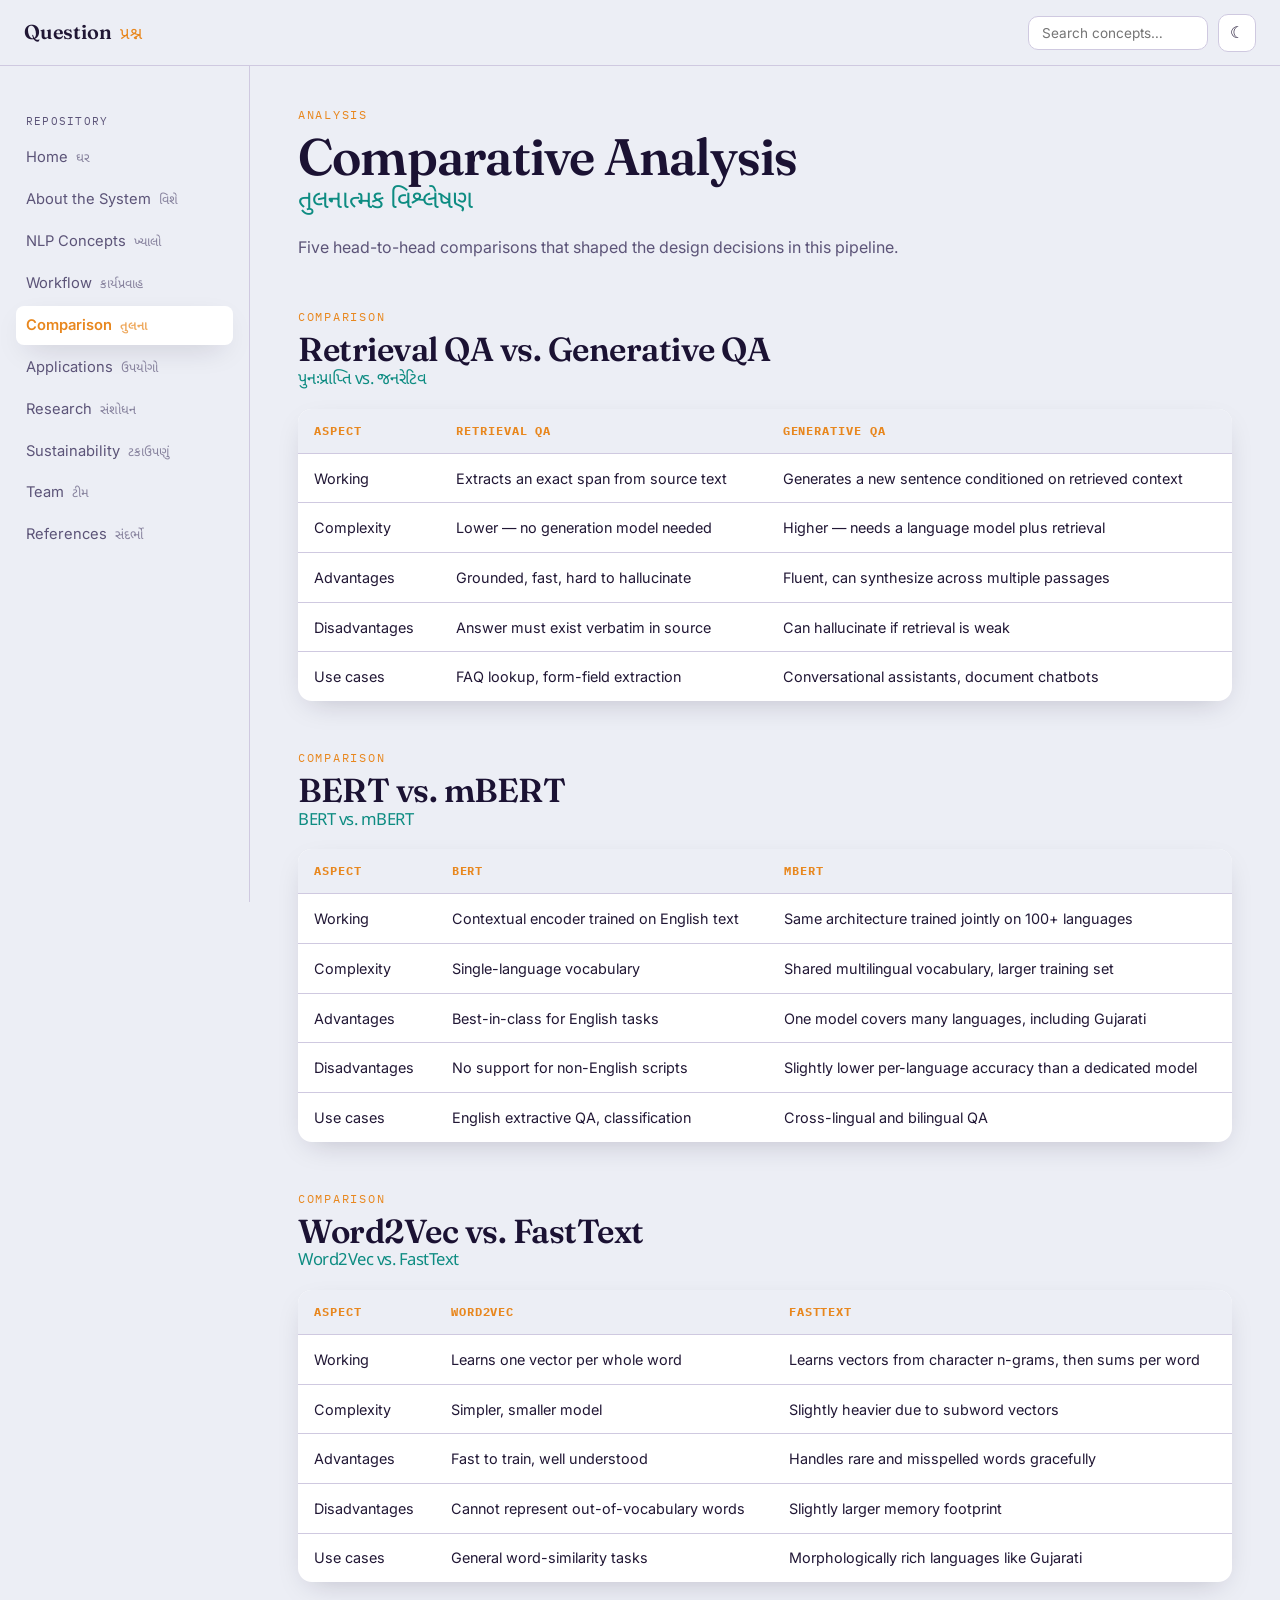
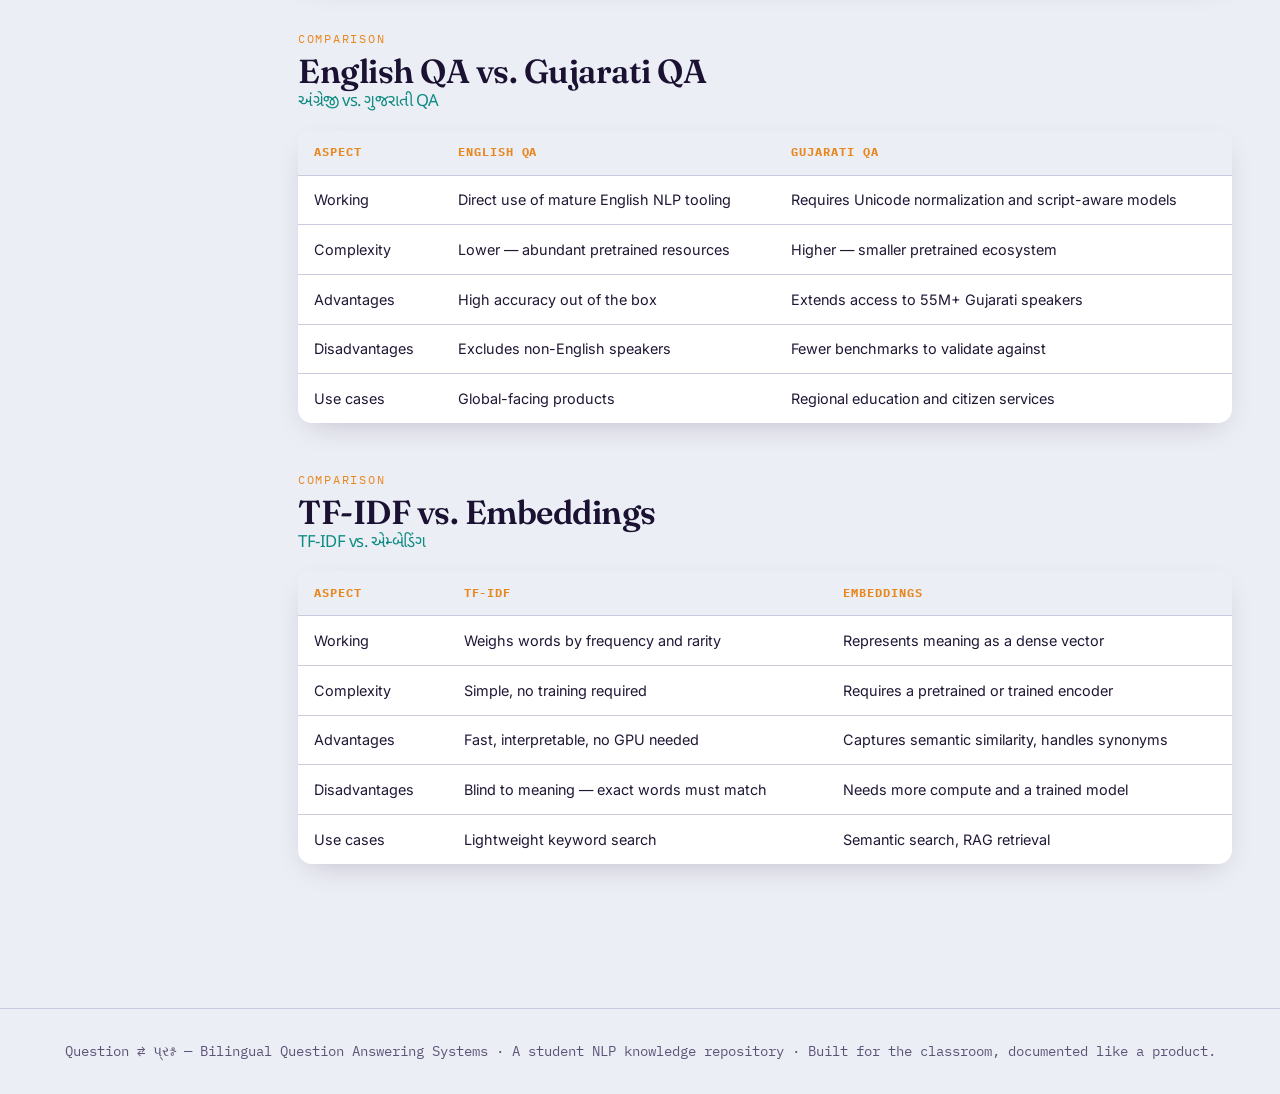
<file: bilingual-question-answering-system/qa-site/comparison.html>
<!DOCTYPE html>
<html lang="en">
<head>
<meta charset="UTF-8">
<meta name="viewport" content="width=device-width, initial-scale=1.0">
<title>Comparative Analysis · Question ⇄ પ્રશ્ન</title>
<meta name="description" content="A bilingual (English + Gujarati) Question Answering Systems knowledge repository — concepts, pipelines, comparisons, applications and research.">
<link rel="preconnect" href="https://fonts.googleapis.com">
<link rel="preconnect" href="https://fonts.gstatic.com" crossorigin>
<link href="https://fonts.googleapis.com/css2?family=Fraunces:opsz,wght@9..144,400;9..144,600;9..144,700&family=Inter:wght@400;500;600;700&family=Noto+Sans+Gujarati:wght@400;500;600;700&family=IBM+Plex+Mono:wght@400;500&display=swap" rel="stylesheet">
<link rel="stylesheet" href="./css/style.css">
</head>
<body>
<div id="progress-bar"></div>
<header class="topbar">
  <div style="display:flex;align-items:center;gap:.4rem;">
    <button id="nav-toggle" class="icon-btn" aria-label="Toggle navigation">☰</button>
    <a class="brand" href="./index.html">
      <span class="brand-en">Question</span><span class="brand-gu">પ્રશ્ન</span>
    </a>
  </div>
  <div class="topbar-tools">
    <input id="search-input" type="text" placeholder="Search concepts…" aria-label="Search">
    <button id="theme-toggle" class="icon-btn" aria-label="Toggle dark mode">☾</button>
  </div>
</header>
<div class="shell">
  <aside class="sidebar" id="sidebar">
    <div class="sidebar-heading">Repository</div>
    <nav>
      <a class="nav-link" href="./index.html"><span class="en">Home</span><span class="gu">ઘર</span></a>
      <a class="nav-link" href="./about.html"><span class="en">About the System</span><span class="gu">વિશે</span></a>
      <a class="nav-link" href="./concepts.html"><span class="en">NLP Concepts</span><span class="gu">ખ્યાલો</span></a>
      <a class="nav-link" href="./workflow.html"><span class="en">Workflow</span><span class="gu">કાર્યપ્રવાહ</span></a>
      <a class="nav-link active" href="./comparison.html"><span class="en">Comparison</span><span class="gu">તુલના</span></a>
      <a class="nav-link" href="./applications.html"><span class="en">Applications</span><span class="gu">ઉપયોગો</span></a>
      <a class="nav-link" href="./research.html"><span class="en">Research</span><span class="gu">સંશોધન</span></a>
      <a class="nav-link" href="./sustainability.html"><span class="en">Sustainability</span><span class="gu">ટકાઉપણું</span></a>
      <a class="nav-link" href="./team.html"><span class="en">Team</span><span class="gu">ટીમ</span></a>
      <a class="nav-link" href="./references.html"><span class="en">References</span><span class="gu">સંદર્ભો</span></a>
    </nav>
  </aside>
  <main>

<div class="lockup"><span class="eyebrow">Analysis</span><h1>Comparative Analysis<span class="gu">તુલનાત્મક વિશ્લેષણ</span></h1></div>
<p class="reveal" style="max-width:70ch; color:var(--text-mute);">Five head-to-head comparisons that shaped the design decisions in this pipeline.</p>


    <section class="reveal">
      <div class="lockup"><span class="eyebrow">Comparison</span><h2>Retrieval QA vs. Generative QA<span class="gu">પુનઃપ્રાપ્તિ vs. જનરેટિવ</span></h2></div>
      <table><thead><tr><th>Aspect</th><th>Retrieval QA</th><th>Generative QA</th></tr></thead><tbody><tr><td>Working</td><td>Extracts an exact span from source text</td><td>Generates a new sentence conditioned on retrieved context</td></tr><tr><td>Complexity</td><td>Lower — no generation model needed</td><td>Higher — needs a language model plus retrieval</td></tr><tr><td>Advantages</td><td>Grounded, fast, hard to hallucinate</td><td>Fluent, can synthesize across multiple passages</td></tr><tr><td>Disadvantages</td><td>Answer must exist verbatim in source</td><td>Can hallucinate if retrieval is weak</td></tr><tr><td>Use cases</td><td>FAQ lookup, form-field extraction</td><td>Conversational assistants, document chatbots</td></tr></tbody></table>
    </section>
    


    <section class="reveal">
      <div class="lockup"><span class="eyebrow">Comparison</span><h2>BERT vs. mBERT<span class="gu">BERT vs. mBERT</span></h2></div>
      <table><thead><tr><th>Aspect</th><th>BERT</th><th>mBERT</th></tr></thead><tbody><tr><td>Working</td><td>Contextual encoder trained on English text</td><td>Same architecture trained jointly on 100+ languages</td></tr><tr><td>Complexity</td><td>Single-language vocabulary</td><td>Shared multilingual vocabulary, larger training set</td></tr><tr><td>Advantages</td><td>Best-in-class for English tasks</td><td>One model covers many languages, including Gujarati</td></tr><tr><td>Disadvantages</td><td>No support for non-English scripts</td><td>Slightly lower per-language accuracy than a dedicated model</td></tr><tr><td>Use cases</td><td>English extractive QA, classification</td><td>Cross-lingual and bilingual QA</td></tr></tbody></table>
    </section>
    


    <section class="reveal">
      <div class="lockup"><span class="eyebrow">Comparison</span><h2>Word2Vec vs. FastText<span class="gu">Word2Vec vs. FastText</span></h2></div>
      <table><thead><tr><th>Aspect</th><th>Word2Vec</th><th>FastText</th></tr></thead><tbody><tr><td>Working</td><td>Learns one vector per whole word</td><td>Learns vectors from character n-grams, then sums per word</td></tr><tr><td>Complexity</td><td>Simpler, smaller model</td><td>Slightly heavier due to subword vectors</td></tr><tr><td>Advantages</td><td>Fast to train, well understood</td><td>Handles rare and misspelled words gracefully</td></tr><tr><td>Disadvantages</td><td>Cannot represent out-of-vocabulary words</td><td>Slightly larger memory footprint</td></tr><tr><td>Use cases</td><td>General word-similarity tasks</td><td>Morphologically rich languages like Gujarati</td></tr></tbody></table>
    </section>
    


    <section class="reveal">
      <div class="lockup"><span class="eyebrow">Comparison</span><h2>English QA vs. Gujarati QA<span class="gu">અંગ્રેજી vs. ગુજરાતી QA</span></h2></div>
      <table><thead><tr><th>Aspect</th><th>English QA</th><th>Gujarati QA</th></tr></thead><tbody><tr><td>Working</td><td>Direct use of mature English NLP tooling</td><td>Requires Unicode normalization and script-aware models</td></tr><tr><td>Complexity</td><td>Lower — abundant pretrained resources</td><td>Higher — smaller pretrained ecosystem</td></tr><tr><td>Advantages</td><td>High accuracy out of the box</td><td>Extends access to 55M+ Gujarati speakers</td></tr><tr><td>Disadvantages</td><td>Excludes non-English speakers</td><td>Fewer benchmarks to validate against</td></tr><tr><td>Use cases</td><td>Global-facing products</td><td>Regional education and citizen services</td></tr></tbody></table>
    </section>
    


    <section class="reveal">
      <div class="lockup"><span class="eyebrow">Comparison</span><h2>TF-IDF vs. Embeddings<span class="gu">TF-IDF vs. એમ્બેડિંગ</span></h2></div>
      <table><thead><tr><th>Aspect</th><th>TF-IDF</th><th>Embeddings</th></tr></thead><tbody><tr><td>Working</td><td>Weighs words by frequency and rarity</td><td>Represents meaning as a dense vector</td></tr><tr><td>Complexity</td><td>Simple, no training required</td><td>Requires a pretrained or trained encoder</td></tr><tr><td>Advantages</td><td>Fast, interpretable, no GPU needed</td><td>Captures semantic similarity, handles synonyms</td></tr><tr><td>Disadvantages</td><td>Blind to meaning — exact words must match</td><td>Needs more compute and a trained model</td></tr><tr><td>Use cases</td><td>Lightweight keyword search</td><td>Semantic search, RAG retrieval</td></tr></tbody></table>
    </section>
    
  </main>
</div>
<footer>
  Question ⇄ પ્રશ્ન — Bilingual Question Answering Systems &middot; A student NLP knowledge repository &middot; Built for the classroom, documented like a product.
</footer>
<button id="top-btn" aria-label="Back to top">↑</button>
<script src="./js/script.js"></script>
</body>
</html>
</file>
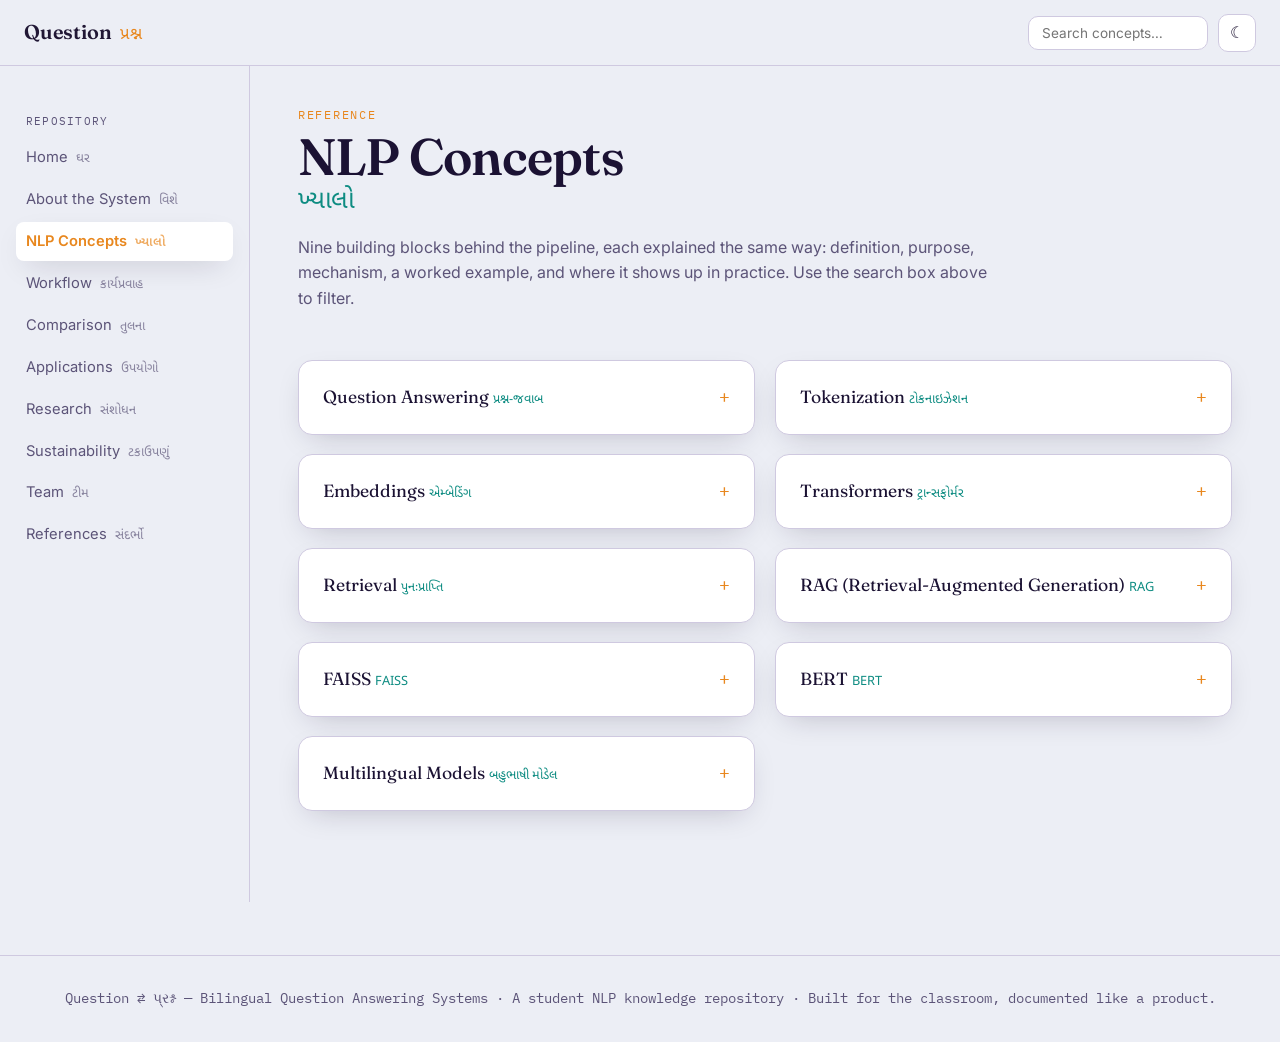
<file: bilingual-question-answering-system/qa-site/concepts.html>
<!DOCTYPE html>
<html lang="en">
<head>
<meta charset="UTF-8">
<meta name="viewport" content="width=device-width, initial-scale=1.0">
<title>NLP Concepts · Question ⇄ પ્રશ્ન</title>
<meta name="description" content="A bilingual (English + Gujarati) Question Answering Systems knowledge repository — concepts, pipelines, comparisons, applications and research.">
<link rel="preconnect" href="https://fonts.googleapis.com">
<link rel="preconnect" href="https://fonts.gstatic.com" crossorigin>
<link href="https://fonts.googleapis.com/css2?family=Fraunces:opsz,wght@9..144,400;9..144,600;9..144,700&family=Inter:wght@400;500;600;700&family=Noto+Sans+Gujarati:wght@400;500;600;700&family=IBM+Plex+Mono:wght@400;500&display=swap" rel="stylesheet">
<link rel="stylesheet" href="./css/style.css">
</head>
<body>
<div id="progress-bar"></div>
<header class="topbar">
  <div style="display:flex;align-items:center;gap:.4rem;">
    <button id="nav-toggle" class="icon-btn" aria-label="Toggle navigation">☰</button>
    <a class="brand" href="./index.html">
      <span class="brand-en">Question</span><span class="brand-gu">પ્રશ્ન</span>
    </a>
  </div>
  <div class="topbar-tools">
    <input id="search-input" type="text" placeholder="Search concepts…" aria-label="Search">
    <button id="theme-toggle" class="icon-btn" aria-label="Toggle dark mode">☾</button>
  </div>
</header>
<div class="shell">
  <aside class="sidebar" id="sidebar">
    <div class="sidebar-heading">Repository</div>
    <nav>
      <a class="nav-link" href="./index.html"><span class="en">Home</span><span class="gu">ઘર</span></a>
      <a class="nav-link" href="./about.html"><span class="en">About the System</span><span class="gu">વિશે</span></a>
      <a class="nav-link active" href="./concepts.html"><span class="en">NLP Concepts</span><span class="gu">ખ્યાલો</span></a>
      <a class="nav-link" href="./workflow.html"><span class="en">Workflow</span><span class="gu">કાર્યપ્રવાહ</span></a>
      <a class="nav-link" href="./comparison.html"><span class="en">Comparison</span><span class="gu">તુલના</span></a>
      <a class="nav-link" href="./applications.html"><span class="en">Applications</span><span class="gu">ઉપયોગો</span></a>
      <a class="nav-link" href="./research.html"><span class="en">Research</span><span class="gu">સંશોધન</span></a>
      <a class="nav-link" href="./sustainability.html"><span class="en">Sustainability</span><span class="gu">ટકાઉપણું</span></a>
      <a class="nav-link" href="./team.html"><span class="en">Team</span><span class="gu">ટીમ</span></a>
      <a class="nav-link" href="./references.html"><span class="en">References</span><span class="gu">સંદર્ભો</span></a>
    </nav>
  </aside>
  <main>

<div class="lockup"><span class="eyebrow">Reference</span><h1>NLP Concepts<span class="gu">ખ્યાલો</span></h1></div>
<p class="reveal" style="max-width:70ch; color:var(--text-mute);">Nine building blocks behind the pipeline, each explained the same way: definition, purpose, mechanism, a worked example, and where it shows up in practice. Use the search box above to filter.</p>
<section class="grid grid-2 reveal">

    <details class="card" data-search="Question Answering પ્રશ્ન-જવાબ An NLP task where a system returns a direct answer to a natural-language question instead of a list of documents. Collapses the gap between asking and knowing — the user gets the answer, not the homework of finding it. Combines retrieval (finding relevant text) with either span extraction or answer generation. Q: "Who founded Infosys?" → A: "N. R. Narayana Murthy."">
      <summary>Question Answering <span class="gu-tag" style="display:inline;font-size:.8rem;">પ્રશ્ન-જવાબ</span></summary>
      <dl>
        <dt>Definition</dt><dd>An NLP task where a system returns a direct answer to a natural-language question instead of a list of documents.</dd>
        <dt>Purpose</dt><dd>Collapses the gap between asking and knowing — the user gets the answer, not the homework of finding it.</dd>
        <dt>How it works</dt><dd>Combines retrieval (finding relevant text) with either span extraction or answer generation.</dd>
        <dt>Example</dt><dd>Q: "Who founded Infosys?" → A: "N. R. Narayana Murthy."</dd>
        <dt>Advantages</dt><dd>Fast, precise, reduces reading effort.</dd>
        <dt>Limitations</dt><dd>Only as good as its source documents and retrieval quality.</dd>
        <dt>Applications</dt><dd>Search engines, chatbots, voice assistants, helpdesks.</dd>
      </dl>
    </details>
    

    <details class="card" data-search="Tokenization ટોકનાઇઝેશન Splitting raw text into smaller units — words, subwords, or characters — that a model can process. Neural networks operate on numbers, not text; tokenization is the first translation step. A tokenizer applies rules or a learned vocabulary (e.g. Byte-Pair Encoding) to break text into tokens, then maps each token to an ID. "Gandhinagar" → ["Gandhi", "##nagar"] in a subword tokenizer.">
      <summary>Tokenization <span class="gu-tag" style="display:inline;font-size:.8rem;">ટોકનાઇઝેશન</span></summary>
      <dl>
        <dt>Definition</dt><dd>Splitting raw text into smaller units — words, subwords, or characters — that a model can process.</dd>
        <dt>Purpose</dt><dd>Neural networks operate on numbers, not text; tokenization is the first translation step.</dd>
        <dt>How it works</dt><dd>A tokenizer applies rules or a learned vocabulary (e.g. Byte-Pair Encoding) to break text into tokens, then maps each token to an ID.</dd>
        <dt>Example</dt><dd>"Gandhinagar" → ["Gandhi", "##nagar"] in a subword tokenizer.</dd>
        <dt>Advantages</dt><dd>Handles rare and compound words gracefully via subwords.</dd>
        <dt>Limitations</dt><dd>Script-specific quirks (like Gujarati conjuncts) need tokenizers trained on that script, not borrowed from English.</dd>
        <dt>Applications</dt><dd>Every step downstream: embeddings, search, generation.</dd>
      </dl>
    </details>
    

    <details class="card" data-search="Embeddings એમ્બેડિંગ Dense numerical vectors that represent the meaning of a word, sentence, or document in a continuous space. Let a computer compare meaning, not just matching characters — 'doctor' and 'physician' land near each other. A trained encoder model maps text to a fixed-length vector; semantic similarity becomes distance in that vector space. A 384-dimension vector representing the sentence "ગુજરાતની રાજધાની ગાંધીનગર છે."">
      <summary>Embeddings <span class="gu-tag" style="display:inline;font-size:.8rem;">એમ્બેડિંગ</span></summary>
      <dl>
        <dt>Definition</dt><dd>Dense numerical vectors that represent the meaning of a word, sentence, or document in a continuous space.</dd>
        <dt>Purpose</dt><dd>Let a computer compare meaning, not just matching characters — 'doctor' and 'physician' land near each other.</dd>
        <dt>How it works</dt><dd>A trained encoder model maps text to a fixed-length vector; semantic similarity becomes distance in that vector space.</dd>
        <dt>Example</dt><dd>A 384-dimension vector representing the sentence "ગુજરાતની રાજધાની ગાંધીનગર છે."</dd>
        <dt>Advantages</dt><dd>Enables semantic (meaning-based) search rather than exact keyword matching.</dd>
        <dt>Limitations</dt><dd>Quality depends entirely on training data; multilingual embeddings need multilingual training corpora.</dd>
        <dt>Applications</dt><dd>Semantic search, clustering, recommendation, retrieval for QA.</dd>
      </dl>
    </details>
    

    <details class="card" data-search="Transformers ટ્રાન્સફોર્મર A neural network architecture built on self-attention, which lets every word in a sequence weigh every other word. Captures long-range context far better than earlier recurrent architectures, and trains in parallel. Stacks of attention and feed-forward layers process an entire sequence at once, learning which words matter to which. BERT, GPT, and Llama are all transformer variants.">
      <summary>Transformers <span class="gu-tag" style="display:inline;font-size:.8rem;">ટ્રાન્સફોર્મર</span></summary>
      <dl>
        <dt>Definition</dt><dd>A neural network architecture built on self-attention, which lets every word in a sequence weigh every other word.</dd>
        <dt>Purpose</dt><dd>Captures long-range context far better than earlier recurrent architectures, and trains in parallel.</dd>
        <dt>How it works</dt><dd>Stacks of attention and feed-forward layers process an entire sequence at once, learning which words matter to which.</dd>
        <dt>Example</dt><dd>BERT, GPT, and Llama are all transformer variants.</dd>
        <dt>Advantages</dt><dd>State-of-the-art accuracy across nearly all NLP tasks.</dd>
        <dt>Limitations</dt><dd>Computationally heavy; needs large data and compute to train from scratch.</dd>
        <dt>Applications</dt><dd>Translation, summarization, question answering, code generation.</dd>
      </dl>
    </details>
    

    <details class="card" data-search="Retrieval પુનઃપ્રાપ્તિ The process of finding the passages most relevant to a query from a large collection of documents. A language model can't read an entire library before answering — retrieval narrows that library to a few relevant pages. A query is embedded, then compared against pre-embedded document chunks using a similarity metric like cosine distance. Given a 300-page textbook, retrieval surfaces the 3 paragraphs relevant to the question asked.">
      <summary>Retrieval <span class="gu-tag" style="display:inline;font-size:.8rem;">પુનઃપ્રાપ્તિ</span></summary>
      <dl>
        <dt>Definition</dt><dd>The process of finding the passages most relevant to a query from a large collection of documents.</dd>
        <dt>Purpose</dt><dd>A language model can't read an entire library before answering — retrieval narrows that library to a few relevant pages.</dd>
        <dt>How it works</dt><dd>A query is embedded, then compared against pre-embedded document chunks using a similarity metric like cosine distance.</dd>
        <dt>Example</dt><dd>Given a 300-page textbook, retrieval surfaces the 3 paragraphs relevant to the question asked.</dd>
        <dt>Advantages</dt><dd>Keeps answers grounded in real source material.</dd>
        <dt>Limitations</dt><dd>Poor chunking or embedding choices can bury the right passage.</dd>
        <dt>Applications</dt><dd>RAG pipelines, enterprise search, legal and medical document lookup.</dd>
      </dl>
    </details>
    

    <details class="card" data-search="RAG (Retrieval-Augmented Generation) RAG An architecture that retrieves relevant passages first, then feeds them to a language model to generate the final answer. Combines the factual grounding of retrieval with the fluency of generation. Query → retrieve top-k chunks from a vector database → construct a prompt with those chunks → language model generates an answer. A PDF Q&A chatbot that answers questions strictly from an uploaded document.">
      <summary>RAG (Retrieval-Augmented Generation) <span class="gu-tag" style="display:inline;font-size:.8rem;">RAG</span></summary>
      <dl>
        <dt>Definition</dt><dd>An architecture that retrieves relevant passages first, then feeds them to a language model to generate the final answer.</dd>
        <dt>Purpose</dt><dd>Combines the factual grounding of retrieval with the fluency of generation.</dd>
        <dt>How it works</dt><dd>Query → retrieve top-k chunks from a vector database → construct a prompt with those chunks → language model generates an answer.</dd>
        <dt>Example</dt><dd>A PDF Q&A chatbot that answers questions strictly from an uploaded document.</dd>
        <dt>Advantages</dt><dd>Reduces hallucination compared to a language model answering from memory alone.</dd>
        <dt>Limitations</dt><dd>Still bounded by retrieval quality and context window size.</dd>
        <dt>Applications</dt><dd>Document chatbots, customer support, internal knowledge assistants.</dd>
      </dl>
    </details>
    

    <details class="card" data-search="FAISS FAISS Facebook AI Similarity Search — an open-source library for fast nearest-neighbour search over dense vectors. Makes it feasible to search millions of embeddings in milliseconds. Indexes vectors using structures like inverted files or HNSW graphs to avoid brute-force comparison. Searching 100,000 embedded paragraphs for the 5 closest to a question vector.">
      <summary>FAISS <span class="gu-tag" style="display:inline;font-size:.8rem;">FAISS</span></summary>
      <dl>
        <dt>Definition</dt><dd>Facebook AI Similarity Search — an open-source library for fast nearest-neighbour search over dense vectors.</dd>
        <dt>Purpose</dt><dd>Makes it feasible to search millions of embeddings in milliseconds.</dd>
        <dt>How it works</dt><dd>Indexes vectors using structures like inverted files or HNSW graphs to avoid brute-force comparison.</dd>
        <dt>Example</dt><dd>Searching 100,000 embedded paragraphs for the 5 closest to a question vector.</dd>
        <dt>Advantages</dt><dd>Extremely fast, scales to large corpora, runs locally.</dd>
        <dt>Limitations</dt><dd>Approximate search trades a small amount of accuracy for speed at scale.</dd>
        <dt>Applications</dt><dd>Vector databases, RAG pipelines, recommendation systems.</dd>
      </dl>
    </details>
    

    <details class="card" data-search="BERT BERT Bidirectional Encoder Representations from Transformers — a transformer model pretrained to understand context from both directions. Produces rich contextual representations of text, useful for classification, extraction, and embeddings. Pretrained on masked-word prediction and next-sentence prediction over large text corpora, then fine-tuned for specific tasks. Fine-tuned BERT extracting the exact answer span from a passage for a given question.">
      <summary>BERT <span class="gu-tag" style="display:inline;font-size:.8rem;">BERT</span></summary>
      <dl>
        <dt>Definition</dt><dd>Bidirectional Encoder Representations from Transformers — a transformer model pretrained to understand context from both directions.</dd>
        <dt>Purpose</dt><dd>Produces rich contextual representations of text, useful for classification, extraction, and embeddings.</dd>
        <dt>How it works</dt><dd>Pretrained on masked-word prediction and next-sentence prediction over large text corpora, then fine-tuned for specific tasks.</dd>
        <dt>Example</dt><dd>Fine-tuned BERT extracting the exact answer span from a passage for a given question.</dd>
        <dt>Advantages</dt><dd>Strong general-purpose language understanding.</dd>
        <dt>Limitations</dt><dd>English-centric by default; needs a multilingual variant for Gujarati.</dd>
        <dt>Applications</dt><dd>Extractive QA, classification, named entity recognition.</dd>
      </dl>
    </details>
    

    <details class="card" data-search="Multilingual Models બહુભાષી મોડેલ Language models trained on text from many languages simultaneously, sharing a single vocabulary and parameter set. Let one model serve many languages, including lower-resource ones like Gujarati, without training from scratch for each. Trained on multilingual corpora with a shared subword vocabulary, learning cross-lingual representations. mBERT and multilingual sentence-embedding models supporting Gujarati text.">
      <summary>Multilingual Models <span class="gu-tag" style="display:inline;font-size:.8rem;">બહુભાષી મોડેલ</span></summary>
      <dl>
        <dt>Definition</dt><dd>Language models trained on text from many languages simultaneously, sharing a single vocabulary and parameter set.</dd>
        <dt>Purpose</dt><dd>Let one model serve many languages, including lower-resource ones like Gujarati, without training from scratch for each.</dd>
        <dt>How it works</dt><dd>Trained on multilingual corpora with a shared subword vocabulary, learning cross-lingual representations.</dd>
        <dt>Example</dt><dd>mBERT and multilingual sentence-embedding models supporting Gujarati text.</dd>
        <dt>Advantages</dt><dd>One pipeline serves multiple languages; cross-lingual transfer helps low-resource languages.</dd>
        <dt>Limitations</dt><dd>Per-language performance is usually a notch below a model trained specifically for that language.</dd>
        <dt>Applications</dt><dd>Bilingual and multilingual QA, cross-lingual search, translation.</dd>
      </dl>
    </details>
    
</section>
  </main>
</div>
<footer>
  Question ⇄ પ્રશ્ન — Bilingual Question Answering Systems &middot; A student NLP knowledge repository &middot; Built for the classroom, documented like a product.
</footer>
<button id="top-btn" aria-label="Back to top">↑</button>
<script src="./js/script.js"></script>
</body>
</html>
</file>
<file: css/style.css>
/* ============================================================
   Question ⇄ પ્રશ્ન — Bilingual QA Systems Knowledge Repository
   Design tokens
   ============================================================ */

:root {
  --ink: #1B1233;
  --ink-soft: #352a52;
  --paper: #ECEEF5;
  --paper-raise: #FFFFFF;
  --border: #CFC9E0;
  --saffron: #E8871E;
  --saffron-dim: #c9740f;
  --teal: #0E8C82;
  --teal-dim: #0b6f67;
  --text: #211735;
  --text-mute: #5c5478;
  --radius: 14px;
  --shadow: 0 10px 30px -12px rgba(27, 18, 51, .25);
  --serif: "Fraunces", Georgia, serif;
  --sans: "Inter", -apple-system, BlinkMacSystemFont, "Segoe UI", sans-serif;
  --guj: "Noto Sans Gujarati", var(--sans);
  --mono: "IBM Plex Mono", ui-monospace, monospace;
}

html[data-theme="dark"] {
  --ink: #EDEAF6;
  --ink-soft: #d9d4ea;
  --paper: #140C24;
  --paper-raise: #1E1436;
  --border: #3a2f57;
  --text: #EDEAF6;
  --text-mute: #b3abcf;
  --shadow: 0 10px 30px -12px rgba(0, 0, 0, .6);
}

* {
  box-sizing: border-box;
}

html {
  scroll-behavior: smooth;
}

body {
  margin: 0;
  background: var(--paper);
  color: var(--text);
  font-family: var(--sans);
  line-height: 1.6;
  transition: background .25s ease, color .25s ease;
}

img {
  max-width: 100%;
  display: block;
}

a {
  color: var(--teal);
}

html[data-theme="dark"] a {
  color: #4fd9cc;
}

/* ---------- reading progress bar ---------- */
#progress-bar {
  position: fixed;
  top: 0;
  left: 0;
  height: 3px;
  width: 0%;
  background: linear-gradient(90deg, var(--saffron), var(--teal));
  z-index: 999;
  transition: width .1s linear;
}

/* ---------- topbar ---------- */
.topbar {
  position: sticky;
  top: 0;
  z-index: 90;
  display: flex;
  align-items: center;
  justify-content: space-between;
  gap: 1rem;
  padding: .85rem 1.5rem;
  background: color-mix(in srgb, var(--paper) 88%, transparent);
  backdrop-filter: blur(10px);
  border-bottom: 1px solid var(--border);
}

.brand {
  display: flex;
  align-items: baseline;
  gap: .55rem;
  text-decoration: none;
  color: var(--text);
}

.brand-en {
  font-family: var(--serif);
  font-weight: 600;
  font-size: 1.25rem;
  letter-spacing: -.01em;
}

.brand-gu {
  font-family: var(--guj);
  font-size: 1.05rem;
  color: var(--saffron);
}

.topbar-tools {
  display: flex;
  align-items: center;
  gap: .6rem;
}

.icon-btn {
  border: 1px solid var(--border);
  background: var(--paper-raise);
  color: var(--text);
  border-radius: 10px;
  width: 38px;
  height: 38px;
  display: grid;
  place-items: center;
  cursor: pointer;
  font-size: 1rem;
}

.icon-btn:hover {
  border-color: var(--saffron);
}

#nav-toggle {
  display: none;
}

#search-input {
  border: 1px solid var(--border);
  background: var(--paper-raise);
  color: var(--text);
  border-radius: 10px;
  padding: .5rem .8rem;
  font-family: var(--sans);
  font-size: .85rem;
  width: 180px;
}

/* ---------- layout: sidebar + content ---------- */
.shell {
  display: flex;
  max-width: 1320px;
  margin: 0 auto;
}

.sidebar {
  width: 250px;
  flex: none;
  padding: 1.5rem 1rem 3rem;
  position: sticky;
  top: 64px;
  align-self: flex-start;
  height: calc(100vh - 64px);
  overflow-y: auto;
  border-right: 1px solid var(--border);
}

.sidebar nav a {
  display: flex;
  align-items: baseline;
  gap: .5rem;
  text-decoration: none;
  color: var(--text-mute);
  font-size: .92rem;
  padding: .5rem .6rem;
  border-radius: 8px;
  margin-bottom: .15rem;
}

.sidebar nav a .gu {
  font-family: var(--guj);
  font-size: .8rem;
  opacity: .7;
}

.sidebar nav a:hover {
  background: var(--paper-raise);
  color: var(--text);
}

.sidebar nav a.active {
  background: var(--paper-raise);
  color: var(--saffron);
  font-weight: 600;
  box-shadow: var(--shadow);
}

.sidebar-heading {
  font-family: var(--mono);
  text-transform: uppercase;
  letter-spacing: .12em;
  font-size: .68rem;
  color: var(--text-mute);
  margin: 1.4rem 0 .5rem .6rem;
}

main {
  flex: 1;
  min-width: 0;
  padding: 2.5rem 3rem 6rem;
}

/* ---------- bilingual heading lockup (signature element) ---------- */
.lockup {
  margin: 0 0 1.2rem;
}

.lockup .eyebrow {
  font-family: var(--mono);
  font-size: .72rem;
  letter-spacing: .15em;
  text-transform: uppercase;
  color: var(--saffron);
  display: block;
  margin-bottom: .35rem;
}

.lockup h1,
.lockup h2 {
  font-family: var(--serif);
  font-weight: 600;
  letter-spacing: -.015em;
  margin: 0;
  line-height: 1.05;
  color: var(--ink);
}

.lockup h1 {
  font-size: clamp(2.1rem, 4vw, 3.4rem);
}

.lockup h2 {
  font-size: clamp(1.5rem, 2.6vw, 2.1rem);
}

.lockup .gu {
  display: block;
  font-family: var(--guj);
  color: var(--teal);
  font-size: .5em;
  margin-top: .3rem;
  font-weight: 400;
}

html[data-theme="dark"] .lockup .gu {
  color: #4fd9cc;
}

/* ---------- hero ---------- */
.hero {
  display: grid;
  grid-template-columns: 1.1fr .9fr;
  gap: 2.5rem;
  align-items: center;
  padding: 2rem 0 3rem;
  border-bottom: 1px solid var(--border);
}

.hero p.lede {
  font-size: 1.1rem;
  color: var(--text-mute);
  max-width: 44ch;
}

.hero-cta {
  display: flex;
  gap: .8rem;
  flex-wrap: wrap;
  margin-top: 1.4rem;
}

.btn {
  font-family: var(--sans);
  font-weight: 600;
  font-size: .9rem;
  padding: .75rem 1.3rem;
  border-radius: 10px;
  text-decoration: none;
  display: inline-flex;
  align-items: center;
  gap: .4rem;
  border: 1px solid transparent;
  transition: transform .15s ease;
}

.btn:hover {
  transform: translateY(-2px);
}

.btn-primary {
  background: var(--saffron);
  color: #1b1233;
}

.btn-ghost {
  border-color: var(--border);
  color: var(--text);
}

/* ---------- translation flow animation ---------- */
.flow-box {
  background: var(--paper-raise);
  border: 1px solid var(--border);
  border-radius: var(--radius);
  padding: 1.6rem;
  box-shadow: var(--shadow);
  text-align: center;
  font-family: var(--serif);
}

.flow-row {
  display: flex;
  align-items: center;
  justify-content: center;
  gap: .9rem;
  font-size: 1.3rem;
  margin: .5rem 0;
}

.flow-row .gu {
  font-family: var(--guj);
  color: var(--teal);
}

.flow-arrow {
  color: var(--saffron);
  font-size: 1.1rem;
  animation: pulse 2.2s ease-in-out infinite;
}

@keyframes pulse {

  0%,
  100% {
    opacity: .4;
    transform: translateX(0);
  }

  50% {
    opacity: 1;
    transform: translateX(4px);
  }
}

/* ---------- sections / cards ---------- */
section {
  margin: 3rem 0;
}

.grid {
  display: grid;
  gap: 1.2rem;
  align-items: start;
}

.grid-3 {
  grid-template-columns: repeat(3, 1fr);
}

.grid-2 {
  grid-template-columns: repeat(2, 1fr);
}

.card {
  background: var(--paper-raise);
  border: 1px solid var(--border);
  border-radius: var(--radius);
  padding: 1.4rem 1.5rem;
  box-shadow: var(--shadow);
}

.card h3 {
  font-family: var(--serif);
  margin: 0 0 .4rem;
  font-size: 1.15rem;
  color: var(--ink);
}

.card .gu-tag {
  font-family: var(--guj);
  color: var(--teal);
  font-size: .85rem;
  display: block;
  margin-bottom: .6rem;
}

.card p {
  color: var(--text-mute);
  margin: .3rem 0;
  font-size: .92rem;
}

.reveal {
  opacity: 0;
  transform: translateY(16px);
  transition: opacity .5s ease, transform .5s ease;
}

.reveal.in {
  opacity: 1;
  transform: none;
}

/* concept card details */
details.card summary {
  cursor: pointer;
  font-family: var(--serif);
  font-size: 1.1rem;
  color: var(--ink);
  list-style: none;
}

details.card summary::-webkit-details-marker {
  display: none;
}

details.card summary::after {
  content: "+";
  float: right;
  color: var(--saffron);
  font-family: var(--mono);
}

details.card[open] summary::after {
  content: "–";
}

details.card dl {
  margin: .8rem 0 0;
}

details.card dt {
  font-family: var(--mono);
  font-size: .7rem;
  text-transform: uppercase;
  letter-spacing: .08em;
  color: var(--saffron);
  margin-top: .7rem;
}

details.card dd {
  margin: .15rem 0 0;
  color: var(--text-mute);
  font-size: .9rem;
}

/* ---------- tables ---------- */
table {
  width: 100%;
  border-collapse: collapse;
  background: var(--paper-raise);
  border-radius: var(--radius);
  overflow: hidden;
  box-shadow: var(--shadow);
}

th,
td {
  padding: .8rem 1rem;
  text-align: left;
  font-size: .9rem;
  border-bottom: 1px solid var(--border);
}

th {
  font-family: var(--mono);
  font-size: .72rem;
  text-transform: uppercase;
  letter-spacing: .08em;
  color: var(--saffron);
  background: var(--paper);
}

tr:last-child td {
  border-bottom: none;
}

/* ---------- pipeline diagrams ---------- */
.pipeline {
  display: flex;
  flex-wrap: wrap;
  align-items: center;
  gap: 0;
  margin: 1rem 0;
}

.pipe-step {
  background: var(--paper-raise);
  border: 1px solid var(--border);
  border-radius: 10px;
  padding: .75rem 1.1rem;
  font-size: .88rem;
  font-family: var(--mono);
  box-shadow: var(--shadow);
}

.pipe-arrow {
  color: var(--saffron);
  font-size: 1.2rem;
  margin: 0 .6rem;
}

/* ---------- applications ---------- */
.app-card {
  border-left: 4px solid var(--saffron);
}

.app-card.alt {
  border-left-color: var(--teal);
}

/* ---------- footer ---------- */
footer {
  border-top: 1px solid var(--border);
  padding: 2rem 3rem;
  text-align: center;
  color: var(--text-mute);
  font-size: .85rem;
  font-family: var(--mono);
}

/* ---------- back to top ---------- */
#top-btn {
  position: fixed;
  bottom: 1.6rem;
  right: 1.6rem;
  z-index: 80;
  width: 44px;
  height: 44px;
  border-radius: 50%;
  border: 1px solid var(--border);
  background: var(--saffron);
  color: #1b1233;
  font-size: 1.1rem;
  cursor: pointer;
  box-shadow: var(--shadow);
  display: none;
  align-items: center;
  justify-content: center;
}

#top-btn.show {
  display: flex;
}

/* ---------- responsive ---------- */
@media (max-width: 900px) {
  .hero {
    grid-template-columns: 1fr;
  }

  .grid-3 {
    grid-template-columns: 1fr 1fr;
  }

  .sidebar {
    position: fixed;
    left: -260px;
    top: 0;
    height: 100vh;
    background: var(--paper);
    z-index: 100;
    box-shadow: var(--shadow);
    transition: left .25s ease;
    width: 250px;
  }

  .sidebar.open {
    left: 0;
  }

  #nav-toggle {
    display: grid;
  }

  main {
    padding: 2rem 1.2rem 5rem;
  }

  #search-input {
    width: 120px;
  }
}

@media (max-width: 600px) {

  .grid-3,
  .grid-2 {
    grid-template-columns: 1fr;
  }
}

/* reduced motion */
@media (prefers-reduced-motion: reduce) {
  * {
    animation: none !important;
    transition: none !important;
  }
}

/* focus visibility */
a:focus-visible,
button:focus-visible,
input:focus-visible {
  outline: 2px solid var(--saffron);
  outline-offset: 2px;
}
</file>
<file: bilingual-question-answering-system/qa-site/css/style.css>
/* ============================================================
   Question ⇄ પ્રશ્ન — Bilingual QA Systems Knowledge Repository
   Design tokens
   ============================================================ */

:root{
  --ink:        #1B1233;
  --ink-soft:   #352a52;
  --paper:      #ECEEF5;
  --paper-raise:#FFFFFF;
  --border:     #CFC9E0;
  --saffron:    #E8871E;
  --saffron-dim:#c9740f;
  --teal:       #0E8C82;
  --teal-dim:   #0b6f67;
  --text:       #211735;
  --text-mute:  #5c5478;
  --radius:     14px;
  --shadow:     0 10px 30px -12px rgba(27,18,51,.25);
  --serif: "Fraunces", Georgia, serif;
  --sans:  "Inter", -apple-system, BlinkMacSystemFont, "Segoe UI", sans-serif;
  --guj:   "Noto Sans Gujarati", var(--sans);
  --mono:  "IBM Plex Mono", ui-monospace, monospace;
}

html[data-theme="dark"]{
  --ink:        #EDEAF6;
  --ink-soft:   #d9d4ea;
  --paper:      #140C24;
  --paper-raise:#1E1436;
  --border:     #3a2f57;
  --text:       #EDEAF6;
  --text-mute:  #b3abcf;
  --shadow:     0 10px 30px -12px rgba(0,0,0,.6);
}

*{box-sizing:border-box;}
html{scroll-behavior:smooth;}
body{
  margin:0;
  background:var(--paper);
  color:var(--text);
  font-family:var(--sans);
  line-height:1.6;
  transition:background .25s ease, color .25s ease;
}
img{max-width:100%;display:block;}
a{color:var(--teal);}
html[data-theme="dark"] a{color:#4fd9cc;}

/* ---------- reading progress bar ---------- */
#progress-bar{
  position:fixed; top:0; left:0; height:3px; width:0%;
  background:linear-gradient(90deg,var(--saffron),var(--teal));
  z-index:999; transition:width .1s linear;
}

/* ---------- topbar ---------- */
.topbar{
  position:sticky; top:0; z-index:90;
  display:flex; align-items:center; justify-content:space-between;
  gap:1rem; padding:.85rem 1.5rem;
  background:color-mix(in srgb, var(--paper) 88%, transparent);
  backdrop-filter:blur(10px);
  border-bottom:1px solid var(--border);
}
.brand{display:flex; align-items:baseline; gap:.55rem; text-decoration:none; color:var(--text);}
.brand-en{font-family:var(--serif); font-weight:600; font-size:1.25rem; letter-spacing:-.01em;}
.brand-gu{font-family:var(--guj); font-size:1.05rem; color:var(--saffron);}
.topbar-tools{display:flex; align-items:center; gap:.6rem;}
.icon-btn{
  border:1px solid var(--border); background:var(--paper-raise); color:var(--text);
  border-radius:10px; width:38px; height:38px; display:grid; place-items:center;
  cursor:pointer; font-size:1rem;
}
.icon-btn:hover{border-color:var(--saffron);}
#nav-toggle{display:none;}
#search-input{
  border:1px solid var(--border); background:var(--paper-raise); color:var(--text);
  border-radius:10px; padding:.5rem .8rem; font-family:var(--sans); font-size:.85rem;
  width:180px;
}

/* ---------- layout: sidebar + content ---------- */
.shell{display:flex; max-width:1320px; margin:0 auto;}
.sidebar{
  width:250px; flex:none; padding:1.5rem 1rem 3rem;
  position:sticky; top:64px; align-self:flex-start; height:calc(100vh - 64px);
  overflow-y:auto; border-right:1px solid var(--border);
}
.sidebar nav a{
  display:flex; align-items:baseline; gap:.5rem;
  text-decoration:none; color:var(--text-mute); font-size:.92rem;
  padding:.5rem .6rem; border-radius:8px; margin-bottom:.15rem;
}
.sidebar nav a .gu{font-family:var(--guj); font-size:.8rem; opacity:.7;}
.sidebar nav a:hover{background:var(--paper-raise); color:var(--text);}
.sidebar nav a.active{background:var(--paper-raise); color:var(--saffron); font-weight:600; box-shadow:var(--shadow);}
.sidebar-heading{
  font-family:var(--mono); text-transform:uppercase; letter-spacing:.12em;
  font-size:.68rem; color:var(--text-mute); margin:1.4rem 0 .5rem .6rem;
}

main{flex:1; min-width:0; padding:2.5rem 3rem 6rem;}

/* ---------- bilingual heading lockup (signature element) ---------- */
.lockup{margin:0 0 1.2rem;}
.lockup .eyebrow{
  font-family:var(--mono); font-size:.72rem; letter-spacing:.15em; text-transform:uppercase;
  color:var(--saffron); display:block; margin-bottom:.35rem;
}
.lockup h1, .lockup h2{
  font-family:var(--serif); font-weight:600; letter-spacing:-.015em;
  margin:0; line-height:1.05; color:var(--ink);
}
.lockup h1{font-size:clamp(2.1rem,4vw,3.4rem);}
.lockup h2{font-size:clamp(1.5rem,2.6vw,2.1rem);}
.lockup .gu{
  display:block; font-family:var(--guj); color:var(--teal);
  font-size:.5em; margin-top:.3rem; font-weight:400;
}
html[data-theme="dark"] .lockup .gu{color:#4fd9cc;}

/* ---------- hero ---------- */
.hero{
  display:grid; grid-template-columns:1.1fr .9fr; gap:2.5rem; align-items:center;
  padding:2rem 0 3rem; border-bottom:1px solid var(--border);
}
.hero p.lede{font-size:1.1rem; color:var(--text-mute); max-width:44ch;}
.hero-cta{display:flex; gap:.8rem; flex-wrap:wrap; margin-top:1.4rem;}
.btn{
  font-family:var(--sans); font-weight:600; font-size:.9rem;
  padding:.75rem 1.3rem; border-radius:10px; text-decoration:none;
  display:inline-flex; align-items:center; gap:.4rem; border:1px solid transparent;
  transition:transform .15s ease;
}
.btn:hover{transform:translateY(-2px);}
.btn-primary{background:var(--saffron); color:#1b1233;}
.btn-ghost{border-color:var(--border); color:var(--text);}

/* ---------- translation flow animation ---------- */
.flow-box{
  background:var(--paper-raise); border:1px solid var(--border); border-radius:var(--radius);
  padding:1.6rem; box-shadow:var(--shadow); text-align:center; font-family:var(--serif);
}
.flow-row{display:flex; align-items:center; justify-content:center; gap:.9rem; font-size:1.3rem; margin:.5rem 0;}
.flow-row .gu{font-family:var(--guj); color:var(--teal);}
.flow-arrow{color:var(--saffron); font-size:1.1rem;
  animation:pulse 2.2s ease-in-out infinite;}
@keyframes pulse{0%,100%{opacity:.4;transform:translateX(0);}50%{opacity:1;transform:translateX(4px);}}

/* ---------- sections / cards ---------- */
section{margin:3rem 0;}
.grid{display:grid; gap:1.2rem;}
.grid-3{grid-template-columns:repeat(3,1fr);}
.grid-2{grid-template-columns:repeat(2,1fr);}
.card{
  background:var(--paper-raise); border:1px solid var(--border); border-radius:var(--radius);
  padding:1.4rem 1.5rem; box-shadow:var(--shadow);
}
.card h3{font-family:var(--serif); margin:0 0 .4rem; font-size:1.15rem; color:var(--ink);}
.card .gu-tag{font-family:var(--guj); color:var(--teal); font-size:.85rem; display:block; margin-bottom:.6rem;}
.card p{color:var(--text-mute); margin:.3rem 0; font-size:.92rem;}
.reveal{opacity:0; transform:translateY(16px); transition:opacity .5s ease, transform .5s ease;}
.reveal.in{opacity:1; transform:none;}

/* concept card details */
details.card summary{cursor:pointer; font-family:var(--serif); font-size:1.1rem; color:var(--ink); list-style:none;}
details.card summary::-webkit-details-marker{display:none;}
details.card summary::after{content:"+"; float:right; color:var(--saffron); font-family:var(--mono);}
details.card[open] summary::after{content:"–";}
details.card dl{margin:.8rem 0 0;}
details.card dt{font-family:var(--mono); font-size:.7rem; text-transform:uppercase; letter-spacing:.08em; color:var(--saffron); margin-top:.7rem;}
details.card dd{margin:.15rem 0 0; color:var(--text-mute); font-size:.9rem;}

/* ---------- tables ---------- */
table{width:100%; border-collapse:collapse; background:var(--paper-raise); border-radius:var(--radius); overflow:hidden; box-shadow:var(--shadow);}
th,td{padding:.8rem 1rem; text-align:left; font-size:.9rem; border-bottom:1px solid var(--border);}
th{font-family:var(--mono); font-size:.72rem; text-transform:uppercase; letter-spacing:.08em; color:var(--saffron); background:var(--paper);}
tr:last-child td{border-bottom:none;}

/* ---------- pipeline diagrams ---------- */
.pipeline{display:flex; flex-wrap:wrap; align-items:center; gap:0; margin:1rem 0;}
.pipe-step{
  background:var(--paper-raise); border:1px solid var(--border); border-radius:10px;
  padding:.75rem 1.1rem; font-size:.88rem; font-family:var(--mono); box-shadow:var(--shadow);
}
.pipe-arrow{color:var(--saffron); font-size:1.2rem; margin:0 .6rem;}

/* ---------- applications ---------- */
.app-card{border-left:4px solid var(--saffron);}
.app-card.alt{border-left-color:var(--teal);}

/* ---------- footer ---------- */
footer{
  border-top:1px solid var(--border); padding:2rem 3rem; text-align:center;
  color:var(--text-mute); font-size:.85rem; font-family:var(--mono);
}

/* ---------- back to top ---------- */
#top-btn{
  position:fixed; bottom:1.6rem; right:1.6rem; z-index:80;
  width:44px; height:44px; border-radius:50%; border:1px solid var(--border);
  background:var(--saffron); color:#1b1233; font-size:1.1rem; cursor:pointer;
  box-shadow:var(--shadow); display:none; align-items:center; justify-content:center;
}
#top-btn.show{display:flex;}

/* ---------- responsive ---------- */
@media (max-width: 900px){
  .hero{grid-template-columns:1fr;}
  .grid-3{grid-template-columns:1fr 1fr;}
  .sidebar{
    position:fixed; left:-260px; top:0; height:100vh; background:var(--paper);
    z-index:100; box-shadow:var(--shadow); transition:left .25s ease; width:250px;
  }
  .sidebar.open{left:0;}
  #nav-toggle{display:grid;}
  main{padding:2rem 1.2rem 5rem;}
  #search-input{width:120px;}
}
@media (max-width: 600px){
  .grid-3, .grid-2{grid-template-columns:1fr;}
}

/* reduced motion */
@media (prefers-reduced-motion: reduce){
  *{animation:none !important; transition:none !important;}
}

/* focus visibility */
a:focus-visible, button:focus-visible, input:focus-visible{
  outline:2px solid var(--saffron); outline-offset:2px;
}
</file>
